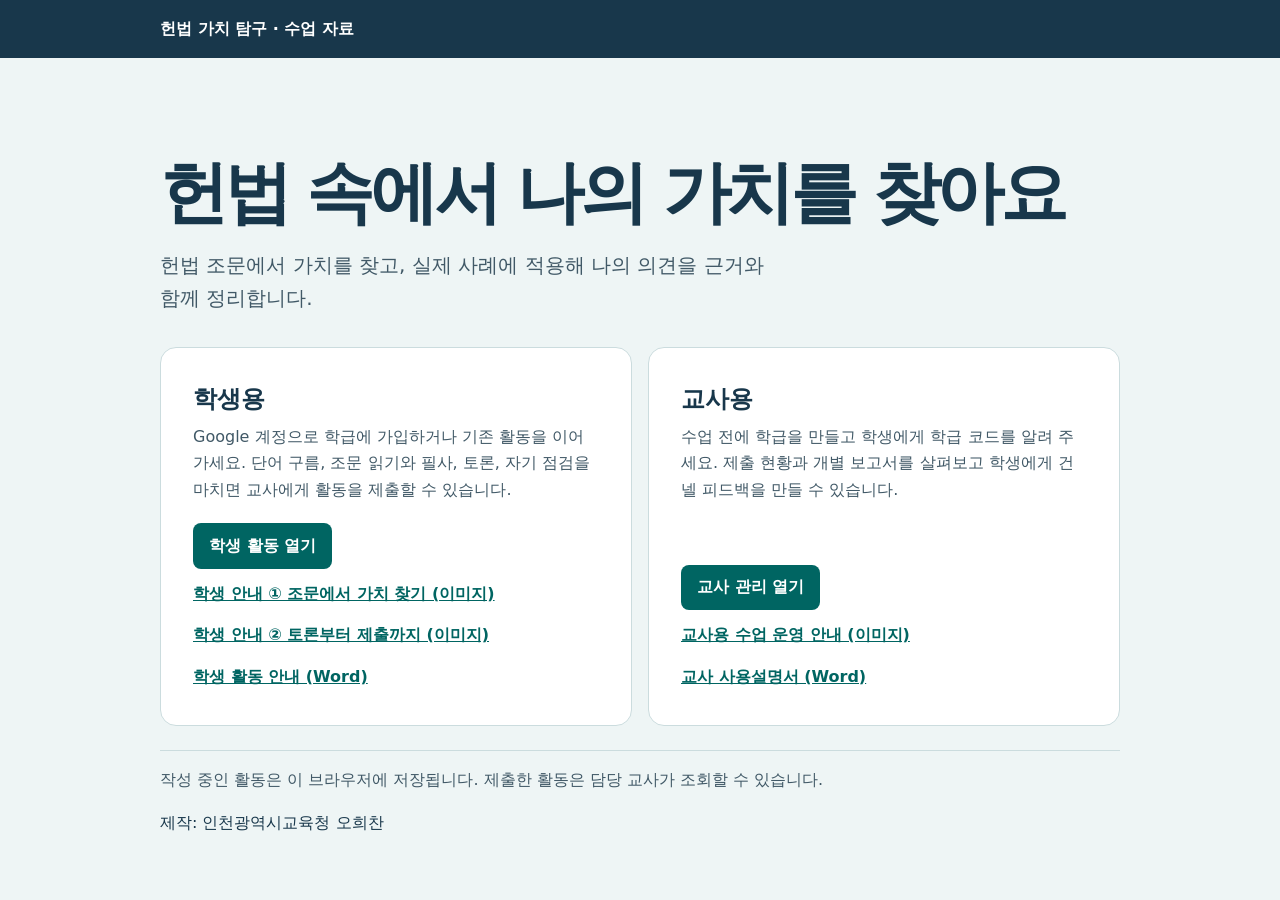
<file: index.html>
<!doctype html>
<html lang="ko">
<head>
<meta charset="utf-8">
<meta name="viewport" content="width=device-width, initial-scale=1">
<meta name="description" content="헌법 가치 탐구 수업의 학생 활동과 교사용 제출 관리를 한곳에서 이용합니다.">
<title>헌법 가치 탐구</title>
<style>
:root{color-scheme:light;--ink:#18374b;--muted:#415967;--accent:#006562;--line:#cbdcde;--background:#eef5f5}
*{box-sizing:border-box}
body{margin:0;background:var(--background);color:var(--ink);font:1rem/1.65 system-ui,"Malgun Gothic",sans-serif}
header{padding:1rem max(1.25rem,calc((100% - 960px)/2));background:var(--ink);color:white;font-weight:750}
main{width:min(960px,100% - 2.5rem);margin:clamp(2.25rem,8vw,6rem) auto 3rem}
h1{font-size:clamp(2.25rem,7vw,4.25rem);line-height:1.15;letter-spacing:-.065em;margin:0 0 1rem}
.lead{font-size:clamp(1.05rem,2.4vw,1.25rem);max-width:38rem;color:var(--muted);margin:0 0 2rem}
.roles{display:grid;grid-template-columns:repeat(2,minmax(0,1fr));gap:1rem}
article{background:#fff;border:1px solid var(--line);border-radius:16px;padding:clamp(1.1rem,4vw,2rem);display:flex;flex-direction:column;align-items:flex-start}
h2{margin:0 0 .3rem;font-size:1.5rem}
article p{margin:0 0 1.25rem;color:var(--muted)}
a{margin-top:auto;display:inline-block;background:var(--accent);padding:.6rem 1rem;border-radius:8px;color:white;font-weight:700;text-decoration:none}
a:hover{background:#004e4b}a:focus-visible{outline:3px solid var(--ink);outline-offset:3px}
aside{margin-top:1.5rem;border-top:1px solid var(--line);padding-top:1rem;color:var(--muted)}
@media(max-width:630px){.roles{grid-template-columns:1fr}}
.guide{margin-top:.55rem;padding:.2rem 0;background:transparent;color:var(--accent);text-decoration:underline}.guide:hover{background:transparent}
</style>
</head>
<body>
<header>헌법 가치 탐구 · 수업 자료</header>
<main>
<h1>헌법 속에서 나의 가치를 찾아요</h1>
<p class="lead">헌법 조문에서 가치를 찾고, 실제 사례에 적용해 나의 의견을 근거와 함께 정리합니다.</p>
<section class="roles" aria-label="사용할 화면 선택">
<article><h2>학생용</h2><p>Google 계정으로 학급에 가입하거나 기존 활동을 이어가세요. 단어 구름, 조문 읽기와 필사, 토론, 자기 점검을 마치면 교사에게 활동을 제출할 수 있습니다.</p><a href="student.html">학생 활동 열기</a><a class="guide" href="guides/student-activity-1.png">학생 안내 ① 조문에서 가치 찾기 (이미지)</a><a class="guide" href="guides/student-activity-2.png">학생 안내 ② 토론부터 제출까지 (이미지)</a><a class="guide" href="guides/student-guide.docx" download>학생 활동 안내 (Word)</a></article>
<article><h2>교사용</h2><p>수업 전에 학급을 만들고 학생에게 학급 코드를 알려 주세요. 제출 현황과 개별 보고서를 살펴보고 학생에게 건넬 피드백을 만들 수 있습니다.</p><a href="teacher.html">교사 관리 열기</a><a class="guide" href="guides/teacher-activity.png">교사용 수업 운영 안내 (이미지)</a><a class="guide" href="guides/teacher-guide.docx" download>교사 사용설명서 (Word)</a></article>
</section>
<aside>작성 중인 활동은 이 브라우저에 저장됩니다. 제출한 활동은 담당 교사가 조회할 수 있습니다.</aside>
<footer><p>제작: 인천광역시교육청 오희찬</p></footer>
</main>
</body>
</html>
</file>
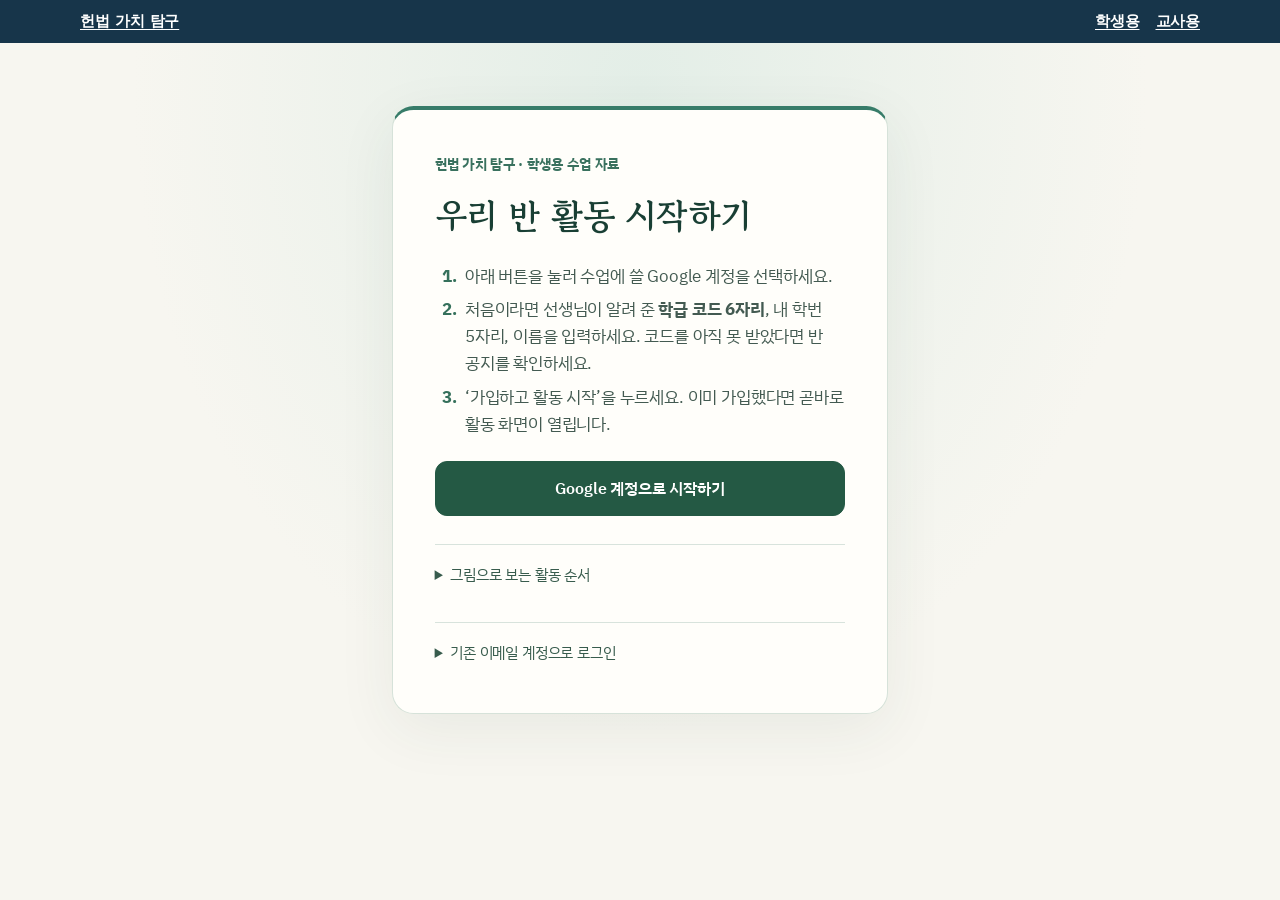
<file: student.html>
<!DOCTYPE html>
<html lang="ko">
<head>
<meta charset="utf-8">
<meta name="viewport" content="width=device-width, initial-scale=1, viewport-fit=cover">
<title>헌법 가치 탐구</title>
<link rel="preconnect" href="https://fonts.googleapis.com">
<link rel="preconnect" href="https://fonts.gstatic.com" crossorigin>
<link href="https://fonts.googleapis.com/css2?family=Gowun+Batang:wght@400;700&family=IBM+Plex+Sans+KR:wght@400;500;600&display=swap" rel="stylesheet">
<style>
:root{
  --paper:#F3F4F7; --surface:#FFFFFF; --ink:#151A2C; --ink-2:#4A5068; --muted:#868CA0; --faint:#C4C8D4;
  --line:#E0E3EA; --value:#2747B5; --value-soft:#E8EDFB; --green:#0B7A5E; --green-soft:#E2F3EC; --red:#C2362B; --red-soft:#FBE9E7;
  --sheet:#FFFDF7; --rule:#EFE6CF; --focus:#2747B5;
  --serif:"Gowun Batang","Noto Serif KR","Batang",serif;
  --sans:"IBM Plex Sans KR","Apple SD Gothic Neo","Malgun Gothic",system-ui,sans-serif;
  color-scheme:light; box-sizing:border-box;
  padding-top:env(safe-area-inset-top,0px); padding-bottom:env(safe-area-inset-bottom,0px);
}
@media (prefers-color-scheme:dark){
  :root:not([data-theme="light"]){
    --paper:#0F121B; --surface:#181C29; --ink:#E9EBF2; --ink-2:#B4B9C9; --muted:#80869A; --faint:#4A5064;
    --line:#2A3042; --value:#93A9FF; --value-soft:#1F2847; --green:#4CC9A1; --green-soft:#12302A; --red:#FF8A80; --red-soft:#3A1E1C;
    --sheet:#1D1F27; --rule:#2C2E38; --focus:#93A9FF; color-scheme:dark;
  }
}
:root[data-theme="dark"]{
  --paper:#0F121B; --surface:#181C29; --ink:#E9EBF2; --ink-2:#B4B9C9; --muted:#80869A; --faint:#4A5064;
  --line:#2A3042; --value:#93A9FF; --value-soft:#1F2847; --green:#4CC9A1; --green-soft:#12302A; --red:#FF8A80; --red-soft:#3A1E1C;
  --sheet:#1D1F27; --rule:#2C2E38; --focus:#93A9FF; color-scheme:dark;
}
*,*::before,*::after{box-sizing:inherit}
html,body{height:100%}
body{margin:0;background:var(--paper);color:var(--ink);font-family:var(--sans);font-size:17px;line-height:1.65;-webkit-font-smoothing:antialiased;word-break:keep-all;overflow-wrap:break-word;letter-spacing:-.01em}
p,h1,h2,h3,dd,li,.idea,.quote,.lead,.hint,.small{text-wrap:pretty}
button,input,textarea,select{font:inherit;color:inherit}
a{color:var(--value)}
:focus-visible{outline:2px solid var(--focus);outline-offset:2px;border-radius:6px}

.app{min-height:100%;display:flex;flex-direction:column;max-width:760px;margin:0 auto;padding:16px 18px 20px}
.top{display:flex;align-items:center;gap:12px;height:40px}
.back{border:0;background:none;cursor:pointer;color:var(--ink-2);padding:6px 8px;border-radius:8px;font-size:.95rem}
.back[hidden]{visibility:hidden;display:block!important}
.bar{flex:1;height:6px;border-radius:99px;background:var(--line);overflow:hidden}
.bar i{display:block;height:100%;width:0;background:var(--ink);transition:width .4s ease}
.stepno{font-size:.82rem;color:var(--muted);min-width:44px;text-align:right}

main{flex:1;display:flex;flex-direction:column;justify-content:flex-start;padding:14px 0 20px}
.screen{animation:in .35s ease both}
@keyframes in{from{opacity:0;transform:translateY(12px)}to{opacity:1;transform:none}}
@media (prefers-reduced-motion:reduce){.screen{animation:none}.bar i{transition:none}}
.kicker{font-size:.88rem;color:var(--muted);margin:0 0 6px}
h1{font-family:var(--serif);font-size:clamp(1.8rem,5vw,2.4rem);line-height:1.3;margin:0 0 8px}
h2{font-family:var(--serif);font-size:clamp(1.35rem,3.6vw,1.7rem);line-height:1.4;margin:0 0 6px}
.lead{color:var(--ink-2);margin:0 0 14px}
.foot{margin-top:auto;padding-top:14px;font-size:.78rem;color:var(--muted);text-align:center}

.btn{border:0;background:var(--ink);color:var(--surface);border-radius:14px;padding:15px 22px;cursor:pointer;font-weight:600;font-size:1.02rem;width:100%}
.btn.ghost{background:var(--surface);color:var(--ink);box-shadow:inset 0 0 0 1px var(--line)}
.btn:disabled{opacity:.35;cursor:not-allowed}
.row{display:flex;gap:10px;margin-top:18px}
.row .btn{flex:1}

.tiles{display:grid;grid-template-columns:repeat(2,1fr);gap:10px}
.tile{border:0;background:var(--surface);box-shadow:inset 0 0 0 1px var(--line);border-radius:16px;padding:16px 14px;text-align:left;cursor:pointer;min-height:86px;display:flex;flex-direction:column;justify-content:space-between;gap:6px}
.tile:hover{box-shadow:inset 0 0 0 2px var(--ink)}
.tile .n{font-size:.8rem;color:var(--muted)}
.tile .t{font-family:var(--serif);font-size:1.15rem;line-height:1.35;font-weight:700}

.idea{font-family:var(--serif);font-size:clamp(1.2rem,3.2vw,1.45rem);line-height:1.65;margin:6px 0 14px;padding:18px 20px;background:var(--surface);border-radius:18px;box-shadow:inset 0 0 0 1px var(--line)}
.chips{display:flex;flex-wrap:wrap;gap:8px}
.chip{border-radius:999px;padding:6px 14px;background:var(--surface);box-shadow:inset 0 0 0 1px var(--line);font-size:.95rem}
.chip.on{background:var(--value);color:var(--surface);box-shadow:none}

#cloud{width:100%;height:300px;display:block;margin:4px 0}
#cloud text{cursor:pointer;transition:fill .25s}
#cloud text:hover,#cloud text:focus{text-decoration:underline;outline:none}
.dots{display:flex;gap:6px;justify-content:center;margin:6px 0 2px}
.dots i{width:10px;height:10px;border-radius:50%;background:var(--line)}
.dots i.on{background:var(--value)}

.vcard{background:var(--surface);border-radius:22px;box-shadow:inset 0 0 0 1px var(--line);padding:28px 22px;text-align:center}
.vcard .word{font-family:var(--serif);font-size:clamp(2.2rem,8vw,3rem);font-weight:700;margin:4px 0 10px}
.pick{display:grid;grid-template-columns:1fr 1fr;gap:10px;margin-top:20px}
.pick button{border:0;border-radius:16px;padding:18px 10px;cursor:pointer;background:var(--paper);box-shadow:inset 0 0 0 1px var(--line);text-align:center}
.pick button b{display:block;font-size:1.1rem}
.pick button span{font-size:.82rem;color:var(--muted)}
.feedback{margin-top:16px;text-align:left;border-radius:14px;padding:14px 16px;font-size:.98rem}
.feedback.ok{background:var(--green-soft)}
.feedback.no{background:var(--red-soft)}
.feedback b{display:block;margin-bottom:4px}
.opts{display:grid;gap:8px;margin-top:12px;text-align:left}
.opt{border:0;border-radius:12px;padding:12px 14px;background:var(--paper);box-shadow:inset 0 0 0 1px var(--line);cursor:pointer;text-align:left;font-size:.95rem}
.opt b{margin-right:6px}
.opt[aria-pressed="true"]{box-shadow:inset 0 0 0 2px var(--value);background:var(--value-soft)}
.quote{font-family:var(--serif);font-size:1rem;line-height:1.85;margin:8px 0 0;white-space:pre-line}
mark{background:#FFE7A0;color:#151A2C;border-radius:2px;padding:0 1px}
input[type=text],textarea{width:100%;border:0;box-shadow:inset 0 0 0 1px var(--line);border-radius:12px;padding:12px 14px;background:var(--surface)}
textarea{resize:vertical;line-height:1.7}
.hint{font-size:.85rem;color:var(--muted);margin:6px 0 0}

.list{display:grid;gap:8px;max-height:52vh;overflow:auto;padding:2px}
.li{border:0;border-radius:14px;padding:12px 14px;background:var(--surface);box-shadow:inset 0 0 0 1px var(--line);cursor:pointer;text-align:left}
.li .r{font-size:.8rem;color:var(--muted)}
.li .p{font-family:var(--serif);font-size:.98rem;display:-webkit-box;-webkit-line-clamp:2;-webkit-box-orient:vertical;overflow:hidden}

/* 필사지 */
.sheet{position:relative;background:var(--sheet);border-radius:18px;padding:22px 24px 26px;box-shadow:0 1px 0 var(--line),inset 0 0 0 1px var(--rule)}
.sheet .ref{font-size:.8rem;color:var(--muted);margin-bottom:6px}
.trace{position:relative;font-family:var(--serif);font-size:clamp(1.2rem,3.6vw,1.45rem);line-height:2.3em;word-break:break-all;white-space:pre-wrap;letter-spacing:.02em;
  background-image:linear-gradient(to bottom,transparent calc(100% - 1px),var(--rule) 0);background-size:100% 2.3em}
.trace .layer{margin:0;padding:0;min-height:2.3em}
.trace .layer .g{color:var(--faint)}
.trace .layer .k{color:var(--ink)}
.trace .layer .x{color:var(--red);background:var(--red-soft);border-radius:3px}
.trace .layer .c{color:var(--ink-2)}
.trace .layer .a{color:var(--ink-2)}
.trace .layer .caret{display:inline-block;width:2px;height:1.15em;margin:0 -1px;vertical-align:-.2em;background:var(--value);animation:blink 1s step-end infinite}
@keyframes blink{50%{opacity:0}}
@media (prefers-reduced-motion:reduce){.trace .layer .caret{animation:none}}
.trace textarea::selection{background:transparent}
.trace textarea{position:absolute;inset:0;width:100%;height:100%;margin:0;padding:0;border:0;box-shadow:none;background:transparent;resize:none;overflow:hidden;
  color:transparent;caret-color:transparent;font:inherit;line-height:inherit;letter-spacing:inherit;word-break:break-all;white-space:pre-wrap;outline:none}
.meter{display:flex;align-items:center;gap:10px;margin-top:12px;font-size:.9rem;color:var(--ink-2)}
.meter .bar i{background:var(--green)}
.done{color:var(--green);font-weight:600}

.seg{display:inline-flex;background:var(--surface);border-radius:12px;padding:4px;box-shadow:inset 0 0 0 1px var(--line);margin-bottom:12px}
.seg button{border:0;background:none;border-radius:9px;padding:8px 16px;cursor:pointer;color:var(--ink-2)}
.seg button[aria-pressed="true"]{background:var(--ink);color:var(--surface)}
.card{background:var(--surface);border-radius:18px;box-shadow:inset 0 0 0 1px var(--line);padding:20px 20px}
.card + .card{margin-top:12px}
.meta{font-size:.82rem;color:var(--muted);display:flex;gap:10px;flex-wrap:wrap;align-items:center}
.res{font-weight:600;border-radius:6px;padding:1px 8px;font-size:.8rem;background:var(--value-soft);color:var(--value)}
.card h3{font-size:1.12rem;line-height:1.45;margin:6px 0 10px}
.card h3 a{color:inherit;text-underline-offset:3px;text-decoration-color:var(--line)}
.kv{display:grid;grid-template-columns:auto 1fr;gap:8px 14px;margin:0}
.kv dt{font-size:.8rem;color:var(--muted);padding-top:3px;white-space:nowrap}
.kv dd{margin:0;font-size:.98rem}
.conflict{border-radius:12px;padding:10px 14px;background:var(--green-soft);font-size:.95rem;margin:0 0 10px}
.conflict b{color:var(--green);margin-right:6px}
details{margin-top:10px}
summary{cursor:pointer;color:var(--ink-2);font-size:.92rem}
.small{font-size:.9rem;color:var(--ink-2)}

.q{border:0;border-radius:16px;padding:16px 18px;background:var(--surface);box-shadow:inset 0 0 0 1px var(--line);cursor:pointer;text-align:left;font-family:var(--serif);font-size:1.08rem;line-height:1.6;width:100%}
.q + .q{margin-top:10px}
.q[aria-pressed="true"]{box-shadow:inset 0 0 0 2px var(--value);background:var(--value-soft)}
.stance{display:grid;grid-template-columns:repeat(3,1fr);gap:8px;margin:12px 0}
.stance button{border:0;border-radius:12px;padding:12px 6px;background:var(--surface);box-shadow:inset 0 0 0 1px var(--line);cursor:pointer;font-weight:600}
.stance button[aria-pressed="true"]{background:var(--ink);color:var(--surface);box-shadow:none}
.count{font-size:.82rem;color:var(--muted);text-align:right}
label.l{display:block;font-weight:600;font-size:.95rem;margin:16px 0 6px}
.code{font-family:ui-monospace,Menlo,Consolas,monospace;font-size:.78rem;word-break:break-all;height:120px}

dialog{border:0;border-radius:20px;padding:0;max-width:620px;width:calc(100% - 28px);max-height:min(78vh,720px);background:var(--surface);color:var(--ink);box-shadow:0 10px 40px rgba(0,0,0,.25)}
dialog::backdrop{background:rgba(10,12,20,.45)}
.dh{display:flex;justify-content:space-between;align-items:center;padding:16px 18px 8px;position:sticky;top:0;background:var(--surface)}
.dh h3{margin:0;font-family:var(--serif)}
.db{padding:0 18px 18px}
.unit{padding:10px 0;border-top:1px solid var(--line)}
.unit .r{font-size:.8rem;color:var(--muted)}
.tips{background:var(--surface);border-radius:14px;box-shadow:inset 0 0 0 1px var(--line);padding:10px 14px;margin:12px 0}
.tips ol{margin:8px 0 2px;padding-left:1.2em;font-size:.93rem;color:var(--ink-2)}
.tips li{margin:6px 0}
.stepbox{display:flex;gap:12px;align-items:flex-start;background:var(--surface);border-radius:16px;box-shadow:inset 0 0 0 1px var(--line);padding:14px 14px;margin-top:10px}
.stepbox .sn{flex:none;display:grid;place-items:center;width:26px;height:26px;border-radius:50%;background:var(--ink);color:var(--surface);font-size:.85rem;font-weight:600}
.artlist{display:grid;gap:8px;max-height:46vh;overflow:auto;padding:2px}
.art{border-radius:12px;padding:10px 12px;background:var(--paper);box-shadow:inset 0 0 0 1px var(--line)}
.art.sel{box-shadow:inset 0 0 0 2px var(--value);background:var(--value-soft)}
.art.clue{box-shadow:inset 0 0 0 2px var(--green)}
.art .r{font-size:.8rem;color:var(--muted)}
.art .cl{color:var(--green);font-weight:600}
.art .quote{white-space:pre-line}
.tk{cursor:pointer;border-radius:4px;padding:1px 0}
.tk:hover{background:var(--line)}
.tk.on{background:#FFE7A0;color:#151A2C}
.methods{display:grid;grid-template-columns:1fr 1fr;gap:8px;margin-top:8px}
.methods button{border:0;border-radius:12px;padding:11px 8px;background:var(--paper);box-shadow:inset 0 0 0 1px var(--line);cursor:pointer;font-size:.93rem}
.methods button[aria-pressed="true"]{background:var(--ink);color:var(--surface);box-shadow:none}
.checks{list-style:none;margin:10px 0 0;padding:0;font-size:.88rem;color:var(--muted);display:grid;gap:2px}
.checks li.ok{color:var(--green)}
.mynote{border-radius:12px;padding:12px 14px;background:var(--value-soft);font-size:.93rem;margin:12px 0}
.mynote b{display:block;font-size:.8rem;color:var(--value);margin-bottom:2px}
.badge{font-size:.75rem;font-weight:600;color:var(--value);margin-left:6px}
.selflist{display:grid;gap:10px;margin-top:6px}
.selfrow{background:var(--surface);border-radius:14px;box-shadow:inset 0 0 0 1px var(--line);padding:12px 14px}
.selfrow p{margin:0 0 8px;font-size:.98rem}
.lv{display:grid;grid-template-columns:repeat(3,1fr);gap:6px}
.lv button{border:0;border-radius:10px;padding:9px 4px;background:var(--paper);box-shadow:inset 0 0 0 1px var(--line);cursor:pointer;font-weight:600}
.lv button[aria-pressed="true"]{background:var(--ink);color:var(--surface);box-shadow:none}
.mycon{display:flex;align-items:center;gap:8px;flex-wrap:wrap;font-family:var(--serif);font-size:1.15rem}
.mycon input{flex:1;min-width:160px;font-family:var(--serif);font-size:1.15rem}
.lk{display:grid;grid-template-columns:repeat(5,1fr);gap:5px}
.lk button{border:0;border-radius:10px;padding:8px 2px;background:var(--paper);box-shadow:inset 0 0 0 1px var(--line);cursor:pointer;display:flex;flex-direction:column;align-items:center;gap:2px}
.lk button b{font-size:1.05rem}
.lk button span{font-size:.68rem;color:var(--muted);line-height:1.2;text-align:center}
.lk button[aria-checked="true"]{background:var(--ink);color:var(--surface);box-shadow:none}
.lk button[aria-checked="true"] span{color:var(--surface)}
.ex{border-top:1px solid var(--line);padding:10px 0 4px}
.ex .tag{display:inline-block;font-size:.72rem;font-weight:600;border-radius:5px;padding:0 6px;background:var(--value-soft);color:var(--value);margin-right:4px}
.idcard{background:var(--surface);border-radius:16px;box-shadow:inset 0 0 0 1px var(--line);padding:16px 16px 12px;margin-top:6px}
.idcard .two{display:grid;grid-template-columns:1fr 1fr;gap:10px}
.code6{font-size:1.6rem;letter-spacing:.35em;text-align:center;font-weight:600;font-variant-numeric:tabular-nums}
.kv{display:grid;grid-template-columns:auto 1fr;gap:4px 14px;margin:0}
.kv dt{font-size:.85rem;color:var(--muted)}
.kv dd{margin:0}
.guide{display:flex;align-items:center;gap:8px;flex-wrap:wrap;margin:10px 0 6px;font-size:.95rem;color:var(--ink-2)}
.gstep{display:inline-grid;place-items:center;width:22px;height:22px;border-radius:50%;background:var(--ink);color:var(--surface);font-size:.78rem;font-weight:600}
.guide .left{margin-left:auto;font-size:.88rem}
.vchips{gap:8px}
.vchip{border:0;border-radius:999px;padding:8px 14px;cursor:pointer;font-size:.95rem;background:var(--surface)}
.vchip.todo{box-shadow:inset 0 0 0 1.5px var(--value);color:var(--value);animation:nudge 2.4s ease-in-out infinite}
.vchip.done{box-shadow:inset 0 0 0 1px var(--line);color:var(--ink-2)}
.vchip.on{background:var(--value);color:var(--surface);box-shadow:none;animation:none}
@keyframes nudge{0%,100%{transform:none}50%{transform:translateY(-2px)}}
@media (prefers-reduced-motion:reduce){.vchip.todo{animation:none}}
.term{border:0;background:none;padding:0;font:inherit;color:inherit;text-decoration:underline dotted var(--value);text-decoration-thickness:2px;text-underline-offset:3px;cursor:help}
.gloss{border:0;background:none;color:var(--ink-2);cursor:pointer;font-size:.85rem;padding:6px 8px;border-radius:8px;white-space:nowrap}
.gloss:hover{background:var(--line)}
.crit{border-radius:12px;padding:10px 12px;background:var(--paper);box-shadow:inset 0 0 0 1px var(--line);margin-top:8px}
.crit .cn{font-weight:600}
.crit .ca{font-size:.85rem;color:var(--muted);margin:2px 0 6px}
.judge{display:grid;grid-template-columns:repeat(3,1fr);gap:6px;margin-bottom:6px}
.judge button{border:0;border-radius:9px;padding:8px 4px;background:var(--surface);box-shadow:inset 0 0 0 1px var(--line);cursor:pointer;font-size:.88rem}
.judge button[aria-pressed="true"]{background:var(--ink);color:var(--surface);box-shadow:none}
.mode{display:inline-flex;background:var(--surface);border-radius:12px;padding:4px;box-shadow:inset 0 0 0 1px var(--line);margin-bottom:12px}
.mode button{border:0;background:none;border-radius:9px;padding:8px 16px;cursor:pointer;color:var(--ink-2)}
.mode button[aria-pressed="true"]{background:var(--ink);color:var(--surface)}
.orig{font-size:.85rem;margin-left:8px;white-space:nowrap}
[hidden]{display:none!important}
@media (min-width:640px){ .tiles{grid-template-columns:repeat(2,1fr)} }
@media (max-width:420px){ .app{padding:12px 14px 16px} .stance{grid-template-columns:1fr} .kv{grid-template-columns:1fr} }
</style>
<style>
.portal-nav{position:relative;z-index:20;display:flex;flex-wrap:wrap;align-items:center;justify-content:space-between;gap:.7rem;background:#17354a;padding:.7rem max(1rem,calc((100% - 1120px)/2));font:600 .95rem system-ui,sans-serif}
.portal-nav div{display:flex;gap:1rem}.portal-nav a{color:white;text-decoration:underline;text-underline-offset:.2em}
[hidden]{display:none!important}
.storage-alert{position:sticky;bottom:0;z-index:100;background:#ffe3a0;color:#332300;padding:.75rem;text-align:center}
@media(max-width:650px){.portal-nav{padding:.65rem 1rem}}
</style><style>
.auth-panel {box-sizing:border-box;width:min(28rem,calc(100% - 2rem));margin:2rem auto;display:grid;gap:1rem}
.auth-panel label,.auth-panel form {display:grid;gap:.5rem}
.auth-panel input {box-sizing:border-box;width:100%;padding:.75rem;font:inherit}
.auth-panel summary {cursor:pointer;padding:.75rem 0}
.auth-panel output:empty {display:none}
</style><link rel="stylesheet" href="access.css"></head>
<body><nav class="portal-nav" aria-label="웹앱 메뉴"><a href="index.html">헌법 가치 탐구</a><div><a href="student.html">학생용</a><a href="teacher.html">교사용</a></div></nav><section id="studentEntry" class="auth-panel"><p class="subject">헌법 가치 탐구 · 학생용 수업 자료</p><h1>우리 반 활동 시작하기</h1>
<ol class="steps"><li>아래 버튼을 눌러 수업에 쓸 Google 계정을 선택하세요.</li><li>처음이라면 선생님이 알려 준 <strong>학급 코드 6자리</strong>, 내 학번 5자리, 이름을 입력하세요. 코드를 아직 못 받았다면 반 공지를 확인하세요.</li><li>‘가입하고 활동 시작’을 누르세요. 이미 가입했다면 곧바로 활동 화면이 열립니다.</li></ol>
<a class="btn" href="https://itmdjlnzspehhrdevonh.supabase.co/auth/v1/authorize?provider=google&amp;redirect_to=https%3A%2F%2Fdhgmlcks15-eng.github.io%2Fconstitution-clas%2Fstudent.html&amp;prompt=select_account">Google 계정으로 시작하기</a><output id="entryStatus" role="status"></output>
<details><summary>그림으로 보는 활동 순서</summary><a href="guides/student-poster.png"><img src="guides/student-poster.png" loading="lazy" width="1055" height="1491" style="display:block;width:100%;height:auto" alt="1. Google 계정 선택 2. 학급 코드 6자리·학번 5자리·이름으로 가입 3. 영역 선택·조문 읽기·의견 쓰기 4. 담당 교사에게 제출 후 제출 완료 확인"></a></details>
<details><summary>기존 이메일 계정으로 로그인</summary><form onsubmit="event.preventDefault();this.querySelector('output').textContent='연결을 준비하고 있습니다. 잠시 뒤에도 계속되면 새로고침해 주세요.'" id="legacyLogin"><p>이메일로 가입한 학생은 아래 정보를 입력하고 로그인을 누르세요. 처음 이용하면 위의 Google 버튼으로 가입하세요.</p>
<label>가입 이메일<input name="email" type="email" autocomplete="username" required></label>
<label>비밀번호<input name="password" type="password" autocomplete="current-password" required></label>
<button class="btn">로그인</button><button class="btn ghost" formnovalidate value="reset">비밀번호 재설정 메일 받기</button><output role="status"></output></form></details></section>
<form onsubmit="event.preventDefault();this.querySelector('output').textContent='연결을 준비하고 있습니다. 잠시 뒤에도 계속되면 새로고침해 주세요.'" id="studentRegistration" class="auth-panel" hidden><h1>학급 가입</h1><p>아래 계정으로 로그인했어요. 선생님이 알려 준 학급 코드와 본인 정보를 입력하세요.</p><p id="studentAccount"></p>
<label>학급 코드<input name="room" inputmode="numeric" pattern="[0-9]{6}" maxlength="6" placeholder="숫자 6자리" required></label>
<label>학번<input name="sid" inputmode="numeric" pattern="[0-9]{5}" maxlength="5" placeholder="숫자 5자리" required></label>
<label>이름<input name="displayName" maxlength="80" autocomplete="name" required></label>
<button class="btn">가입하고 활동 시작</button><button type="button" class="btn ghost" id="studentSwitch">다른 계정 사용</button><output role="status"></output></form>
<form onsubmit="event.preventDefault();this.querySelector('output').textContent='연결을 준비하고 있습니다. 잠시 뒤에도 계속되면 새로고침해 주세요.'" id="recovery" class="auth-panel" hidden><h1>비밀번호 변경</h1><label>새 비밀번호<input type="password" name="newPassword" minlength="8" autocomplete="new-password" required></label><button class="btn">저장</button><output role="status"></output></form><div id="app" hidden><button id="logout" class="btn ghost">로그아웃</button><div class="storage-alert" role="alert" id="storageAlert" hidden></div>
<div class="app">
  <div class="top"><button class="back" id="back" aria-label="이전 단계">← 이전</button><div class="bar"><i id="prog"></i></div><span class="stepno" id="stepno"></span><button class="gloss" id="glossBtn" aria-label="용어 사전">📖 용어</button></div>
  <main id="main" aria-live="polite"></main>
  <div class="foot">제작: 인천광역시교육청 오희찬</div>
</div>
<dialog id="dlg"><div class="dh"><h3 id="dT"></h3><button class="back" id="dX">닫기</button></div><div class="db" id="dB"></div></dialog>

</div><script>
window.addEventListener("error", event => {
  const file = event.filename || event.target?.src || "";
  if (!/classroom\.js|config\.js|supabase\.min\.js/.test(file)) return;
  document.querySelector("#entryStatus").textContent = "로그인 연결을 준비하지 못했습니다. 새로고침 후에도 계속되면 다른 브라우저에서 열어 주세요.";
}, true);
</script><script src="config.js"></script><script src="vendor/supabase.min.js"></script><script src="classroom.js?v=access2"></script><script>
const DATA = {"chapters":["전문","제1장 총강","제2장 국민의 권리와 의무","제3장 국회","제4장 정부","제5장 법원","제6장 헌법재판소","제7장 선거관리","제8장 지방자치","제9장 경제","제10장 헌법개정"],"units":[{"c":0,"a":0,"p":"","t":"유구한 역사와 전통에 빛나는 우리 대한국민은 3·1운동으로 건립된 대한민국임시정부의 법통과 불의에 항거한 4·19민주이념을 계승하고, 조국의 민주개혁과 평화적 통일의 사명에 입각하여 정의·인도와 동포애로써 민족의 단결을 공고히 하고, 모든 사회적 폐습과 불의를 타파하며, 자율과 조화를 바탕으로 자유민주적 기본질서를 더욱 확고히 하여 정치·경제·사회·문화의 모든 영역에 있어서 각인의 기회를 균등히 하고, 능력을 최고도로 발휘하게 하며, 자유와 권리에 따르는 책임과 의무를 완수하게 하여, 안으로는 국민생활의 균등한 향상을 기하고 밖으로는 항구적인 세계평화와 인류공영에 이바지함으로써 우리들과 우리들의 자손의 안전과 자유와 행복을 영원히 확보할 것을 다짐하면서 1948년 7월 12일에 제정되고 8차에 걸쳐 개정된 헌법을 이제 국회의 의결을 거쳐 국민투표에 의하여 개정한다.","n":["역사","전통","대한","국민","운동","건립","대한민국","임시","정부","법통","불의","항거","민주","이념","계승","조국","민주","개혁","평화","통일","사명","입각","정의","인도","동포애","민족","단결","사회","폐습","불의","타파","자율","조화","바탕","자유","민주","기본질서","정치","경제","사회","문화","영역","기회","균등","능력","고도","발휘","자유","권리","책임","의무","완수","국민","생활","균등","향상","세계평화","인류","공영","이바지","자손","안전","자유","행복","확보","다짐","제정","개정","헌법","국회","의결","국민투표","개정"]},{"c":1,"a":1,"p":"①","t":"대한민국은 민주공화국이다.","n":["대한민국","민주공화국"]},{"c":1,"a":1,"p":"②","t":"대한민국의 주권은 국민에게 있고, 모든 권력은 국민으로부터 나온다.","n":["대한민국","주권","국민","권력","국민"]},{"c":1,"a":2,"p":"①","t":"대한민국의 국민이 되는 요건은 법률로 정한다.","n":["대한민국","국민","요건","법률"]},{"c":1,"a":2,"p":"②","t":"국가는 법률이 정하는 바에 의하여 재외국민을 보호할 의무를 진다.","n":["국가","법률","재외국민","보호","의무"]},{"c":1,"a":3,"p":"","t":"대한민국의 영토는 한반도와 그 부속도서로 한다.","n":["대한민국","영토","한반도","부속","도서"]},{"c":1,"a":4,"p":"","t":"대한민국은 통일을 지향하며, 자유민주적 기본질서에 입각한 평화적 통일정책을 수립하고 이를 추진한다.","n":["대한민국","통일","지향","자유","민주","기본질서","입각","평화","통일","정책","수립","추진"]},{"c":1,"a":5,"p":"①","t":"대한민국은 국제평화의 유지에 노력하고 침략적 전쟁을 부인한다.","n":["대한민국","국제평화","유지","노력","침략","전쟁","부인"]},{"c":1,"a":5,"p":"②","t":"국군은 국가의 안전보장과 국토방위의 신성한 의무를 수행함을 사명으로 하며, 그 정치적 중립성은 준수된다.","n":["국군","국가","안전","보장","국토","방위","신성","의무","수행","사명","정치","중립","준수"]},{"c":1,"a":6,"p":"①","t":"헌법에 의하여 체결·공포된 조약과 일반적으로 승인된 국제법규는 국내법과 같은 효력을 가진다.","n":["헌법","체결","공포","조약","일반","승인","국제법규","국내법","효력"]},{"c":1,"a":6,"p":"②","t":"외국인은 국제법과 조약이 정하는 바에 의하여 그 지위가 보장된다.","n":["외국인","국제법","조약","지위","보장"]},{"c":1,"a":7,"p":"①","t":"공무원은 국민전체에 대한 봉사자이며, 국민에 대하여 책임을 진다.","n":["공무원","국민","전체","봉사자","국민","책임"]},{"c":1,"a":7,"p":"②","t":"공무원의 신분과 정치적 중립성은 법률이 정하는 바에 의하여 보장된다.","n":["공무원","신분","정치","중립","법률","보장"]},{"c":1,"a":8,"p":"①","t":"정당의 설립은 자유이며, 복수정당제는 보장된다.","n":["정당","설립","자유","복수정당제","보장"]},{"c":1,"a":8,"p":"②","t":"정당은 그 목적·조직과 활동이 민주적이어야 하며, 국민의 정치적 의사형성에 참여하는데 필요한 조직을 가져야한다.","n":["정당","조직","활동","민주","국민","정치","의사","형성","참여","조직"]},{"c":1,"a":8,"p":"③","t":"정당은 법률이 정하는 바에 의하여 국가의 보호를 받으며, 국가는 법률이 정하는 바에 의하여 정당운영에 필요한 자금을 보조할 수 있다.","n":["정당","법률","국가","보호","국가","법률","정당","운영","자금","보조"]},{"c":1,"a":8,"p":"④","t":"정당의 목적이나 활동이 민주적 기본질서에 위배될 때에는 정부는 헌법재판소에 그 해산을 제소할 수 있고, 정당은 헌법재판소의 심판에 의하여 해산된다.","n":["정당","활동","민주","기본질서","위배","정부","헌법재판소","해산","제소","정당","헌법재판소","심판","해산"]},{"c":1,"a":9,"p":"","t":"국가는 전통문화의 계승·발전과 민족문화의 창달에 노력하여야 한다.","n":["국가","전통문화","계승","발전","민족","문화","창달","노력"]},{"c":2,"a":10,"p":"","t":"모든 국민은 인간으로서의 존엄과 가치를 가지며, 행복을 추구할 권리를 가진다. 국가는 개인이 가지는 불가침의 기본적 인권을 확인하고 이를 보장할 의무를 진다.","n":["국민","인간","존엄","가치","행복","추구","권리","국가","개인","불가침","기본","인권","확인","보장","의무"]},{"c":2,"a":11,"p":"①","t":"모든 국민은 법 앞에 평등하다. 누구든지 성별·종교 또는 사회적 신분에 의하여 정치적·경제적·사회적·문화적 생활의 모든 영역에 있어서 차별을 받지 아니한다.","n":["국민","평등","성별","종교","사회","신분","정치","경제","사회","문화","생활","영역","차별"]},{"c":2,"a":11,"p":"②","t":"사회적 특수계급의 제도는 인정되지 아니하며, 어떠한 형태로도 이를 창설할 수 없다.","n":["사회","특수","계급","제도","인정","형태","창설"]},{"c":2,"a":11,"p":"③","t":"훈장등의 영전은 이를 받은 자에게만 효력이 있고, 어떠한 특권도 이에 따르지 아니한다.","n":["훈장","영전","효력","특권"]},{"c":2,"a":12,"p":"①","t":"모든 국민은 신체의 자유를 가진다. 누구든지 법률에 의하지 아니하고는 체포·구속·압수·수색 또는 심문을 받지 아니하며, 법률과 적법한 절차에 의하지 아니하고는 처벌·보안처분 또는 강제노역을 받지 아니한다.","n":["국민","신체","자유","법률","체포","구속","압수","수색","심문","법률","적법","절차","처벌","보안처분","강제","노역"]},{"c":2,"a":12,"p":"②","t":"모든 국민은 고문을 받지 아니하며, 형사상 자기에게 불리한 진술을 강요당하지 아니한다.","n":["국민","고문","형사","불리","진술","강요"]},{"c":2,"a":12,"p":"③","t":"체포·구속·압수 또는 수색을 할 때에는 적법한 절차에 따라 검사의 신청에 의하여 법관이 발부한 영장을 제시하여야 한다. 다만, 현행범인인 경우와 장기 3년 이상의 형에 해당하는 죄를 범하고 도피 또는 증거인멸의 염려가 있을 때에는 사후에 영장을 청구할 수 있다.","n":["체포","구속","압수","수색","적법","절차","검사","신청","법관","발부","영장","제시","현행범인","장기","도피","증거","인멸","염려","사후","영장","청구"]},{"c":2,"a":12,"p":"④","t":"누구든지 체포 또는 구속을 당한 때에는 즉시 변호인의 조력을 받을 권리를 가진다. 다만, 형사피고인이 스스로 변호인을 구할 수 없을 때에는 법률이 정하는 바에 의하여 국가가 변호인을 붙인다.","n":["체포","구속","즉시","변호인","조력","권리","형사피고인","변호인","법률","국가","변호인"]},{"c":2,"a":12,"p":"⑤","t":"누구든지 체포 또는 구속의 이유와 변호인의 조력을 받을 권리가 있음을 고지받지 아니하고는 체포 또는 구속을 당하지 아니한다. 체포 또는 구속을 당한 자의 가족등 법률이 정하는 자에게는 그 이유와 일시·장소가 지체없이 통지되어야 한다.","n":["체포","구속","변호인","조력","권리","고지","체포","구속","체포","구속","가족","법률","일시","장소","지체","통지"]},{"c":2,"a":12,"p":"⑥","t":"누구든지 체포 또는 구속을 당한 때에는 적부의 심사를 법원에 청구할 권리를 가진다.","n":["체포","구속","심사","법원","청구","권리"]},{"c":2,"a":12,"p":"⑦","t":"피고인의 자백이 고문·폭행·협박·구속의 부당한 장기화 또는 기망 기타의 방법에 의하여 자의로 진술된 것이 아니라고 인정될 때 또는 정식재판에 있어서 피고인의 자백이 그에게 불리한 유일한 증거일 때에는 이를 유죄의 증거로 삼거나 이를 이유로 처벌할 수 없다.","n":["피고인","자백","고문","폭행","협박","구속","부당","장기","자의","진술","인정","정식","재판","피고인","자백","불리","유일","증거","유죄","증거","처벌"]},{"c":2,"a":13,"p":"①","t":"모든 국민은 행위시의 법률에 의하여 범죄를 구성하지 아니하는 행위로 소추되지 아니하며, 동일한 범죄에 대하여 거듭 처벌받지 아니한다.","n":["국민","행위","법률","범죄","구성","행위","소추","동일","범죄","처벌"]},{"c":2,"a":13,"p":"②","t":"모든 국민은 소급입법에 의하여 참정권의 제한을 받거나 재산권을 박탈당하지 아니한다.","n":["국민","소급","입법","참정","제한","재산권","박탈"]},{"c":2,"a":13,"p":"③","t":"모든 국민은 자기의 행위가 아닌 친족의 행위로 인하여 불이익한 처우를 받지 아니한다.","n":["국민","행위","친족","행위","이익","처우"]},{"c":2,"a":14,"p":"","t":"모든 국민은 거주·이전의 자유를 가진다.","n":["국민","거주","자유"]},{"c":2,"a":15,"p":"","t":"모든 국민은 직업선택의 자유를 가진다.","n":["국민","직업","선택","자유"]},{"c":2,"a":16,"p":"","t":"모든 국민은 주거의 자유를 침해받지 아니한다. 주거에 대한 압수나 수색을 할 때에는 검사의 신청에 의하여 법관이 발부한 영장을 제시하여야 한다.","n":["국민","주거","자유","침해","주거","압수","수색","검사","신청","법관","발부","영장","제시"]},{"c":2,"a":17,"p":"","t":"모든 국민은 사생활의 비밀과 자유를 침해받지 아니한다.","n":["국민","사생활","비밀","자유","침해"]},{"c":2,"a":18,"p":"","t":"모든 국민은 통신의 비밀을 침해받지 아니한다.","n":["국민","통신","비밀","침해"]},{"c":2,"a":19,"p":"","t":"모든 국민은 양심의 자유를 가진다.","n":["국민","양심","자유"]},{"c":2,"a":20,"p":"①","t":"모든 국민은 종교의 자유를 가진다.","n":["국민","종교","자유"]},{"c":2,"a":20,"p":"②","t":"국교는 인정되지 아니하며, 종교와 정치는 분리된다.","n":["국교","인정","종교","정치","분리"]},{"c":2,"a":21,"p":"①","t":"모든 국민은 언론·출판의 자유와 집회·결사의 자유를 가진다.","n":["국민","언론","출판","자유","집회","결사","자유"]},{"c":2,"a":21,"p":"②","t":"언론·출판에 대한 허가나 검열과 집회·결사에 대한 허가는 인정되지 아니한다.","n":["언론","출판","허가","검열","집회","결사","허가","인정"]},{"c":2,"a":21,"p":"③","t":"통신·방송의 시설기준과 신문의 기능을 보장하기 위하여 필요한 사항은 법률로 정한다.","n":["통신","방송","시설","기준","신문","기능","보장","법률"]},{"c":2,"a":21,"p":"④","t":"언론·출판은 타인의 명예나 권리 또는 공중도덕이나 사회윤리를 침해하여서는 아니된다. 언론·출판이 타인의 명예나 권리를 침해한 때에는 피해자는 이에 대한 피해의 배상을 청구할 수 있다.","n":["언론","출판","타인","명예","권리","공중도덕","사회","윤리","침해","언론","출판","타인","명예","권리","침해","피해자","피해","배상","청구"]},{"c":2,"a":22,"p":"①","t":"모든 국민은 학문과 예술의 자유를 가진다.","n":["국민","학문","예술","자유"]},{"c":2,"a":22,"p":"②","t":"저작자·발명가·과학기술자와 예술가의 권리는 법률로써 보호한다.","n":["저작","발명가","과학","기술자","예술가","권리","법률","보호"]},{"c":2,"a":23,"p":"①","t":"모든 국민의 재산권은 보장된다. 그 내용과 한계는 법률로 정한다.","n":["국민","재산권","보장","한계","법률"]},{"c":2,"a":23,"p":"②","t":"재산권의 행사는 공공복리에 적합하도록 하여야 한다.","n":["재산권","행사","공공복리","적합"]},{"c":2,"a":23,"p":"③","t":"공공필요에 의한 재산권의 수용·사용 또는 제한 및 그에 대한 보상은 법률로써 하되, 정당한 보상을 지급하여야한다.","n":["공공필요","재산권","수용","사용","제한","보상","법률","보상","지급"]},{"c":2,"a":24,"p":"","t":"모든 국민은 법률이 정하는 바에 의하여 선거권을 가진다.","n":["국민","법률","선거권"]},{"c":2,"a":25,"p":"","t":"모든 국민은 법률이 정하는 바에 의하여 공무담임권을 가진다.","n":["국민","법률","공무담임권"]},{"c":2,"a":26,"p":"①","t":"모든 국민은 법률이 정하는 바에 의하여 국가기관에 문서로 청원할 권리를 가진다.","n":["국민","법률","국가","기관","문서","청원","권리"]},{"c":2,"a":26,"p":"②","t":"국가는 청원에 대하여 심사할 의무를 진다.","n":["국가","청원","심사","의무"]},{"c":2,"a":27,"p":"①","t":"모든 국민은 헌법과 법률이 정한 법관에 의하여 법률에 의한 재판을 받을 권리를 가진다.","n":["국민","헌법","법률","법관","법률","재판","권리"]},{"c":2,"a":27,"p":"②","t":"군인 또는 군무원이 아닌 국민은 대한민국의 영역 안에서는 중대한 군사상 기밀·초병·초소·유독음식물공급 ·포로·군용물에 관한 죄중 법률이 정한 경우와 비상계엄이 선포된 경우를 제외하고는 군사법원의 재판을 받지 아니한다.","n":["군인","군무원","국민","대한민국","영역","중대","군사","기밀","초병","초소","유독","음식물","공급","포로","군용","법률","비상계엄","선포","군사법원","재판"]},{"c":2,"a":27,"p":"③","t":"모든 국민은 신속한 재판을 받을 권리를 가진다. 형사피고인은 상당한 이유가 없는 한 지체없이 공개재판을 받을 권리를 가진다.","n":["국민","신속","재판","권리","형사피고인","상당","지체","공개","재판","권리"]},{"c":2,"a":27,"p":"④","t":"형사피고인은 유죄의 판결이 확정될 때까지는 무죄로 추정된다.","n":["형사피고인","유죄","판결","확정","무죄","추정"]},{"c":2,"a":27,"p":"⑤","t":"형사피해자는 법률이 정하는 바에 의하여 당해 사건의 재판절차에서 진술할 수 있다.","n":["형사피해자","법률","당해","사건","재판","절차","진술"]},{"c":2,"a":28,"p":"","t":"형사피의자 또는 형사피고인으로서 구금되었던 자가 법률이 정하는 불기소처분을 받거나 무죄판결을 받은 때에는 법률이 정하는 바에 의하여 국가에 정당한 보상을 청구할 수 있다.","n":["형사피의자","형사피고인","구금","법률","기소","처분","무죄","판결","법률","국가","보상","청구"]},{"c":2,"a":29,"p":"①","t":"공무원의 직무상 불법행위로 손해를 받은 국민은 법률이 정하는 바에 의하여 국가 또는 공공단체에 정당한 배상을 청구할 수 있다. 이 경우 공무원 자신의 책임은 면제되지 아니한다.","n":["공무원","직무","불법","행위","손해","국민","법률","국가","공공","단체","배상","청구","공무원","자신","책임","면제"]},{"c":2,"a":29,"p":"②","t":"군인·군무원·경찰공무원 기타 법률이 정하는 자가 전투·훈련등 직무집행과 관련하여 받은 손해에 대하여는 법률이 정하는 보상 외에 국가 또는 공공단체에 공무원의 직무상 불법행위로 인한 배상은 청구할 수 없다.","n":["군인","군무원","경찰","공무원","법률","전투","훈련","직무","집행","손해","법률","보상","국가","공공","단체","공무원","직무","불법","행위","배상","청구"]},{"c":2,"a":30,"p":"","t":"타인의 범죄행위로 인하여 생명·신체에 대한 피해를 받은 국민은 법률이 정하는 바에 의하여 국가로부터 구조를 받을 수 있다.","n":["타인","범죄","행위","생명","신체","피해","국민","법률","국가","구조"]},{"c":2,"a":31,"p":"①","t":"모든 국민은 능력에 따라 균등하게 교육을 받을 권리를 가진다.","n":["국민","능력","균등","교육","권리"]},{"c":2,"a":31,"p":"②","t":"모든 국민은 그 보호하는 자녀에게 적어도 초등교육과 법률이 정하는 교육을 받게 할 의무를 진다.","n":["국민","보호","자녀","초등","교육","법률","교육","의무"]},{"c":2,"a":31,"p":"③","t":"의무교육은 무상으로 한다.","n":["의무교육","무상"]},{"c":2,"a":31,"p":"④","t":"교육의 자주성·전문성·정치적 중립성 및 대학의 자율성은 법률이 정하는 바에 의하여 보장된다.","n":["교육","자주","전문","정치","중립","대학","자율","법률","보장"]},{"c":2,"a":31,"p":"⑤","t":"국가는 평생교육을 진흥하여야 한다.","n":["국가","평생교육","진흥"]},{"c":2,"a":31,"p":"⑥","t":"학교교육 및 평생교육을 포함한 교육제도와 그 운영, 교육재정 및 교원의 지위에 관한 기본적인 사항은 법률로 정한다.","n":["학교","교육","평생교육","포함","교육","제도","운영","교육","재정","교원","지위","기본","법률"]},{"c":2,"a":32,"p":"①","t":"모든 국민은 근로의 권리를 가진다. 국가는 사회적·경제적 방법으로 근로자의 고용의 증진과 적정임금의 보장에 노력하여야 하며, 법률이 정하는 바에 의하여 최저임금제를 시행하여야 한다.","n":["국민","근로","권리","국가","사회","경제","근로자","고용","증진","적정","임금","보장","노력","법률","최저임금제","시행"]},{"c":2,"a":32,"p":"②","t":"모든 국민은 근로의 의무를 진다. 국가는 근로의 의무의 내용과 조건을 민주주의원칙에 따라 법률로 정한다.","n":["국민","근로","의무","국가","근로","의무","조건","민주주의","원칙","법률"]},{"c":2,"a":32,"p":"③","t":"근로조건의 기준은 인간의 존엄성을 보장하도록 법률로 정한다.","n":["근로","조건","기준","인간","존엄","보장","법률"]},{"c":2,"a":32,"p":"④","t":"여자의 근로는 특별한 보호를 받으며, 고용·임금 및 근로조건에 있어서 부당한 차별을 받지 아니한다.","n":["여자","근로","특별","보호","고용","임금","근로","조건","부당","차별"]},{"c":2,"a":32,"p":"⑤","t":"연소자의 근로는 특별한 보호를 받는다.","n":["연소자","근로","특별","보호"]},{"c":2,"a":32,"p":"⑥","t":"국가유공자·상이군경 및 전몰군경의 유가족은 법률이 정하는 바에 의하여 우선적으로 근로의 기회를 부여받는다.","n":["국가유공자","상이군경","전몰","군경","유가족","법률","우선","근로","기회","부여"]},{"c":2,"a":33,"p":"①","t":"근로자는 근로조건의 향상을 위하여 자주적인 단결권·단체교섭권 및 단체행동권을 가진다.","n":["근로자","근로","조건","향상","자주","단결권","단체교섭권","단체행동권"]},{"c":2,"a":33,"p":"②","t":"공무원인 근로자는 법률이 정하는 자에 한하여 단결권·단체교섭권 및 단체행동권을 가진다.","n":["공무원","근로자","법률","단결권","단체교섭권","단체행동권"]},{"c":2,"a":33,"p":"③","t":"법률이 정하는 주요방위산업체에 종사하는 근로자의 단체행동권은 법률이 정하는 바에 의하여 이를 제한하거나 인정하지 아니할 수 있다.","n":["법률","주요","방위","산업체","종사","근로자","단체행동권","법률","제한","인정"]},{"c":2,"a":34,"p":"①","t":"모든 국민은 인간다운 생활을 할 권리를 가진다.","n":["국민","인간","생활","권리"]},{"c":2,"a":34,"p":"②","t":"국가는 사회보장·사회복지의 증진에 노력할 의무를 진다.","n":["국가","사회보장","사회복지","증진","노력","의무"]},{"c":2,"a":34,"p":"③","t":"국가는 여자의 복지와 권익의 향상을 위하여 노력하여야 한다.","n":["국가","여자","복지","권익","향상","노력"]},{"c":2,"a":34,"p":"④","t":"국가는 노인과 청소년의 복지향상을 위한 정책을 실시할 의무를 진다.","n":["국가","노인","청소년","복지","향상","정책","실시","의무"]},{"c":2,"a":34,"p":"⑤","t":"신체장애자 및 질병·노령 기타의 사유로 생활능력이 없는 국민은 법률이 정하는 바에 의하여 국가의 보호를 받는다.","n":["신체","장애자","질병","노령","생활","능력","국민","법률","국가","보호"]},{"c":2,"a":34,"p":"⑥","t":"국가는 재해를 예방하고 그 위험으로부터 국민을 보호하기 위하여 노력하여야 한다.","n":["국가","재해","예방","위험","국민","보호","노력"]},{"c":2,"a":35,"p":"①","t":"모든 국민은 건강하고 쾌적한 환경에서 생활할 권리를 가지며, 국가와 국민은 환경보전을 위하여 노력하여야한다.","n":["국민","건강","환경","생활","권리","국가","국민","환경","보전","노력"]},{"c":2,"a":35,"p":"②","t":"환경권의 내용과 행사에 관하여는 법률로 정한다.","n":["환경권","행사","법률"]},{"c":2,"a":35,"p":"③","t":"국가는 주택개발정책등을 통하여 모든 국민이 쾌적한 주거생활을 할 수 있도록 노력하여야 한다.","n":["국가","주택","개발","정책","국민","주거","생활","노력"]},{"c":2,"a":36,"p":"①","t":"혼인과 가족생활은 개인의 존엄과 양성의 평등을 기초로 성립되고 유지되어야 하며, 국가는 이를 보장한다.","n":["혼인","가족","생활","개인","존엄","양성","평등","기초","성립","유지","국가","보장"]},{"c":2,"a":36,"p":"②","t":"국가는 모성의 보호를 위하여 노력하여야 한다.","n":["국가","모성","보호","노력"]},{"c":2,"a":36,"p":"③","t":"모든 국민은 보건에 관하여 국가의 보호를 받는다.","n":["국민","보건","국가","보호"]},{"c":2,"a":37,"p":"①","t":"국민의 자유와 권리는 헌법에 열거되지 아니한 이유로 경시되지 아니한다.","n":["국민","자유","권리","헌법","열거","경시"]},{"c":2,"a":37,"p":"②","t":"국민의 모든 자유와 권리는 국가안전보장·질서유지 또는 공공복리를 위하여 필요한 경우에 한하여 법률로써 제한할 수 있으며, 제한하는 경우에도 자유와 권리의 본질적인 내용을 침해할 수 없다.","n":["국민","자유","권리","국가안전보장","질서","유지","공공복리","법률","제한","제한","자유","권리","본질","침해"]},{"c":2,"a":38,"p":"","t":"모든 국민은 법률이 정하는 바에 의하여 납세의 의무를 진다.","n":["국민","법률","납세","의무"]},{"c":2,"a":39,"p":"①","t":"모든 국민은 법률이 정하는 바에 의하여 국방의 의무를 진다.","n":["국민","법률","국방","의무"]},{"c":2,"a":39,"p":"②","t":"누구든지 병역의무의 이행으로 인하여 불이익한 처우를 받지 아니한다.","n":["병역","의무","이행","이익","처우"]},{"c":3,"a":40,"p":"","t":"입법권은 국회에 속한다.","n":["입법","국회"]},{"c":3,"a":41,"p":"①","t":"국회는 국민의 보통·평등·직접·비밀선거에 의하여 선출된 국회의원으로 구성한다.","n":["국회","국민","보통","평등","직접","비밀","선거","선출","국회의원","구성"]},{"c":3,"a":41,"p":"②","t":"국회의원의 수는 법률로 정하되, 200인 이상으로 한다.","n":["국회의원","법률"]},{"c":3,"a":41,"p":"③","t":"국회의원의 선거구와 비례대표제 기타 선거에 관한 사항은 법률로 정한다.","n":["국회의원","선거구","비례대표제","선거","법률"]},{"c":3,"a":42,"p":"","t":"국회의원의 임기는 4년으로 한다.","n":["국회의원","임기"]},{"c":3,"a":43,"p":"","t":"국회의원은 법률이 정하는 직을 겸할 수 없다.","n":["국회의원","법률"]},{"c":3,"a":44,"p":"①","t":"국회의원은 현행범인인 경우를 제외하고는 회기 중 국회의 동의없이 체포 또는 구금되지 아니한다.","n":["국회의원","현행범인","회기","국회","동의","체포","구금"]},{"c":3,"a":44,"p":"②","t":"국회의원이 회기 전에 체포 또는 구금된 때에는 현행범인이 아닌 한 국회의 요구가 있으면 회기 중 석방된다.","n":["국회의원","회기","체포","구금","현행범인","국회","요구","회기","석방"]},{"c":3,"a":45,"p":"","t":"국회의원은 국회에서 직무상 행한 발언과 표결에 관하여 국회 외에서 책임을 지지 아니한다.","n":["국회의원","국회","직무","발언","표결","국회","책임"]},{"c":3,"a":46,"p":"①","t":"국회의원은 청렴의 의무가 있다.","n":["국회의원","청렴","의무"]},{"c":3,"a":46,"p":"②","t":"국회의원은 국가이익을 우선하여 양심에 따라 직무를 행한다.","n":["국회의원","국가","이익","우선","양심","직무"]},{"c":3,"a":46,"p":"③","t":"국회의원은 그 지위를 남용하여 국가·공공단체 또는 기업체와의 계약이나 그 처분에 의하여 재산상의 권리·이익 또는 직위를 취득하거나 타인을 위하여 그 취득을 알선할 수 없다.","n":["국회의원","지위","남용","국가","공공","단체","기업체","계약","처분","재산","권리","이익","직위","취득","타인","취득","알선"]},{"c":3,"a":47,"p":"①","t":"국회의 정기회는 법률이 정하는 바에 의하여 매년 1회 집회되며, 국회의 임시회는 대통령 또는 국회재적의원 4분의 1 이상의 요구에 의하여 집회된다.","n":["국회","정기","법률","집회","국회","임시회","대통령","국회","재적의원","요구","집회"]},{"c":3,"a":47,"p":"②","t":"정기회의 회기는 100일을, 임시회의 회기는 30일을 초과할 수 없다.","n":["정기","회의","회기","임시회","회기","초과"]},{"c":3,"a":47,"p":"③","t":"대통령이 임시회의 집회를 요구할 때에는 기간과 집회요구의 이유를 명시하여야 한다.","n":["대통령","임시","회의","집회","요구","집회","요구","명시"]},{"c":3,"a":48,"p":"","t":"국회는 의장 1인과 부의장 2인을 선출한다.","n":["국회","의장","부의장","선출"]},{"c":3,"a":49,"p":"","t":"국회는 헌법 또는 법률에 특별한 규정이 없는 한 재적의원 과반수의 출석과 출석의원 과반수의 찬성으로 의결한다. 가부동수인 때에는 부결된 것으로 본다.","n":["국회","헌법","법률","특별","재적의원","과반수","출석","출석의원","과반수","찬성","의결","가부","동수","부결"]},{"c":3,"a":50,"p":"①","t":"국회의 회의는 공개한다. 다만, 출석의원 과반수의 찬성이 있거나 의장이 국가의 안전보장을 위하여 필요하다고 인정할 때에는 공개하지 아니할 수 있다.","n":["국회","회의","공개","출석의원","과반수","찬성","의장","국가","안전","보장","인정","공개"]},{"c":3,"a":50,"p":"②","t":"공개하지 아니한 회의내용의 공표에 관하여는 법률이 정하는 바에 의한다.","n":["공개","회의","공표","법률"]},{"c":3,"a":51,"p":"","t":"국회에 제출된 법률안 기타의 의안은 회기 중에 의결되지 못한 이유로 폐기되지 아니한다. 다만, 국회의원의 임기가 만료된 때에는 그러하지 아니하다.","n":["국회","제출","법률안","의안","회기","의결","폐기","국회의원","임기","만료"]},{"c":3,"a":52,"p":"","t":"국회의원과 정부는 법률안을 제출할 수 있다.","n":["국회의원","정부","법률안","제출"]},{"c":3,"a":53,"p":"①","t":"국회에서 의결된 법률안은 정부에 이송되어 15일 이내에 대통령이 공포한다.","n":["국회","의결","법률안","정부","이송","이내","대통령","공포"]},{"c":3,"a":53,"p":"②","t":"법률안에 이의가 있을 때에는 대통령은 제1항의 기간내에 이의서를 붙여 국회로 환부하고, 그 재의를 요구할 수 있다. 국회의 폐회 중에도 또한 같다.","n":["법률안","이의","대통령","이의","국회","환부","재의","요구","국회","폐회"]},{"c":3,"a":53,"p":"③","t":"대통령은 법률안의 일부에 대하여 또는 법률안을 수정하여 재의를 요구할 수 없다.","n":["대통령","법률안","일부","법률안","수정","재의","요구"]},{"c":3,"a":53,"p":"④","t":"재의의 요구가 있을 때에는 국회는 재의에 붙이고, 재적의원 과반수의 출석과 출석의원 3분의 2 이상의 찬성으로 전과 같은 의결을 하면 그 법률안은 법률로서 확정된다.","n":["재의","요구","국회","재의","재적의원","과반수","출석","출석의원","찬성","의결","법률안","법률","확정"]},{"c":3,"a":53,"p":"⑤","t":"대통령이 제1항의 기간 내에 공포나 재의의 요구를 하지 아니한 때에도 그 법률안은 법률로서 확정된다.","n":["대통령","공포","재의","요구","법률안","법률","확정"]},{"c":3,"a":53,"p":"⑥","t":"대통령은 제4항과 제5항의 규정에 의하여 확정된 법률을 지체없이 공포하여야 한다. 제5항에 의하여 법률이 확정된 후 또는 제4항에 의한 확정법률이 정부에 이송된 후 5일 이내에 대통령이 공포하지 아니할 때에는 국회의장이 이를 공포한다.","n":["대통령","확정","법률","지체","공포","법률","확정","확정","법률","정부","이송","이내","대통령","공포","국회의장","공포"]},{"c":3,"a":53,"p":"⑦","t":"법률은 특별한 규정이 없는 한 공포한 날로부터 20일을 경과함으로써 효력을 발생한다.","n":["법률","특별","공포","경과","효력","발생"]},{"c":3,"a":54,"p":"①","t":"국회는 국가의 예산안을 심의·확정한다.","n":["국회","국가","예산안","심의","확정"]},{"c":3,"a":54,"p":"②","t":"정부는 회계연도마다 예산안을 편성하여 회계연도 개시 90일 전까지 국회에 제출하고, 국회는 회계연도 개시 30일 전까지 이를 의결하여야 한다.","n":["정부","회계","연도","예산안","편성","회계","연도","개시","국회","제출","국회","회계","연도","개시","의결"]},{"c":3,"a":54,"p":"③","t":"새로운 회계연도가 개시될 때까지 예산안이 의결되지 못한 때에는 정부는 국회에서 예산안이 의결될 때까지 다음의 목적을 위한 경비는 전년도 예산에 준하여 집행할 수 있다.\n1. 헌법이나 법률에 의하여 설치된 기관 또는 시설의 유지·운영\n2. 법률상 지출의무의 이행\n3. 이미 예산으로 승인된 사업의 계속","n":["회계","연도","개시","예산안","의결","정부","국회","예산안","의결","경비","전년도","예산","집행","헌법","법률","설치","기관","시설","유지","운영","법률","지출","의무","이행","예산","승인","사업"]},{"c":3,"a":55,"p":"①","t":"한 회계연도를 넘어 계속하여 지출할 필요가 있을 때에는 정부는 연한을 정하여 계속비로서 국회의 의결을 얻어야 한다.","n":["회계","연도","계속","지출","정부","연한","계속비","국회","의결"]},{"c":3,"a":55,"p":"②","t":"예비비는 총액으로 국회의 의결을 얻어야 한다. 예비비의 지출은 차기국회의 승인을 얻어야 한다.","n":["예비비","총액","국회","의결","예비비","지출","차기","국회","승인"]},{"c":3,"a":56,"p":"","t":"정부는 예산에 변경을 가할 필요가 있을 때에는 추가경정예산안을 편성하여 국회에 제출할 수 있다.","n":["정부","예산","변경","추가경정예산안","편성","국회","제출"]},{"c":3,"a":57,"p":"","t":"국회는 정부의 동의 없이 정부가 제출한 지출예산 각항의 금액을 증가하거나 새 비목을 설치할 수 없다.","n":["국회","정부","동의","정부","제출","지출","예산","금액","증가","비목","설치"]},{"c":3,"a":58,"p":"","t":"국채를 모집하거나 예산 외에 국가의 부담이 될 계약을 체결하려 할 때에는 정부는 미리 국회의 의결을 얻어야한다.","n":["국채","모집","예산","국가","부담","계약","체결","정부","국회","의결"]},{"c":3,"a":59,"p":"","t":"조세의 종목과 세율은 법률로 정한다.","n":["조세","종목","세율","법률"]},{"c":3,"a":60,"p":"①","t":"국회는 상호원조 또는 안전보장에 관한 조약, 중요한 국제조직에 관한 조약, 우호통상항해조약, 주권의 제약에 관한 조약, 강화조약, 국가나 국민에게 중대한 재정적 부담을 지우는 조약 또는 입법사항에 관한 조약의 체결·비준에 대한 동의권을 가진다.","n":["국회","원조","안전","보장","조약","중요","국제","조직","조약","우호","통상","항해","조약","주권","제약","조약","강화","조약","국가","국민","중대","재정","부담","조약","입법","조약","체결","비준","동의"]},{"c":3,"a":60,"p":"②","t":"국회는 선전포고, 국군의 외국에의 파견 또는 외국군대의 대한민국 영역 안에서의 주류에 대한 동의권을 가진다.","n":["국회","선전","포고","국군","외국","파견","외국","군대","대한민국","영역","주류","동의"]},{"c":3,"a":61,"p":"①","t":"국회는 국정을 감사하거나 특정한 국정사안에 대하여 조사할 수 있으며, 이에 필요한 서류의 제출 또는 증인의 출석과 증언이나 의견의 진술을 요구할 수 있다.","n":["국회","국정","감사","특정","국정","사안","조사","서류","제출","증인","출석","증언","의견","진술","요구"]},{"c":3,"a":61,"p":"②","t":"국정감사 및 조사에 관한 절차 기타 필요한 사항은 법률로 정한다.","n":["국정감사","조사","절차","법률"]},{"c":3,"a":62,"p":"①","t":"국무총리·국무위원 또는 정부위원은 국회나 그 위원회에 출석하여 국정처리상황을 보고하거나 의견을 진술하고 질문에 응답할 수 있다.","n":["국무총리","국무위원","정부위원","국회","위원회","출석","국정","처리","상황","보고","의견","진술","질문","응답"]},{"c":3,"a":62,"p":"②","t":"국회나 그 위원회의 요구가 있을 때에는 국무총리·국무위원 또는 정부위원은 출석·답변하여야 하며, 국무총리 또는 국무위원이 출석요구를 받은 때에는 국무위원 또는 정부위원으로 하여금 출석·답변하게 할 수 있다.","n":["국회","위원회","요구","국무총리","국무위원","정부위원","출석","답변","국무총리","국무위원","출석","요구","국무위원","정부위원","출석","답변"]},{"c":3,"a":63,"p":"①","t":"국회는 국무총리 또는 국무위원의 해임을 대통령에게 건의할 수 있다.","n":["국회","국무총리","국무위원","해임","대통령","건의"]},{"c":3,"a":63,"p":"②","t":"제1항의 해임건의는 국회재적의원 3분의 1 이상의 발의에 의하여 국회재적의원 과반수의 찬성이 있어야 한다.","n":["해임","건의","국회","재적의원","발의","국회","재적의원","과반수","찬성"]},{"c":3,"a":64,"p":"①","t":"국회는 법률에 저촉되지 아니하는 범위 안에서 의사와 내부규율에 관한 규칙을 제정할 수 있다.","n":["국회","법률","저촉","의사","내부","규율","규칙","제정"]},{"c":3,"a":64,"p":"②","t":"국회는 의원의 자격을 심사하며, 의원을 징계할 수 있다.","n":["국회","의원","자격","심사","의원","징계"]},{"c":3,"a":64,"p":"③","t":"의원을 제명하려면 국회재적의원 3분의 2 이상의 찬성이 있어야 한다.","n":["의원","제명","국회","재적의원","찬성"]},{"c":3,"a":64,"p":"④","t":"제2항과 제3항의 처분에 대하여는 법원에 제소할 수 없다.","n":["처분","법원","제소"]},{"c":3,"a":65,"p":"①","t":"대통령·국무총리·국무위원·행정각부의 장·헌법재판소 재판관·법관·중앙선거관리위원회 위원·감사원장·감사위원 기타 법률이 정한 공무원이 그 직무집행에 있어서 헌법이나 법률을 위배한 때에는 국회는 탄핵의 소추를 의결할 수 있다.","n":["대통령","국무총리","국무위원","행정각부","헌법재판소","재판관","법관","중앙선거관리위원회","위원","감사원장","감사위원","법률","공무원","직무","집행","헌법","법률","위배","국회","탄핵","소추","의결"]},{"c":3,"a":65,"p":"②","t":"제1항의 탄핵소추는 국회재적의원 3분의 1 이상의 발의가 있어야 하며, 그 의결은 국회재적의원 과반수의 찬성이 있어야 한다. 다만, 대통령에 대한 탄핵소추는 국회재적의원 과반수의 발의와 국회재적의원 3분의 2 이상의 찬성이 있어야 한다.","n":["탄핵소추","국회","재적의원","발의","의결","국회","재적의원","과반수","찬성","대통령","탄핵소추","국회","재적의원","과반수","발의","국회","재적의원","찬성"]},{"c":3,"a":65,"p":"③","t":"탄핵소추의 의결을 받은 자는 탄핵심판이 있을 때까지 그 권한행사가 정지된다.","n":["탄핵소추","의결","탄핵심판","권한","행사","정지"]},{"c":3,"a":65,"p":"④","t":"탄핵결정은 공직으로부터 파면함에 그친다. 그러나, 이에 의하여 민사상이나 형사상의 책임이 면제되지는 아니한다.","n":["탄핵","결정","공직","파면","민사","형사","책임","면제"]},{"c":4,"a":66,"p":"①","t":"대통령은 국가의 원수이며, 외국에 대하여 국가를 대표한다.","n":["대통령","국가","원수","외국","국가","대표"]},{"c":4,"a":66,"p":"②","t":"대통령은 국가의 독립·영토의 보전·국가의 계속성과 헌법을 수호할 책무를 진다.","n":["대통령","국가","독립","영토","보전","국가","계속","헌법","수호","책무"]},{"c":4,"a":66,"p":"③","t":"대통령은 조국의 평화적 통일을 위한 성실한 의무를 진다.","n":["대통령","조국","평화","통일","성실","의무"]},{"c":4,"a":66,"p":"④","t":"행정권은 대통령을 수반으로 하는 정부에 속한다.","n":["행정","대통령","수반","정부"]},{"c":4,"a":67,"p":"①","t":"대통령은 국민의 보통·평등·직접·비밀선거에 의하여 선출한다.","n":["대통령","국민","보통","평등","직접","비밀","선거","선출"]},{"c":4,"a":67,"p":"②","t":"제1항의 선거에 있어서 최고득표자가 2인 이상인 때에는 국회의 재적의원 과반수가 출석한 공개회의에서 다수표를 얻은 자를 당선자로 한다.","n":["선거","최고","득표자","국회","재적의원","과반수","출석","공개","회의","다수","당선자"]},{"c":4,"a":67,"p":"③","t":"대통령후보자가 1인일 때에는 그 득표수가 선거권자 총수의 3분의 1 이상이 아니면 대통령으로 당선될 수 없다.","n":["대통령","후보자","득표","선거권","총수","대통령","당선"]},{"c":4,"a":67,"p":"④","t":"대통령으로 선거될 수 있는 자는 국회의원의 피선거권이 있고 선거일 현재 40세에 달하여야 한다.","n":["대통령","선거","국회의원","피선거권","선거"]},{"c":4,"a":67,"p":"⑤","t":"대통령의 선거에 관한 사항은 법률로 정한다.","n":["대통령","선거","법률"]},{"c":4,"a":68,"p":"①","t":"대통령의 임기가 만료되는 때에는 임기만료 70일 내지 40일 전에 후임자를 선거한다.","n":["대통령","임기","만료","임기","만료","후임자","선거"]},{"c":4,"a":68,"p":"②","t":"대통령이 궐위된 때 또는 대통령 당선자가 사망하거나 판결 기타의 사유로 그 자격을 상실한 때에는 60일 이내에 후임자를 선거한다.","n":["대통령","궐위","대통령","당선자","사망","판결","자격","상실","이내","후임자","선거"]},{"c":4,"a":69,"p":"","t":"대통령은 취임에 즈음하여 다음의 선서를 한다.“나는 헌법을 준수하고 국가를 보위하며 조국의 평화적 통일과 국민의 자유와 복리의 증진 및 민족문화의 창달에 노력하여 대통령으로서의 직책을 성실히 수행할 것을 국민 앞에 엄숙히 선서합니다.”","n":["대통령","취임","선서","헌법","준수","국가","보위","조국","평화","통일","국민","자유","복리","증진","민족","문화","창달","노력","대통령","직책","수행","국민","선서"]},{"c":4,"a":70,"p":"","t":"대통령의 임기는 5년으로 하며, 중임할 수 없다.","n":["대통령","임기","중임"]},{"c":4,"a":71,"p":"","t":"대통령이 궐위되거나 사고로 인하여 직무를 수행할 수 없을 때에는 국무총리, 법률이 정한 국무위원의 순서로 그 권한을 대행한다.","n":["대통령","궐위","사고","직무","수행","국무총리","법률","국무위원","순서","권한","대행"]},{"c":4,"a":72,"p":"","t":"대통령은 필요하다고 인정할 때에는 외교·국방·통일 기타 국가안위에 관한 중요정책을 국민투표에 붙일 수 있다.","n":["대통령","인정","외교","국방","통일","국가","안위","중요","정책","국민투표"]},{"c":4,"a":73,"p":"","t":"대통령은 조약을 체결·비준하고, 외교사절을 신임·접수 또는 파견하며, 선전포고와 강화를 한다.","n":["대통령","조약","체결","비준","외교","사절","신임","접수","파견","선전","포고","강화"]},{"c":4,"a":74,"p":"①","t":"대통령은 헌법과 법률이 정하는 바에 의하여 국군을 통수한다.","n":["대통령","헌법","법률","통수"]},{"c":4,"a":74,"p":"②","t":"국군의 조직과 편성은 법률로 정한다.","n":["국군","조직","편성","법률"]},{"c":4,"a":75,"p":"","t":"대통령은 법률에서 구체적으로 범위를 정하여 위임받은 사항과 법률을 집행하기 위하여 필요한 사항에 관하여 대통령령을 발할 수 있다.","n":["대통령","법률","구체","위임","법률","집행","대통령령"]},{"c":4,"a":76,"p":"①","t":"대통령은 내우·외환·천재·지변 또는 중대한 재정·경제상의 위기에 있어서 국가의 안전보장 또는 공공의 안녕질서를 유지하기 위하여 긴급한 조치가 필요하고 국회의 집회를 기다릴 여유가 없을 때에 한하여 최소한으로 필요한 재정·경제상의 처분을 하거나 이에 관하여 법률의 효력을 가지는 명령을 발할 수 있다.","n":["대통령","내우","외환","천재","지변","중대","재정","경제","위기","국가","안전","보장","공공","안녕","질서","유지","긴급","조치","국회","집회","여유","최소한","재정","경제","처분","법률","효력","명령"]},{"c":4,"a":76,"p":"②","t":"대통령은 국가의 안위에 관계되는 중대한 교전상태에 있어서 국가를 보위하기 위하여 긴급한 조치가 필요하고 국회의 집회가 불가능한 때에 한하여 법률의 효력을 가지는 명령을 발할 수 있다.","n":["대통령","국가","안위","관계","중대","교전","상태","국가","보위","긴급","조치","국회","집회","가능","법률","효력","명령"]},{"c":4,"a":76,"p":"③","t":"대통령은 제1항과 제2항의 처분 또는 명령을 한 때에는 지체없이 국회에 보고하여 그 승인을 얻어야 한다.","n":["대통령","처분","명령","지체","국회","보고","승인"]},{"c":4,"a":76,"p":"④","t":"제3항의 승인을 얻지 못한 때에는 그 처분 또는 명령은 그때부터 효력을 상실한다. 이 경우 그 명령에 의하여 개정 또는 폐지되었던 법률은 그 명령이 승인을 얻지 못한 때부터 당연히 효력을 회복한다.","n":["승인","처분","명령","그때","효력","상실","명령","개정","폐지","법률","명령","승인","효력","회복"]},{"c":4,"a":76,"p":"⑤","t":"대통령은 제3항과 제4항의 사유를 지체없이 공포하여야 한다.","n":["대통령","지체","공포"]},{"c":4,"a":77,"p":"①","t":"대통령은 전시·사변 또는 이에 준하는 국가비상사태에 있어서 병력으로써 군사상의 필요에 응하거나 공공의 안녕질서를 유지할 필요가 있을 때에는 법률이 정하는 바에 의하여 계엄을 선포할 수 있다.","n":["대통령","전시","사변","국가","비상사태","병력","군사","공공","안녕","질서","유지","법률","계엄","선포"]},{"c":4,"a":77,"p":"②","t":"계엄은 비상계엄과 경비계엄으로 한다.","n":["계엄","비상계엄","경비계엄"]},{"c":4,"a":77,"p":"③","t":"비상계엄이 선포된 때에는 법률이 정하는 바에 의하여 영장제도, 언론·출판·집회·결사의 자유, 정부나 법원의 권한에 관하여 특별한 조치를 할 수 있다.","n":["비상계엄","선포","법률","영장","제도","언론","출판","집회","결사","자유","정부","법원","권한","특별","조치"]},{"c":4,"a":77,"p":"④","t":"계엄을 선포한 때에는 대통령은 지체없이 국회에 통고하여야 한다.","n":["계엄","선포","대통령","지체","국회","통고"]},{"c":4,"a":77,"p":"⑤","t":"국회가 재적의원 과반수의 찬성으로 계엄의 해제를 요구한 때에는 대통령은 이를 해제하여야 한다.","n":["국회","재적의원","과반수","찬성","계엄","해제","요구","대통령","해제"]},{"c":4,"a":78,"p":"","t":"대통령은 헌법과 법률이 정하는 바에 의하여 공무원을 임면한다.","n":["대통령","헌법","법률","공무원","임면"]},{"c":4,"a":79,"p":"①","t":"대통령은 법률이 정하는 바에 의하여 사면·감형 또는 복권을 명할 수 있다.","n":["대통령","법률","사면","감형","복권"]},{"c":4,"a":79,"p":"②","t":"일반사면을 명하려면 국회의 동의를 얻어야 한다.","n":["일반사면","국회","동의"]},{"c":4,"a":79,"p":"③","t":"사면·감형 및 복권에 관한 사항은 법률로 정한다.","n":["사면","감형","복권","법률"]},{"c":4,"a":80,"p":"","t":"대통령은 법률이 정하는 바에 의하여 훈장 기타의 영전을 수여한다.","n":["대통령","법률","훈장","영전","수여"]},{"c":4,"a":81,"p":"","t":"대통령은 국회에 출석하여 발언하거나 서한으로 의견을 표시할 수 있다.","n":["대통령","국회","출석","발언","서한","의견","표시"]},{"c":4,"a":82,"p":"","t":"대통령의 국법상 행위는 문서로써 하며, 이 문서에는 국무총리와 관계 국무위원이 부서한다. 군사에 관한 것도 또한 같다.","n":["대통령","행위","문서","문서","국무총리","관계","국무위원","부서","군사"]},{"c":4,"a":83,"p":"","t":"대통령은 국무총리·국무위원·행정각부의 장 기타 법률이 정하는 공사의 직을 겸할 수 없다.","n":["대통령","국무총리","국무위원","행정각부","법률","공사"]},{"c":4,"a":84,"p":"","t":"대통령은 내란 또는 외환의 죄를 범한 경우를 제외하고는 재직 중 형사상의 소추를 받지 아니한다.","n":["대통령","내란","외환","재직","형사","소추"]},{"c":4,"a":85,"p":"","t":"전직대통령의 신분과 예우에 관하여는 법률로 정한다.","n":["전직","대통령","신분","예우","법률"]},{"c":4,"a":86,"p":"①","t":"국무총리는 국회의 동의를 얻어 대통령이 임명한다.","n":["국무총리","국회","동의","대통령","임명"]},{"c":4,"a":86,"p":"②","t":"국무총리는 대통령을 보좌하며, 행정에 관하여 대통령의 명을 받아 행정각부를 통할한다.","n":["국무총리","대통령","보좌","행정","대통령","행정각부","통할"]},{"c":4,"a":86,"p":"③","t":"군인은 현역을 면한 후가 아니면 국무총리로 임명될 수 없다.","n":["군인","현역","국무총리","임명"]},{"c":4,"a":87,"p":"①","t":"국무위원은 국무총리의 제청으로 대통령이 임명한다.","n":["국무위원","국무총리","제청","대통령","임명"]},{"c":4,"a":87,"p":"②","t":"국무위원은 국정에 관하여 대통령을 보좌하며, 국무회의의 구성원으로서 국정을 심의한다.","n":["국무위원","국정","대통령","보좌","국무회의","구성원","국정","심의"]},{"c":4,"a":87,"p":"③","t":"국무총리는 국무위원의 해임을 대통령에게 건의할 수 있다.","n":["국무총리","국무위원","해임","대통령","건의"]},{"c":4,"a":87,"p":"④","t":"군인은 현역을 면한 후가 아니면 국무위원으로 임명될 수 없다.","n":["군인","현역","국무위원","임명"]},{"c":4,"a":88,"p":"①","t":"국무회의는 정부의 권한에 속하는 중요한 정책을 심의한다.","n":["국무회의","정부","권한","정책","심의"]},{"c":4,"a":88,"p":"②","t":"국무회의는 대통령·국무총리와 15인 이상 30인 이하의 국무위원으로 구성한다.","n":["국무회의","대통령","국무총리","국무위원","구성"]},{"c":4,"a":88,"p":"③","t":"대통령은 국무회의의 의장이 되고, 국무총리는 부의장이 된다.","n":["대통령","국무회의","의장","국무총리","부의장"]},{"c":4,"a":89,"p":"","t":"다음 사항은 국무회의의 심의를 거쳐야 한다.\n1. 국정의 기본계획과 정부의 일반정책\n2. 선전·강화 기타 중요한 대외정책\n3. 헌법개정안·국민투표안·조약안·법률안 및 대통령령안\n4. 예산안·결산·국유재산처분의 기본계획·국가의 부담이 될 계약 기타 재정에 관한 중요사항\n5. 대통령의 긴급명령·긴급재정경제처분 및 명령 또는 계엄과 그 해제\n6. 군사에 관한 중요사항\n7. 국회의 임시회 집회의 요구\n8. 영전수여\n9. 사면·감형과 복권\n10. 행정각부간의 권한의 획정\n11. 정부 안의 권한의 위임 또는 배정에 관한 기본계획\n12. 국정처리상황의 평가·분석\n13. 행정각부의 중요한 정책의 수립과 조정\n14. 정당해산의 제소\n15. 정부에 제출 또는 회부된 정부의 정책에 관계되는 청원의 심사\n16. 검찰총장·합동참모의장·각군참모총장·국립대학교총장·대사 기타 법률이 정한 공무원과 국영기업체관리자의 임명\n17. 기타 대통령·국무총리 또는 국무위원이 제출한 사항","n":["국무회의","심의","국정","기본","계획","정부","일반","정책","선전","강화","중요","대외","정책","헌법개정안","국민투표","조약안","법률안","대통령령","예산안","결산","국유","재산","처분","기본","계획","국가","부담","계약","재정","중요","대통령","긴급명령","긴급","재정","경제","처분","명령","계엄","해제","군사","중요","국회","임시회","집회","요구","영전","수여","사면","감형","복권","행정각부","권한","획정","정부","권한","위임","배정","기본","계획","국정","처리","상황","평가","분석","행정각부","중요","정책","수립","조정","정당","해산","제소","정부","제출","회부","정부","정책","관계","청원","심사","검찰","총장","합동","참모","의장","참모","총장","국립","대학교","총장","대사","법률","공무원","국영","기업체","관리자","임명","대통령","국무총리","국무위원","제출"]},{"c":4,"a":90,"p":"①","t":"국정의 중요한 사항에 관한 대통령의 자문에 응하기 위하여 국가원로로 구성되는 국가원로자문회의를 둘 수 있다.","n":["국정","중요","대통령","자문","국가","원로","구성","국가원로자문회의"]},{"c":4,"a":90,"p":"②","t":"국가원로자문회의의 의장은 직전대통령이 된다. 다만, 직전대통령이 없을 때에는 대통령이 지명한다.","n":["국가원로자문회의","의장","직전","대통령","직전","대통령","대통령","지명"]},{"c":4,"a":90,"p":"③","t":"국가원로자문회의의 조직·직무범위 기타 필요한 사항은 법률로 정한다.","n":["국가원로자문회의","조직","직무","법률"]},{"c":4,"a":91,"p":"①","t":"국가안전보장에 관련되는 대외정책·군사정책과 국내정책의 수립에 관하여 국무회의의 심의에 앞서 대통령의 자문에 응하기 위하여 국가안전보장회의를 둔다.","n":["국가안전보장","대외","정책","군사","정책","국내","정책","수립","국무회의","심의","대통령","자문","국가안전보장회의"]},{"c":4,"a":91,"p":"②","t":"국가안전보장회의는 대통령이 주재한다.","n":["국가안전보장회의","대통령","주재"]},{"c":4,"a":91,"p":"③","t":"국가안전보장회의의 조직·직무범위 기타 필요한 사항은 법률로 정한다.","n":["국가안전보장회의","조직","직무","법률"]},{"c":4,"a":92,"p":"①","t":"평화통일정책의 수립에 관한 대통령의 자문에 응하기 위하여 민주평화통일자문회의를 둘 수 있다.","n":["평화","통일","정책","수립","대통령","자문","민주평화통일자문회의"]},{"c":4,"a":92,"p":"②","t":"민주평화통일자문회의의 조직·직무범위 기타 필요한 사항은 법률로 정한다.","n":["민주평화통일자문회의","조직","직무","법률"]},{"c":4,"a":93,"p":"①","t":"국민경제의 발전을 위한 중요정책의 수립에 관하여 대통령의 자문에 응하기 위하여 국민경제자문회의를 둘 수 있다.","n":["국민경제","발전","중요","정책","수립","대통령","자문","국민경제자문회의"]},{"c":4,"a":93,"p":"②","t":"국민경제자문회의의 조직·직무범위 기타 필요한 사항은 법률로 정한다.","n":["국민경제자문회의","조직","직무","법률"]},{"c":4,"a":94,"p":"","t":"행정각부의 장은 국무위원 중에서 국무총리의 제청으로 대통령이 임명한다.","n":["행정각부","국무위원","국무총리","제청","대통령","임명"]},{"c":4,"a":95,"p":"","t":"국무총리 또는 행정각부의 장은 소관사무에 관하여 법률이나 대통령령의 위임 또는 직권으로 총리령 또는 부령을 발할 수 있다.","n":["국무총리","행정각부","소관","사무","법률","대통령령","위임","직권","총리령"]},{"c":4,"a":96,"p":"","t":"행정각부의 설치·조직과 직무범위는 법률로 정한다.","n":["행정각부","설치","조직","직무","법률"]},{"c":4,"a":97,"p":"","t":"국가의 세입·세출의 결산, 국가 및 법률이 정한 단체의 회계검사와 행정기관 및 공무원의 직무에 관한 감찰을 하기 위하여 대통령 소속하에 감사원을 둔다.","n":["국가","세입","세출","결산","국가","법률","단체","회계","검사","행정","기관","공무원","직무","감찰","대통령","소속","감사원"]},{"c":4,"a":98,"p":"①","t":"감사원은 원장을 포함한 5인 이상 11인 이하의 감사위원으로 구성한다.","n":["감사원","원장","포함","감사위원","구성"]},{"c":4,"a":98,"p":"②","t":"원장은 국회의 동의를 얻어 대통령이 임명하고, 그 임기는 4년으로 하며, 1차에 한하여 중임할 수 있다.","n":["원장","국회","동의","대통령","임명","임기","중임"]},{"c":4,"a":98,"p":"③","t":"감사위원은 원장의 제청으로 대통령이 임명하고, 그 임기는 4년으로 하며, 1차에 한하여 중임할 수 있다.","n":["감사위원","원장","제청","대통령","임명","임기","중임"]},{"c":4,"a":99,"p":"","t":"감사원은 세입·세출의 결산을 매년 검사하여 대통령과 차년도국회에 그 결과를 보고하여야 한다.","n":["감사원","세입","세출","결산","검사","대통령","국회","결과","보고"]},{"c":4,"a":100,"p":"","t":"감사원의 조직·직무범위·감사위원의 자격·감사대상공무원의 범위 기타 필요한 사항은 법률로 정한다.","n":["감사원","조직","직무","감사위원","자격","감사","대상","공무원","법률"]},{"c":5,"a":101,"p":"①","t":"사법권은 법관으로 구성된 법원에 속한다.","n":["사법","법관","구성","법원"]},{"c":5,"a":101,"p":"②","t":"법원은 최고법원인 대법원과 각급법원으로 조직된다.","n":["법원","최고","법원","대법원","법원","조직"]},{"c":5,"a":101,"p":"③","t":"법관의 자격은 법률로 정한다.","n":["법관","자격","법률"]},{"c":5,"a":102,"p":"①","t":"대법원에 부를 둘 수 있다.","n":["대법원"]},{"c":5,"a":102,"p":"②","t":"대법원에 대법관을 둔다. 다만, 법률이 정하는 바에 의하여 대법관이 아닌 법관을 둘 수 있다.","n":["대법원","대법관","법률","대법관","법관"]},{"c":5,"a":102,"p":"③","t":"대법원과 각급법원의 조직은 법률로 정한다.","n":["대법원","법원","조직","법률"]},{"c":5,"a":103,"p":"","t":"법관은 헌법과 법률에 의하여 그 양심에 따라 독립하여 심판한다.","n":["법관","헌법","법률","양심","독립","심판"]},{"c":5,"a":104,"p":"①","t":"대법원장은 국회의 동의를 얻어 대통령이 임명한다.","n":["대법원장","국회","동의","대통령","임명"]},{"c":5,"a":104,"p":"②","t":"대법관은 대법원장의 제청으로 국회의 동의를 얻어 대통령이 임명한다.","n":["대법관","대법원장","제청","국회","동의","대통령","임명"]},{"c":5,"a":104,"p":"③","t":"대법원장과 대법관이 아닌 법관은 대법관회의의 동의를 얻어 대법원장이 임명한다.","n":["대법원장","대법관","법관","대법관회의","동의","대법원장","임명"]},{"c":5,"a":105,"p":"①","t":"대법원장의 임기는 6년으로 하며, 중임할 수 없다.","n":["대법원장","임기","중임"]},{"c":5,"a":105,"p":"②","t":"대법관의 임기는 6년으로 하며, 법률이 정하는 바에 의하여 연임할 수 있다.","n":["대법관","임기","법률","연임"]},{"c":5,"a":105,"p":"③","t":"대법원장과 대법관이 아닌 법관의 임기는 10년으로 하며, 법률이 정하는 바에 의하여 연임할 수 있다.","n":["대법원장","대법관","법관","임기","법률","연임"]},{"c":5,"a":105,"p":"④","t":"법관의 정년은 법률로 정한다.","n":["법관","정년","법률"]},{"c":5,"a":106,"p":"①","t":"법관은 탄핵 또는 금고 이상의 형의 선고에 의하지 아니하고는 파면되지 아니하며, 징계처분에 의하지 아니하고는 정직·감봉 기타 불리한 처분을 받지 아니한다.","n":["법관","탄핵","금고","선고","파면","징계","처분","정직","감봉","처분"]},{"c":5,"a":106,"p":"②","t":"법관이 중대한 심신상의 장해로 직무를 수행할 수 없을 때에는 법률이 정하는 바에 의하여 퇴직하게 할 수 있다.","n":["법관","중대","심신","장해","직무","수행","법률","퇴직"]},{"c":5,"a":107,"p":"①","t":"법률이 헌법에 위반되는 여부가 재판의 전제가 된 경우에는 법원은 헌법재판소에 제청하여 그 심판에 의하여 재판한다.","n":["법률","헌법","위반","재판","전제","법원","헌법재판소","제청","심판","재판"]},{"c":5,"a":107,"p":"②","t":"명령·규칙 또는 처분이 헌법이나 법률에 위반되는 여부가 재판의 전제가 된 경우에는 대법원은 이를 최종적으로 심사할 권한을 가진다.","n":["명령","규칙","처분","헌법","법률","위반","재판","전제","대법원","최종","심사","권한"]},{"c":5,"a":107,"p":"③","t":"재판의 전심절차로서 행정심판을 할 수 있다. 행정심판의 절차는 법률로 정하되, 사법절차가 준용되어야 한다.","n":["재판","전심","절차","행정","심판","행정심판","절차","법률","사법","절차","준용"]},{"c":5,"a":108,"p":"","t":"대법원은 법률에 저촉되지 아니하는 범위 안에서 소송에 관한 절차, 법원의 내부규율과 사무처리에 관한 규칙을 제정할 수 있다.","n":["대법원","법률","저촉","소송","절차","법원","내부","규율","사무","처리","규칙","제정"]},{"c":5,"a":109,"p":"","t":"재판의 심리와 판결은 공개한다. 다만, 심리는 국가의 안전보장 또는 안녕질서를 방해하거나 선량한 풍속을 해할 염려가 있을 때에는 법원의 결정으로 공개하지 아니할 수 있다.","n":["재판","심리","판결","공개","심리","국가","안전","보장","안녕","질서","방해","선량","풍속","염려","법원","결정","공개"]},{"c":5,"a":110,"p":"①","t":"군사재판을 관할하기 위하여 특별법원으로서 군사법원을 둘 수 있다.","n":["군사","재판","관할","특별","법원","군사법원"]},{"c":5,"a":110,"p":"②","t":"군사법원의 상고심은 대법원에서 관할한다.","n":["군사법원","상고심","대법원","관할"]},{"c":5,"a":110,"p":"③","t":"군사법원의 조직·권한 및 재판관의 자격은 법률로 정한다.","n":["군사법원","조직","권한","재판관","자격","법률"]},{"c":5,"a":110,"p":"④","t":"비상계엄하의 군사재판은 군인·군무원의 범죄나 군사에 관한 간첩죄의 경우와 초병·초소·유독음식물공급·포로에 관한 죄 중 법률이 정한 경우에 한하여 단심으로 할 수 있다. 다만, 사형을 선고한 경우에는 그러하지 아니하다.","n":["비상계엄","군사","재판","군인","군무원","범죄","군사","간첩","음식물","공급","포로","법률","사형","선고"]},{"c":6,"a":111,"p":"①","t":"헌법재판소는 다음 사항을 관장한다.\n1. 법원의 제청에 의한 법률의 위헌여부 심판\n2. 탄핵의 심판\n3. 정당의 해산 심판\n4. 국가기관 상호간, 국가기관과 지방자치단체간 및 지방자치단체 상호간의 권한쟁의에 관한 심판\n5. 법률이 정하는 헌법소원에 관한 심판","n":["헌법재판소","관장","법원","제청","법률","위헌","심판","탄핵","심판","정당","해산","심판","국가","기관","국가","기관","지방자치단체","지방자치단체","권한쟁의","심판","법률","헌법소원","심판"]},{"c":6,"a":111,"p":"②","t":"헌법재판소는 법관의 자격을 가진 9인의 재판관으로 구성하며, 재판관은 대통령이 임명한다.","n":["헌법재판소","법관","자격","재판관","구성","재판관","대통령","임명"]},{"c":6,"a":111,"p":"③","t":"제2항의 재판관중 3인은 국회에서 선출하는 자를, 3인은 대법원장이 지명하는 자를 임명한다.","n":["재판관","국회","선출","대법원장","지명","임명"]},{"c":6,"a":111,"p":"④","t":"헌법재판소의 장은 국회의 동의를 얻어 재판관 중에서 대통령이 임명한다.","n":["헌법재판소","국회","동의","재판관","대통령","임명"]},{"c":6,"a":112,"p":"①","t":"헌법재판소 재판관의 임기는 6년으로 하며, 법률이 정하는 바에 의하여 연임할 수 있다.","n":["헌법재판소","재판관","임기","법률","연임"]},{"c":6,"a":112,"p":"②","t":"헌법재판소 재판관은 정당에 가입하거나 정치에 관여할 수 없다.","n":["헌법재판소","재판관","정당","가입","정치","관여"]},{"c":6,"a":112,"p":"③","t":"헌법재판소 재판관은 탄핵 또는 금고 이상의 형의 선고에 의하지 아니하고는 파면되지 아니한다.","n":["헌법재판소","재판관","탄핵","금고","선고","파면"]},{"c":6,"a":113,"p":"①","t":"헌법재판소에서 법률의 위헌결정, 탄핵의 결정, 정당해산의 결정 또는 헌법소원에 관한 인용결정을 할 때에는 재판관 6인 이상의 찬성이 있어야 한다.","n":["헌법재판소","법률","위헌결정","탄핵","결정","정당","해산","결정","헌법소원","인용","결정","재판관","찬성"]},{"c":6,"a":113,"p":"②","t":"헌법재판소는 법률에 저촉되지 아니하는 범위 안에서 심판에 관한 절차, 내부규율과 사무처리에 관한 규칙을 제정할 수 있다.","n":["헌법재판소","법률","저촉","심판","절차","내부","규율","사무","처리","규칙","제정"]},{"c":6,"a":113,"p":"③","t":"헌법재판소의 조직과 운영 기타 필요한 사항은 법률로 정한다.","n":["헌법재판소","조직","운영","법률"]},{"c":7,"a":114,"p":"①","t":"선거와 국민투표의 공정한 관리 및 정당에 관한 사무를 처리하기 위하여 선거관리위원회를 둔다.","n":["선거","국민투표","공정","관리","정당","사무","처리","선거관리위원회"]},{"c":7,"a":114,"p":"②","t":"중앙선거관리위원회는 대통령이 임명하는 3인, 국회에서 선출하는 3인과 대법원장이 지명하는 3인의 위원으로 구성한다. 위원장은 위원 중에서 호선한다.","n":["중앙선거관리위원회","대통령","임명","국회","선출","대법원장","지명","위원","구성","위원장","위원","호선"]},{"c":7,"a":114,"p":"③","t":"위원의 임기는 6년으로 한다.","n":["위원","임기"]},{"c":7,"a":114,"p":"④","t":"위원은 정당에 가입하거나 정치에 관여할 수 없다.","n":["위원","정당","가입","정치","관여"]},{"c":7,"a":114,"p":"⑤","t":"위원은 탄핵 또는 금고 이상의 형의 선고에 의하지 아니하고는 파면되지 아니한다.","n":["위원","탄핵","금고","선고","파면"]},{"c":7,"a":114,"p":"⑥","t":"중앙선거관리위원회는 법령의 범위 안에서 선거관리·국민투표관리 또는 정당사무에 관한 규칙을 제정할 수 있으며, 법률에 저촉되지 아니하는 범위 안에서 내부규율에 관한 규칙을 제정할 수 있다.","n":["중앙선거관리위원회","법령","선거","관리","국민투표","관리","정당","사무","규칙","제정","법률","저촉","내부","규율","규칙","제정"]},{"c":7,"a":114,"p":"⑦","t":"각급 선거관리위원회의 조직·직무범위 기타 필요한 사항은 법률로 정한다.","n":["선거관리위원회","조직","직무","법률"]},{"c":7,"a":115,"p":"①","t":"각급 선거관리위원회는 선거인명부의 작성 등 선거사무와 국민투표사무에 관하여 관계 행정기관에 필요한 지시를 할 수 있다.","n":["선거관리위원회","선거","인명부","작성","선거","사무","국민투표","사무","관계","행정","기관","지시"]},{"c":7,"a":115,"p":"②","t":"제1항의 지시를 받은 당해 행정기관은 이에 응하여야 한다.","n":["지시","당해","행정","기관"]},{"c":7,"a":116,"p":"①","t":"선거운동은 각급 선거관리위원회의 관리하에 법률이 정하는 범위 안에서 하되, 균등한 기회가 보장되어야한다.","n":["선거운동","선거관리위원회","관리","법률","균등","기회","보장"]},{"c":7,"a":116,"p":"②","t":"선거에 관한 경비는 법률이 정하는 경우를 제외하고는 정당 또는 후보자에게 부담시킬 수 없다.","n":["선거","경비","법률","정당","후보자","부담"]},{"c":8,"a":117,"p":"①","t":"지방자치단체는 주민의 복리에 관한 사무를 처리하고 재산을 관리하며, 법령의 범위 안에서 자치에 관한 규정을 제정할 수 있다.","n":["지방자치단체","주민","복리","사무","처리","재산","관리","법령","자치","제정"]},{"c":8,"a":117,"p":"②","t":"지방자치단체의 종류는 법률로 정한다.","n":["지방자치단체","종류","법률"]},{"c":8,"a":118,"p":"①","t":"지방자치단체에 의회를 둔다.","n":["지방자치단체","의회"]},{"c":8,"a":118,"p":"②","t":"지방의회의 조직·권한·의원선거와 지방자치단체의 장의 선임방법 기타 지방자치단체의 조직과 운영에 관한 사항은 법률로 정한다.","n":["지방의회","조직","권한","의원","선거","지방자치단체","선임","지방자치단체","조직","운영","법률"]},{"c":9,"a":119,"p":"①","t":"대한민국의 경제질서는 개인과 기업의 경제상의 자유와 창의를 존중함을 기본으로 한다.","n":["대한민국","경제","질서","개인","기업","경제상","자유","창의","존중","기본"]},{"c":9,"a":119,"p":"②","t":"국가는 균형있는 국민경제의 성장 및 안정과 적정한 소득의 분배를 유지하고, 시장의 지배와 경제력의 남용을 방지하며, 경제주체간의 조화를 통한 경제의 민주화를 위하여 경제에 관한 규제와 조정을 할 수 있다.","n":["국가","균형","국민경제","성장","안정","적정","소득","분배","유지","시장","지배","경제력","남용","방지","경제","주체","조화","경제","민주","경제","규제","조정"]},{"c":9,"a":120,"p":"①","t":"광물 기타 중요한 지하자원·수산자원·수력과 경제상 이용할 수 있는 자연력은 법률이 정하는 바에 의하여 일정한 기간 그 채취·개발 또는 이용을 특허할 수 있다.","n":["광물","중요","지하","자원","수산","자원","수력","경제","이용","자연","법률","채취","개발","이용","특허"]},{"c":9,"a":120,"p":"②","t":"국토와 자원은 국가의 보호를 받으며, 국가는 그 균형있는 개발과 이용을 위하여 필요한 계획을 수립한다.","n":["국토","자원","국가","보호","국가","균형","개발","이용","계획","수립"]},{"c":9,"a":121,"p":"①","t":"국가는 농지에 관하여 경자유전의 원칙이 달성될 수 있도록 노력하여야 하며, 농지의 소작제도는 금지된다.","n":["국가","농지","경자유전","원칙","달성","노력","농지","소작","제도","금지"]},{"c":9,"a":121,"p":"②","t":"농업생산성의 제고와 농지의 합리적인 이용을 위하거나 불가피한 사정으로 발생하는 농지의 임대차와 위탁경영은 법률이 정하는 바에 의하여 인정된다.","n":["농업","생산","제고","농지","합리","이용","사정","발생","농지","임대차","위탁","경영","법률","인정"]},{"c":9,"a":122,"p":"","t":"국가는 국민 모두의 생산 및 생활의 기반이 되는 국토의 효율적이고 균형있는 이용·개발과 보전을 위하여 법률이 정하는 바에 의하여 그에 관한 필요한 제한과 의무를 과할 수 있다.","n":["국가","국민","모두","생산","생활","기반","국토","효율","균형","이용","개발","보전","법률","제한","의무"]},{"c":9,"a":123,"p":"①","t":"국가는 농업 및 어업을 보호·육성하기 위하여 농·어촌종합개발과 그 지원등 필요한 계획을 수립·시행하여야 한다.","n":["국가","농업","어업","보호","육성","어촌","종합","개발","지원","계획","수립","시행"]},{"c":9,"a":123,"p":"②","t":"국가는 지역간의 균형있는 발전을 위하여 지역경제를 육성할 의무를 진다.","n":["국가","지역","균형","발전","지역","경제","육성","의무"]},{"c":9,"a":123,"p":"③","t":"국가는 중소기업을 보호·육성하여야 한다.","n":["국가","중소기업","보호","육성"]},{"c":9,"a":123,"p":"④","t":"국가는 농수산물의 수급균형과 유통구조의 개선에 노력하여 가격안정을 도모함으로써 농·어민의 이익을 보호한다.","n":["국가","농수산물","수급","균형","유통","구조","개선","노력","가격","안정","도모","어민","이익","보호"]},{"c":9,"a":123,"p":"⑤","t":"국가는 농·어민과 중소기업의 자조조직을 육성하여야 하며, 그 자율적 활동과 발전을 보장한다.","n":["국가","어민","중소기업","자조","조직","육성","자율","활동","발전","보장"]},{"c":9,"a":124,"p":"","t":"국가는 건전한 소비행위를 계도하고 생산품의 품질향상을 촉구하기 위한 소비자보호운동을 법률이 정하는 바에 의하여 보장한다.","n":["국가","건전","소비","행위","계도","생산품","품질","향상","촉구","소비자보호운동","법률","보장"]},{"c":9,"a":125,"p":"","t":"국가는 대외무역을 육성하며, 이를 규제·조정할 수 있다.","n":["국가","대외","무역","육성","규제","조정"]},{"c":9,"a":126,"p":"","t":"국방상 또는 국민경제상 긴절한 필요로 인하여 법률이 정하는 경우를 제외하고는, 사영기업을 국유 또는 공유로 이전하거나 그 경영을 통제 또는 관리할 수 없다.","n":["국방","국민경제","법률","사영","기업","국유","공유","경영","통제","관리"]},{"c":9,"a":127,"p":"①","t":"국가는 과학기술의 혁신과 정보 및 인력의 개발을 통하여 국민경제의 발전에 노력하여야 한다.","n":["국가","과학","기술","혁신","정보","인력","개발","국민경제","발전","노력"]},{"c":9,"a":127,"p":"②","t":"국가는 국가표준제도를 확립한다.","n":["국가","국가표준제도","확립"]},{"c":9,"a":127,"p":"③","t":"대통령은 제1항의 목적을 달성하기 위하여 필요한 자문기구를 둘 수 있다.","n":["대통령","달성","자문","기구"]},{"c":10,"a":128,"p":"①","t":"헌법개정은 국회재적의원 과반수 또는 대통령의 발의로 제안된다.","n":["헌법개정","국회","재적의원","과반수","대통령","발의","제안"]},{"c":10,"a":128,"p":"②","t":"대통령의 임기연장 또는 중임변경을 위한 헌법개정은 그 헌법개정 제안 당시의 대통령에 대하여는 효력이 없다.","n":["대통령","임기","연장","중임","변경","헌법개정","헌법개정","제안","대통령","효력"]},{"c":10,"a":129,"p":"","t":"제안된 헌법개정안은 대통령이 20일 이상의 기간 이를 공고하여야 한다.","n":["제안","헌법개정안","대통령","공고"]},{"c":10,"a":130,"p":"①","t":"국회는 헌법개정안이 공고된 날로부터 60일 이내에 의결하여야 하며, 국회의 의결은 재적의원 3분의 2 이상의 찬성을 얻어야 한다.","n":["국회","헌법개정안","공고","이내","의결","국회","의결","재적의원","찬성"]},{"c":10,"a":130,"p":"②","t":"헌법개정안은 국회가 의결한 후 30일 이내에 국민투표에 붙여 국회의원선거권자 과반수의 투표와 투표자 과반수의 찬성을 얻어야 한다.","n":["헌법개정안","국회","의결","이내","국민투표","국회의원","선거권","과반수","투표","투표자","과반수","찬성"]},{"c":10,"a":130,"p":"③","t":"헌법개정안이 제2항의 찬성을 얻은 때에는 헌법개정은 확정되며, 대통령은 즉시 이를 공포하여야 한다.","n":["헌법개정안","찬성","헌법개정","확정","대통령","공포"]}]};
const CONTENT = {
 "updated": "2026-10-24",
 "cases": [
  {
   "areas": [
    1
   ],
   "no": "2004헌마554·566(병합)",
   "name": "신행정수도의건설을위한특별조치법 위헌확인",
   "date": "2004-10-21",
   "result": "위헌",
   "rights": [
    "국민투표권"
   ],
   "issue": "‘서울이 수도’라는 것이 헌법에 쓰여 있지 않아도 관습헌법으로 인정되는지, 그리고 법률만으로 수도를 옮기는 것이 헌법 개정 절차(국민투표)를 거치지 않은 것인지가 쟁점이었다.",
   "decision": "헌법재판소는 서울이 수도라는 것이 관습헌법에 해당하므로 이를 바꾸려면 헌법 개정 절차가 필요하다고 보았다. 그 절차 없이 법률로 수도 이전을 정한 것은 국민투표권을 침해한다며 위헌으로 결정했다.",
   "articles": [
    130,
    72
   ],
   "overview": "국회가 신행정수도를 충청권에 건설하는 특별법을 제정하자, 국민들이 수도를 옮기는 절차에 이의를 제기했다.",
   "ref": "c:2004헌마554 등",
   "url": "https://www.law.go.kr/detcInfoP.do?detcSeq=137692",
   "values": {
    "1": "민주주의"
   }
  },
  {
   "areas": [
    2
   ],
   "no": "2004헌마644·2005헌마360(병합)",
   "name": "공직선거및선거부정방지법 제15조 제2항 등 위헌확인",
   "date": "2007-06-28",
   "result": "헌법불합치",
   "rights": [
    "선거권",
    "평등권"
   ],
   "issue": "국내에 주민등록이 없다는 이유로 외국에 사는 우리 국민의 선거권을 모두 막은 것이 정당한지가 쟁점이었다.",
   "decision": "헌법재판소는 주민등록 여부만으로 국민의 선거권을 전면 제한하는 것은 선거권과 평등권을 침해한다며 헌법불합치로 결정했다. 이후 법이 바뀌어 재외국민도 선거에 참여할 수 있게 되었다.",
   "articles": [
    2,
    24
   ],
   "overview": "외국에 살면서 국내 주민등록을 할 수 없거나 해외에서 투표할 방법이 없던 국민들이 선거와 국민투표에 참여할 수 있게 해 달라고 청구했다.",
   "ref": "c:2004헌마644 등",
   "url": "https://www.law.go.kr/detcInfoP.do?detcSeq=132403",
   "values": {
    "2": "국민·민주주의"
   }
  },
  {
   "areas": [
    3
   ],
   "no": "98헌마363",
   "name": "제대군인지원에관한법률 제8조 제1항 등 위헌확인",
   "date": "1999-12-23",
   "result": "위헌",
   "rights": [
    "평등권",
    "공무담임권"
   ],
   "issue": "군 복무를 마친 사람에게 공무원 채용시험에서 가산점을 주는 제도가 여성과 장애인 등 군 복무를 할 수 없는 사람을 차별하는지가 쟁점이었다.",
   "decision": "헌법재판소는 가산점 제도가 지나치게 큰 불이익을 주어 평등권과 공무담임권을 침해한다며 위헌으로 결정했다.",
   "articles": [
    11,
    25,
    39
   ],
   "overview": "공무원 채용시험을 준비하던 청구인들이 군 복무를 마친 응시자에게 시험 점수를 더해 주는 제도를 다퉜다.",
   "ref": "c:98헌마363",
   "url": "https://www.law.go.kr/헌재결정례/(98헌마363)",
   "values": {
    "3": "평등·공정"
   }
  },
  {
   "areas": [
    4
   ],
   "no": "2011헌바379·383, 2012헌바15·32·86·129·181·182·193·227·228·250·271·281·282·283·287·324, 2013헌바273, 2015헌바73, 2016헌바360, 2017헌바225(병합); 2012헌가17, 2013헌가5·23·27, 2014헌가8, 2015헌가5(병합)",
   "name": "병역법 제88조 제1항 등 위헌소원 등",
   "date": "2018-06-28",
   "result": "병역종류조항 헌법불합치 · 처벌조항 합헌",
   "rights": [
    "양심의 자유"
   ],
   "issue": "종교나 양심을 이유로 군 복무를 거부하는 사람에게 대체복무의 길을 마련하지 않은 병역법이 양심의 자유를 침해하는지가 쟁점이었다.",
   "decision": "헌법재판소는 처벌 조항은 합헌으로 보았지만, 대체복무를 정하지 않은 병역 종류 조항은 양심의 자유를 침해한다며 헌법불합치로 결정했다. 이후 대체역 제도가 만들어졌다.",
   "articles": [
    19,
    39
   ],
   "overview": "종교적 신념이나 양심에 따라 입영 등을 거부한 사람들이 형사재판을 받으면서, 대체복무가 없는 병역제도와 처벌 조항이 함께 심판에 올랐다.",
   "ref": "c:2011헌바379 등",
   "url": "https://www.law.go.kr/detcInfoP.do?detcSeq=147541",
   "values": {
    "4": "기본권 보장"
   }
  },
  {
   "areas": [
    5,
    9
   ],
   "no": "2020헌마389, 2021헌마1264, 2022헌마854, 2023헌마846(병합)",
   "name": "저탄소 녹색성장 기본법 제42조 제1항 제1호 위헌확인",
   "date": "2024-08-29",
   "result": "헌법불합치",
   "rights": [
    "환경권"
   ],
   "issue": "2030년까지의 온실가스 감축목표만 정하고 2031년부터 2049년까지의 목표를 법률에 전혀 정하지 않은 것이 미래세대의 환경권을 지키지 못한 것인지가 쟁점이었다.",
   "decision": "헌법재판소는 국가가 기본권 보호 의무를 다하지 못해 환경권을 침해했다며 헌법불합치로 결정하고, 2026년 2월 28일까지 법을 고치도록 했다.",
   "articles": [
    35,
    10
   ],
   "overview": "청소년을 비롯한 시민들이 국가의 온실가스 감축목표가 기후위기로부터 자신들을 충분히 보호하지 못한다며 헌법소원을 냈다.",
   "ref": "c:2020헌마389 등",
   "url": "https://www.law.go.kr/detcInfoP.do?detcSeq=193039",
   "values": {
    "5": "책임과 의무",
    "9": "정의"
   }
  },
  {
   "areas": [
    6
   ],
   "no": "2013헌다1",
   "name": "통합진보당 해산",
   "date": "2014-12-19",
   "result": "인용(해산)",
   "rights": [
    "정당 활동의 자유"
   ],
   "issue": "정부가 청구한 대로, 이 정당의 목적과 활동이 민주적 기본질서에 위배되어 해산해야 하는지가 쟁점이었다.",
   "decision": "헌법재판소는 정당의 목적과 활동이 민주적 기본질서에 위배된다고 보고 해산을 결정했다. 헌법재판소가 정당 해산을 결정한 첫 사례다.",
   "articles": [
    8,
    111
   ],
   "overview": "정부가 통합진보당의 목적과 활동을 이유로 헌법재판소에 정당 해산을 청구했다.",
   "ref": "c:2013헌다1",
   "url": "https://www.law.go.kr/detcInfoP.do?detcSeq=41693",
   "values": {
    "6": "정당·민주주의"
   }
  },
  {
   "areas": [
    7
   ],
   "no": "2024헌나8",
   "name": "대통령(윤석열) 탄핵",
   "date": "2025-04-04",
   "result": "인용(파면)",
   "rights": [
    "국민주권",
    "권력분립"
   ],
   "issue": "2024년 12월 3일 비상계엄 선포와 국회에 군경을 투입한 행위 등이 헌법과 법률을 중대하게 위반해 파면할 사유가 되는지가 쟁점이었다.",
   "decision": "헌법재판소는 재판관 전원일치로 탄핵 청구를 받아들여 대통령을 파면했다.",
   "articles": [
    65,
    77,
    66
   ],
   "overview": "2024년 12월 3일 비상계엄 선포 후 국회가 대통령에 대한 탄핵소추안을 의결해 헌법재판소가 심판을 맡았다.",
   "ref": "c:2024헌나8",
   "url": "https://www.law.go.kr/detcInfoP.do?detcSeq=197519",
   "values": {
    "7": "법치주의·권력통제"
   }
  },
  {
   "areas": [
    8
   ],
   "no": "2006헌라6",
   "name": "서울특별시와 정부간의 권한쟁의",
   "date": "2009-05-28",
   "result": "인용(권한 침해)",
   "rights": [
    "지방자치권"
   ],
   "issue": "정부가 구체적인 법령 위반을 밝히지 않은 채 서울특별시의 자치사무 거의 전부를 대상으로 합동감사를 한 것이 지방자치권을 침해하는지가 쟁점이었다.",
   "decision": "헌법재판소는 자치사무에 대한 감사는 법령 위반이 있을 때로 한정되어야 한다고 보고, 이 합동감사가 서울특별시의 지방자치권을 침해했다고 결정했다.",
   "articles": [
    117,
    111
   ],
   "overview": "중앙정부가 서울시의 자치사무에 대해 합동감사에 나서자 서울시가 자치권 침해를 주장하며 권한쟁의심판을 청구했다.",
   "ref": "c:2006헌라6",
   "url": "https://www.law.go.kr/헌재결정례/(2006헌라6)",
   "values": {
    "8": "참여·협동"
   }
  },
  {
   "areas": [
    9
   ],
   "no": "2017헌바127",
   "name": "형법 제269조 제1항 등 위헌소원",
   "date": "2019-04-11",
   "result": "헌법불합치",
   "rights": [
    "자기결정권",
    "생명권"
   ],
   "issue": "임신한 여성의 낙태를 전면 처벌하는 형법 조항이 여성의 자기결정권을 침해하는지, 태아의 생명 보호와 어떻게 조화시켜야 하는지가 쟁점이었다.",
   "decision": "헌법재판소는 처벌 조항이 임신한 여성의 자기결정권을 침해한다며 헌법불합치로 결정하고 2020년 12월 31일까지 법을 고치도록 했다. 국회가 기한 안에 개정하지 않아 해당 조항은 효력을 잃었다.",
   "articles": [
    10,
    111
   ],
   "overview": "여성의 요청으로 임신중지를 한 의사가 형사재판을 받던 중 임신중지를 처벌하는 형법 조항에 대해 헌법소원을 냈다.",
   "ref": "c:2017헌바127",
   "url": "https://www.law.go.kr/헌재결정례/(2017헌바127)",
   "values": {
    "9": "정의"
   }
  },
  {
   "areas": [
    10
   ],
   "no": "2010헌마47·252(병합)",
   "name": "정보통신망 이용촉진 및 정보보호 등에 관한 법률 제44조의5 제1항 제2호 등 위헌확인",
   "date": "2012-08-23",
   "result": "위헌",
   "rights": [
    "표현의 자유",
    "개인정보자기결정권"
   ],
   "issue": "인터넷 게시판에 글을 쓸 때 본인 확인을 거치게 한 제도가 익명으로 표현할 자유와 개인정보 보호를 침해하는지가 쟁점이었다.",
   "decision": "헌법재판소는 본인확인제가 표현의 자유와 개인정보자기결정권 등을 침해한다며 재판관 전원일치로 위헌 결정했다.",
   "articles": [
    21,
    17
   ],
   "overview": "인터넷 게시판에 익명으로 글을 쓰려던 이용자들과 게시판 운영자가 본인확인 의무를 부과한 법령에 이의를 제기했다.",
   "ref": "c:2010헌마47 등",
   "url": "https://www.law.go.kr/헌재결정례/(2010헌마47)",
   "values": {
    "10": "참여·다양성"
   }
  }
 ],
 "questions": {
  "1": [
   "수도처럼 헌법에 쓰여 있지 않은 내용도 ‘관습헌법’으로 인정해야 할까?",
   "헌법 개정에 국회 3분의 2 찬성과 국민투표를 모두 요구하는 것은 꼭 필요한 안전장치일까, 지나친 문턱일까?",
   "헌법을 고친다면 전문에 새로 담고 싶은 가치는 무엇이고, 그 이유는 무엇일까?"
  ],
  "2": [
   "외국에 사는 국민에게도 국내에 사는 국민과 같은 선거권을 보장해야 할까?",
   "‘사실상의 두 국가’라는 현실 인식은 헌법 제3조·제4조와 조화될 수 있을까?",
   "국가가 시장에 개입할 수 있는 범위(제119조 제2항)는 어디까지가 적절할까?"
  ],
  "3": [
   "특정 집단에게 주는 혜택(가산점 등)은 언제 공정하고, 언제 차별이 될까?",
   "차별을 금지하는 법이 다른 사람의 표현이나 종교의 자유와 부딪칠 때 어떻게 조정해야 할까?",
   "헌법 제10조의 행복추구권은 국가에 무엇을 요구할 수 있는 권리일까?"
  ],
  "4": [
   "양심의 자유와 국방의 의무가 부딪칠 때 대체복무는 공정한 해법일까?",
   "허위정보를 막기 위한 규제는 표현의 자유를 어디까지 제한할 수 있을까?",
   "버스처럼 공공성이 큰 사업에서 노동자의 파업권은 제한될 수 있을까?"
  ],
  "5": [
   "미래세대의 환경권을 지키기 위해 지금 세대는 어느 정도의 부담을 져야 할까?",
   "공공복리를 이유로 개인의 재산권을 제한할 때 반드시 지켜야 할 기준은 무엇일까?",
   "기후 위기처럼 공동체 전체의 문제는 국가와 개인 중 누가 더 큰 책임을 져야 할까?"
  ],
  "6": [
   "민주적 기본질서를 지키기 위해 정당을 해산하는 것은 민주주의를 지키는 일일까, 해치는 일일까?",
   "교사에게도 학교 밖에서의 정치 참여를 허용해야 할까?",
   "학생 자치에서 다수결로 정하면 안 되는 일이 있다면 무엇일까?"
  ],
  "7": [
   "비상계엄 선포처럼 고도로 정치적인 결정도 헌법재판의 대상이 되어야 할까?",
   "수사와 기소를 서로 다른 기관에 맡기는 것은 권력 남용을 막는 데 효과적일까?",
   "국가기관이 서로 견제하면 일이 느려질 수 있는데도 권력분립이 필요한 이유는 무엇일까?"
  ],
  "8": [
   "중앙정부는 지방자치단체의 일을 어디까지 감독할 수 있어야 할까?",
   "지방자치단체를 크게 통합하는 것은 주민 참여에 도움이 될까, 방해가 될까?",
   "우리 지역의 문제를 해결하는 데 학생이 참여할 수 있는 방법은 무엇일까?"
  ],
  "9": [
   "생명권과 자기결정권처럼 두 기본권이 부딪칠 때 헌법재판소는 어떤 기준으로 판단해야 할까?",
   "헌법재판소가 법 개정을 요구했는데 국회가 기한 안에 고치지 않는다면 어떻게 해야 할까?",
   "사회적 갈등이 큰 문제는 헌법재판으로 결정하는 것과 국회에서 정하는 것 중 어느 쪽이 바람직할까?"
  ],
  "10": [
   "인터넷에서 익명으로 말할 자유는 보장되어야 할까, 책임 있는 표현을 위해 제한되어야 할까?",
   "AI가 만든 글이나 영상이 허위정보를 퍼뜨린다면 누구에게 책임을 물어야 할까?",
   "지속가능한 사회를 위해 헌법에 새로 담아야 할 권리가 있다면 무엇일까?"
  ]
 },
 "items": [
  {
  "title": "계엄 전후, 총리의 행동을 왜 따로 판단했을까?",
  "outlet": "연합뉴스",
  "url": "https://www.yna.co.kr/view/AKR20261119168800004?input=1215m",
  "summary": [
    "11월 19일 대법원은 한덕수 전 국무총리의 비상계엄 관련 사건을 다시 심리하도록 돌려보냈다.",
    "다수의견은 계엄 선포 전에 국무회의를 열자고 건의한 행위만으로는 헌법 질서를 무너뜨릴 목적이 증명되지 않았다고 봤다.",
    "선포 뒤 국무위원들에게 서명을 요구한 행위 등에 대해서는 당시 상황과 행동을 근거로 유죄 판단을 유지했다."
  ],
  "article": 89,
  "also": [
    77
  ],
  "articleReason": "제89조 제5호는 계엄과 그 해제를 국무회의에서 심의할 사항으로 정한다. 위기 상황에서 심의 절차가 왜 필요한지 살펴보자.",
  "areas": [
    2,
    7
  ],
  "conflict": "국가권력에 대한 헌법적 통제와 개인의 형사책임을 엄격히 가리는 원칙",
  "perspectives": [
    {
      "who": "다수의견",
      "position": "선포 전과 후에 알 수 있었던 사정이 달라, 각 행동의 목적도 따로 판단해야 한다."
    },
    {
      "who": "반대의견",
      "position": "총리의 헌법상 책임과 전후 행동을 함께 보면, 선포 전에도 헌법 질서 침해를 용인했다고 볼 수 있다."
    }
  ],
  "more": [
    {
      "outlet": "대법원 판례속보",
      "url": "https://www.scourt.go.kr/portal/news/NewsViewAction.work?gubun=4&seqnum=11412"
    }
  ],
  "date": "2026-11-19",
  "status": "approved",
  "onlyOneSide": false
},
  {
  "title": "돈을 내지 않고 받은 여론조사 결과도 정치자금일까?",
  "outlet": "경향신문",
  "url": "https://www.khan.co.kr/article/202611191614001",
  "summary": [
    "11월 19일 대법원은 김건희 여사가 여론조사 결과를 무상으로 받은 일과 관련해 정치자금법 위반 혐의의 무죄 판단을 유지했다.",
    "다수의견은 조사자가 스스로 조사를 진행했고, 정치인 측이 내야 할 비용을 대신 냈다는 증거가 부족하다고 봤다.",
    "반대의견은 정치활동에 쓰인 조사의 경제적 이익을 알고 누렸다면 명시적으로 의뢰하지 않았어도 정치자금이 될 수 있다고 봤다."
  ],
  "article": 1,
  "also": [
    24
  ],
  "articleReason": "제1조 제2항은 국가권력의 근원을 국민에게 두고 제24조는 선거권을 보장한다. 유권자의 선택이 공정하게 이뤄지도록 정치활동에 쓰이는 비용을 어디까지 규율할지 토론해 보자.",
  "areas": [
    6
  ],
  "conflict": "선거 자금의 투명성과 자유로운 정치활동",
  "perspectives": [
    {
      "who": "다수의견",
      "position": "조사 결과를 전달받은 사실만으로 정치인이 부담할 비용을 대신 낸 셈이라고 단정하기 어렵다."
    },
    {
      "who": "반대의견",
      "position": "누가 어떤 목적에서 조사했고 정치활동에 어떻게 활용됐는지를 종합해 경제적 이익을 판단해야 한다."
    }
  ],
  "more": [
    {
      "outlet": "대법원 판례속보",
      "url": "https://www.scourt.go.kr/portal/news/NewsViewAction.work?gubun=4&seqnum=11411"
    }
  ],
  "date": "2026-11-19",
  "status": "approved",
  "onlyOneSide": false
},
  {
   "title": "경기도 버스 노사 교섭 최종 결렬…지노위 조정신청 접수",
   "outlet": "SBS Biz",
   "date": "2026-10-14",
   "url": "https://biz.sbs.co.kr/amp/article/20000339956",
   "more": [
    {
     "outlet": "위키트리",
     "url": "https://www.wikitree.co.kr/articles/1166241"
    }
   ],
   "summary": [
    "경기지역자동차노동조합이 10월 14일 사측과의 다섯 번째 교섭이 결렬됐다고 밝히고, 29개 버스업체를 상대로 경기지방노동위원회에 노동쟁의 조정을 신청했다.",
    "노조는 2026년 1월부터 서울 버스 기사와 임금을 맞추기로 한 노사정 합의를 지키라고 요구하지만, 사측은 경기도의 재정 상황을 들어 민영제 노선 임금 동결을 주장한다.",
    "29일 최종 조정회의에서도 합의하지 못하면 노조는 30일 첫차부터 총파업에 들어갈 계획이다."
   ],
   "note": "조정 결과와 실제 파업 여부는 수업 전에 확인하세요.",
   "article": 33,
   "also": [
    32
   ],
   "articleReason": "근로자가 근로조건 향상을 위해 단결권·단체교섭권·단체행동권을 가진다고 정한 조문으로, 노동쟁의 조정과 파업의 헌법적 근거다.",
   "perspectives": [
    {
     "who": "노조",
     "position": "노사정이 약속한 서울 수준 임금 합의를 이행하라는 것이며, 특혜가 아니라 최소한의 권리라고 주장한다."
    },
    {
     "who": "사측",
     "position": "경기도의 비상 재정 상황을 이유로 민영제 노선 임금은 동결해야 한다는 입장이다."
    }
   ],
   "status": "approved",
   "conflict": "근로자의 단체행동권 ↔ 시민의 이동 편의와 사업자의 재정 부담",
   "areas": [
    4,
    5
   ],
   "values": {
    "4": "기본권 보장",
    "5": "공공복리"
   }
  },
  {
   "title": "“학교 안 중립, 학교 밖 정치기본권 보장”",
   "outlet": "한국교육신문",
   "date": "2026-10-01",
   "url": "https://hangyo.com/news/article.html?no=109483",
   "more": [
    {
     "outlet": "세계일보(반대 측 입장 보도, 2025. 10.)",
     "url": "https://www.segye.com/newsView/20251004505711"
    }
   ],
   "summary": [
    "한국교총 등 8개 교원단체가 10월 1일 국회에서 기자회견을 열고 교사의 정당 가입을 포함한 정치기본권을 보장하는 입법을 촉구했다.",
    "단체들은 교실 안에서는 정치적 중립을 지키되, 학교 밖에서는 교사도 한 사람의 시민으로서 정치에 참여할 권리가 있다고 주장했다.",
    "반대 측은 교사의 정치 성향이 학생에게 영향을 줄 수 있다고 우려하고 있어, 관련 법안을 둘러싼 논쟁은 아직 결론이 나지 않았다."
   ],
   "article": 31,
   "articleReason": "제4항이 교육의 정치적 중립성을 법률로 보장하도록 정하고 있어, 교사의 정치 활동을 어디까지 허용할지의 근거로 쓰인다. 공무원의 정치적 중립을 정한 제7조 제2항도 함께 볼 만하다.",
   "perspectives": [
    {
     "who": "교원단체(교사정치기본권찾기연대)",
     "position": "교사의 직무상 중립 의무를 없애자는 것이 아니라, 직무와 시민으로서의 삶을 구분해 학교 밖 정치 참여를 허용하자고 한다."
    },
    {
     "who": "국민의힘(2025년 10월 보도)",
     "position": "교사가 중립성을 잃으면 교육이 무너질 수 있고, 학생들에게 정치적 편향이 심어질 수 있다고 우려한다."
    }
   ],
   "also": [
    7
   ],
   "status": "approved",
   "conflict": "교사의 정치적 표현의 자유 ↔ 교육의 정치적 중립성",
   "areas": [
    6
   ],
   "values": {
    "6": "정당·민주주의"
   }
  },
  {
   "title": "與, '내년 상반기 국민투표' 개헌 추진…김민석 \"걸림돌 사라졌다\"",
   "outlet": "더팩트",
   "date": "2026-09-20",
   "url": "https://news.tf.co.kr/read/ptoday/2368105.htm",
   "more": [
    {
     "outlet": "경북매일",
     "url": "https://www.kbmaeil.com/article/20260920500344"
    }
   ],
   "summary": [
    "더불어민주당이 9월 20일 개헌추진단을 출범시키고 2027년 상반기 국민투표를 목표로 헌법 개정을 추진하겠다고 밝혔다.",
    "헌법 전문에 5·18과 부마항쟁 정신을 넣는 것, 대통령 4년 연임제 같은 권력구조 개편, 사회권 강화가 핵심 방향이지만 국민의힘은 이번 정부에서 개헌은 없다는 입장이다.",
    "개헌안이 국회를 통과하려면 재적의원 3분의 2 이상이 찬성해야 해서 국민의힘의 참여 여부가 가장 큰 변수로 꼽힌다."
   ],
   "article": 130,
   "articleReason": "개헌안은 국회 재적의원 3분의 2 이상 찬성과 국민투표를 모두 거쳐야 한다고 정한 조문이다. 대통령 임기 연장·중임 변경 개헌은 제안 당시 대통령에게 효력이 없다는 제128조 제2항도 함께 읽어 볼 만하다.",
   "perspectives": [
    {
     "who": "더불어민주당",
     "position": "총선과 시기를 떼어 늦어도 내년 상반기 안에 여야 합의안을 국민투표에 부쳐야 실현 가능성이 높다고 본다."
    },
    {
     "who": "국민의힘",
     "position": "대통령의 연임 관련 발언의 진정성을 문제 삼으며 이번 정부에서 개헌은 없다는 입장을 밝혀 왔다."
    }
   ],
   "also": [
    128
   ],
   "status": "approved",
   "conflict": "헌법을 바꾸자는 정치적 요구 ↔ 넓은 합의를 요구하는 엄격한 개헌 절차",
   "areas": [
    1,
    6
   ],
   "values": {
    "1": "민주주의",
    "6": "국민주권"
   }
  },
  {
   "title": "유연성 조항 두고 \"사기적인 안\"…'탄소중립법' 회의록 보니",
   "outlet": "노컷뉴스",
   "date": "2026-07-29",
   "url": "https://nocutnews.co.kr/news/6554761",
   "more": [
    {
     "outlet": "다음(국회 기후특위 의결 보도)",
     "url": "https://v.daum.net/v/20260722145914305"
    }
   ],
   "summary": [
    "국회 기후위기특별위원회 소위원회가 2040년과 2045년 온실가스 감축목표를 2018년 대비 각각 69~80%, 84~90%로 법률에 적은 탄소중립기본법 개정안을 의결했다.",
    "이는 2024년 8월 헌법재판소가 2031~2049년 감축목표가 법에 없어 미래세대의 환경권을 침해한다며 헌법불합치 결정을 내린 데 따른 후속 입법이다.",
    "여야는 정부가 목표를 낮출 수 있게 한 단서조항을 빼는 대신 산업계 지원을 법에 넣기로 했고, 환경단체는 헌재 결정의 취지에 못 미친다고 비판했다."
   ],
   "note": "기사 시점에는 8월 국회 본회의 처리가 예정되어 있었습니다. 이후 처리 결과는 수업 전에 확인하세요.",
   "article": 35,
   "articleReason": "모든 국민이 건강하고 쾌적한 환경에서 생활할 권리와 국가의 환경보전 노력 의무를 정한 조문으로, 헌재가 침해되었다고 본 환경권의 근거다.",
   "perspectives": [
    {
     "who": "더불어민주당·조국혁신당",
     "position": "정부가 재량으로 목표를 낮출 수 있다면 국회가 목표를 법률로 정하는 의미가 없어진다고 주장했다."
    },
    {
     "who": "국민의힘",
     "position": "AI·반도체 산업의 전력 수요 증가 같은 예측하기 어려운 변수가 있어 정부에 유연성을 남겨 둬야 한다고 맞섰다."
    },
    {
     "who": "환경단체",
     "position": "특정 연도의 목표만으로는 중간 연도의 감축 속도를 보장하지 못해 미래세대에 부담을 넘길 수 있다고 비판했다."
    }
   ],
   "status": "approved",
   "conflict": "미래세대의 환경권 ↔ 산업계의 부담과 정부의 정책 유연성",
   "areas": [
    5,
    9,
    10
   ],
   "values": {
    "5": "책임과 의무",
    "9": "정의",
    "10": "지속가능"
   }
  },
  {
   "title": "D-4 '허위조작정보 근절법'…표현의 자유 '국가 검열'에 짓밟힐라",
   "outlet": "데일리안",
   "date": "2026-07-03",
   "url": "https://www.dailian.co.kr/news/view/1663131/",
   "more": [
    {
     "outlet": "뉴데일리(시행 당일 반대 측 보도)",
     "url": "https://www.newdaily.co.kr/site/data/html/2026/07/07/2026070700217.html"
    }
   ],
   "summary": [
    "허위조작정보를 퍼뜨려 광고 수익을 올린 사람에게 최대 10억원의 과징금을 물릴 수 있게 한 개정 정보통신망법이 7월 7일부터 시행됐다.",
    "법원에서 허위조작정보로 확정된 내용을 반복해 유통한 구독자 10만명 이상 채널 등이 대상이며, 정부는 피해 구제를 위한 제도라고 설명한다.",
    "비판 측은 허위와 조작의 기준이 모호해 비판적 의견까지 위축될 수 있다며 시행 유예와 재개정을 요구했다."
   ],
   "article": 21,
   "articleReason": "언론·출판의 자유와 검열 금지(제2항)를 보장하면서, 동시에 타인의 명예와 권리를 침해해서는 안 된다(제4항)고 정해 두 가치가 한 조문 안에 함께 있다.",
   "perspectives": [
    {
     "who": "방송미디어통신위원회",
     "position": "허위조작정보로 인한 피해를 구제하기 위한 제도라고 설명한다."
    },
    {
     "who": "국민의힘 일부 의원·청년단체",
     "position": "기준이 모호해 악용될 수 있다며 법 시행 유예와 전면 재개정을 촉구했다."
    }
   ],
   "status": "approved",
   "conflict": "표현의 자유 ↔ 허위정보로 인한 피해의 구제",
   "areas": [
    4,
    10
   ],
   "values": {
    "4": "기본권 보장",
    "10": "다양성"
   }
  },
  {
   "title": "李정부 첫 통일교재…\"사실상의 두 국가로 존재하는 현실\"",
   "outlet": "더팩트",
   "date": "2026-03-30",
   "url": "https://news.tf.co.kr/read/ptoday/2307707.htm",
   "more": [],
   "summary": [
    "통일부 산하 국립평화통일민주교육원이 3월 30일 이재명 정부의 첫 통일교육 기본교재인 ‘2026 통일문제 이해’를 펴냈다.",
    "교재는 남북이 사실상 두 국가로 존재하는 현실을 고려해, 통일을 지향하면서 평화롭게 공존하는 관계를 만들어야 한다고 설명한다.",
    "이 교재는 학교와 시도 교육청, 통일교육 단체 등에 배포된다."
   ],
   "article": 4,
   "also": [
    3
   ],
   "articleReason": "대한민국이 통일을 지향하고 평화적 통일정책을 추진한다고 정한 조문이다. 영토를 한반도와 부속도서로 정한 제3조와 함께 ‘두 국가’ 표현을 비교해 읽어 볼 수 있다.",
   "perspectives": [
    {
     "who": "정부(교재)",
     "position": "평화공존 제도화, 공동성장 기반 구축, 전쟁과 핵 없는 한반도를 목표로 제시한다."
    }
   ],
   "onlyOneSide": true,
   "status": "approved",
   "conflict": "통일 지향(제4조)과 영토 조항(제3조) ↔ 평화공존을 위한 현실 인정",
   "areas": [
    2
   ],
   "values": {
    "2": "국가"
   }
  },
  {
   "title": "차별금지법안",
   "outlet": "국민참여입법센터(법안 정보)",
   "date": "2026-02-05",
   "url": "https://opinion.lawmaking.go.kr/gcom/nsmLmSts/out/2216610/detailRP",
   "more": [
    {
     "outlet": "한국교육신문(반대 측 보도, 2021)",
     "url": "https://hangyo.com/news/article.html?no=94100"
    },
    {
     "outlet": "프레시안(찬성 측 보도, 2021)",
     "url": "https://pressian.com/pages/articles/2021081117233010784"
    }
   ],
   "summary": [
    "정춘생 의원 등 13명이 2월 5일 정치·경제·사회·문화의 모든 영역에서 차별을 금지하는 차별금지법안을 발의했고, 다음 날 국회 법제사법위원회에 회부됐다.",
    "법안은 헌법 제11조의 평등 원칙을 근거로 성별·장애·나이·인종 등을 이유로 한 불리한 대우와 괴롭힘을 차별로 정하고, 국가인권위원회가 시정명령을 내릴 수 있게 했다.",
    "차별금지법은 17대 국회부터 여러 차례 발의됐지만 표현과 종교의 자유를 침해한다는 반대에 부딪혀 아직 제정되지 못했다."
   ],
   "article": 11,
   "articleReason": "모든 국민은 법 앞에 평등하며 성별·종교·사회적 신분에 따라 차별받지 않는다고 정한 조문으로, 법안이 제안 이유로 직접 인용했다.",
   "perspectives": [
    {
     "who": "발의 의원",
     "position": "현행법은 특정 분야만 차별을 금지해 한계가 있으므로, 모든 영역에서 실질적 평등을 위한 기본법이 필요하다고 본다."
    },
    {
     "who": "반대 측(2021년 평등법 반대 청원)",
     "position": "모든 영역의 차별 금지가 사생활·종교·온라인에서의 자유로운 의견 표현을 억압할 수 있다고 우려한다."
    }
   ],
   "status": "approved",
   "conflict": "차별받지 않을 권리 ↔ 표현과 종교의 자유",
   "areas": [
    3
   ],
   "values": {
    "3": "평등"
   },
   "sourceDetail": "입법자료 · 의안번호 제2216610호"
  },
  {
   "areas": [
    7
   ],
   "title": "공소청·중수청 시대 개막...수장 없이 '개문발차'",
   "outlet": "YTN",
   "date": "2026-10-02",
   "url": "https://www.ytn.co.kr/_ln/0103_202610022138487567",
   "more": [
    {
     "outlet": "파이낸셜뉴스(준비 부족 지적)",
     "url": "https://www.fnnews.com/news/202610011828255599"
    },
    {
     "outlet": "참여연대(조직 설계 과제)",
     "url": "https://peoplepower21.org/judiciary/2028250"
    }
   ],
   "conflict": "권력의 분산과 견제 ↔ 수사의 효율과 피해자 보호",
   "summary": [
    "10월 2일 검찰청이 폐지되고, 기소를 맡는 공소청(법무부 소속)과 중대범죄 수사를 맡는 중대범죄수사청(행정안전부 소속)이 출범했다.",
    "수사와 기소를 서로 다른 기관에 나눠 한 기관에 권한이 몰리지 않게 하려는 개편이지만, 수사 공백과 준비 부족을 걱정하는 목소리도 나온다.",
    "두 기관 모두 기관장 없이 출범했고, 세부 조직과 인력 배치는 계속 정비되고 있다."
   ],
   "article": 12,
   "also": [
    89
   ],
   "articleReason": "제12조 제3항은 영장을 ‘검사의 신청’에 따라 발부하도록 정해 검사의 역할을 헌법에 직접 두고 있다. 제89조 제16호에도 검찰총장이 나온다. 검찰청이 사라진 뒤 이 조문들을 어떻게 읽어야 할지도 생각해 볼 거리다.",
   "perspectives": [
    {
     "who": "개편 추진 측",
     "position": "수사권과 기소권을 조직적으로 분리해 한 기관에 권한이 집중되는 것을 막아야 한다고 본다."
    },
    {
     "who": "우려하는 측",
     "position": "기관장 공백과 준비 부족으로 수사가 늦어지거나 피해자 보호에 공백이 생길 수 있다고 지적한다."
    }
   ],
   "status": "approved",
   "values": {
    "7": "권력통제"
   }
  },
  {
   "areas": [
    8
   ],
   "title": "광주·전남 40년 만에 재결합···인구 320만 ‘1호 통합특별시’ 7월 공식 출범",
   "outlet": "경향신문",
   "date": "2026-03-02",
   "url": "https://www.khan.co.kr/article/202603021108001",
   "more": [
    {
     "outlet": "광주일보(출범 준비, 2026. 6.)",
     "url": "https://v.daum.net/v/20260621183222834?f=p"
    }
   ],
   "conflict": "행정 효율과 지역 경쟁력 ↔ 지역 간 균형과 주민 가까이에서의 자치",
   "summary": [
    "광주시와 전라남도를 하나로 합치는 특별법에 따라 ‘전남광주통합특별시’를 만들고 7월 1일 공식 출범하기로 했다.",
    "1986년 광주가 직할시로 분리된 지 40년 만의 통합으로, 6월 3일 지방선거에서 초대 통합 특별시장과 통합 교육감을 한 명씩 뽑는다.",
    "행정 효율과 지역 갈등 완화를 위해 본청사는 광주, 무안, 순천 세 곳에 나눠 운영한다."
   ],
   "article": 117,
   "also": [
    118
   ],
   "articleReason": "지방자치단체의 종류는 법률로 정한다(제117조 제2항)는 조문이 특별법으로 새 지방자치단체를 만드는 근거가 된다. 지방의회와 단체장 선임 방법을 정한 제118조도 함께 볼 만하다.",
   "perspectives": [
    {
     "who": "통합 추진 측",
     "position": "생활권은 하나인데 행정구역이 나뉘어 비효율적이므로, 통합으로 지역 경쟁력을 키우고 인구 감소에 대응해야 한다고 본다."
    },
    {
     "who": "우려하는 측",
     "position": "지역 간 예산 배분 갈등이나 통합 초기의 행정 서비스 공백이 생길 수 있다고 걱정한다."
    }
   ],
   "status": "approved",
   "values": {
    "8": "협동"
   }
  }
 ],
 "qrefs": {
  "1": [
   [
    "c:2004헌마554 등"
   ],
   [
    "n:https://news.tf.co.kr/read/ptoday/2368105.htm"
   ],
   [
    "n:https://news.tf.co.kr/read/ptoday/2368105.htm"
   ]
  ],
  "2": [
   [
    "c:2004헌마644 등"
   ],
   [
    "n:https://news.tf.co.kr/read/ptoday/2307707.htm"
   ],
   []
  ],
  "3": [
   [
    "c:98헌마363"
   ],
   [
    "n:https://opinion.lawmaking.go.kr/gcom/nsmLmSts/out/2216610/detailRP"
   ],
   []
  ],
  "4": [
   [
    "c:2011헌바379 등"
   ],
   [
    "n:https://www.dailian.co.kr/news/view/1663131/"
   ],
   [
    "n:https://biz.sbs.co.kr/amp/article/20000339956"
   ]
  ],
  "5": [
   [
    "c:2020헌마389 등",
    "n:https://nocutnews.co.kr/news/6554761"
   ],
   [],
   [
    "c:2020헌마389 등",
    "n:https://nocutnews.co.kr/news/6554761"
   ]
  ],
  "6": [
   [
    "c:2013헌다1"
   ],
   [
    "n:https://hangyo.com/news/article.html?no=109483"
   ],
   []
  ],
  "7": [
   [
    "c:2024헌나8"
   ],
   [
    "n:https://www.ytn.co.kr/_ln/0103_202610022138487567"
   ],
   [
    "c:2024헌나8",
    "n:https://www.ytn.co.kr/_ln/0103_202610022138487567"
   ]
  ],
  "8": [
   [
    "c:2006헌라6"
   ],
   [
    "n:https://www.khan.co.kr/article/202603021108001"
   ],
   [
    "c:2006헌라6",
    "n:https://www.khan.co.kr/article/202603021108001"
   ]
  ],
  "9": [
   [
    "c:2017헌바127"
   ],
   [
    "c:2017헌바127",
    "c:2020헌마389 등",
    "n:https://nocutnews.co.kr/news/6554761"
   ],
   [
    "c:2017헌바127",
    "c:2020헌마389 등"
   ]
  ],
  "10": [
   [
    "c:2010헌마47 등"
   ],
   [
    "n:https://www.dailian.co.kr/news/view/1663131/"
   ],
   [
    "n:https://nocutnews.co.kr/news/6554761"
   ]
  ]
 }
};

// ---------- 기획표: 10개 영역 ----------
// t: 헌법적 가치, w: 원문에서 찾을 낱말(쓰여 있는지 판정), r: 담겨 있는 가치의 참고 근거 조문
const AREAS = [
 {n:1, name:"헌법의 이해", idea:"헌법은 우리 사회의 기본 질서를 세우고 인권과 민주주의의 가치를 담고 있는 국가의 최고 규범이다.", arts:["0","1","10"],
  vals:[{t:"인권",w:["인권"]},{t:"민주주의",w:["민주주의","민주"]},{t:"자유",w:["자유"]},{t:"정의",w:["정의"],r:["0"]}]},
 {n:2, name:"헌법과 국가", idea:"헌법은 국민주권과 민주적 기본질서를 바탕으로 국민과 국가의 관계를 규정한다.", arts:["1","2","3","119","120","121","122","123","124","125","126","127"],
  vals:[{t:"국민",w:["국민"]},{t:"국가",w:["국가"]},{t:"애국심",w:[],r:["39","69"]},{t:"책임",w:["책임"],r:["0","7①"]},{t:"다양성",w:[],r:["8①","11①","20①"]},{t:"민주주의",w:["민주주의","민주"],r:["1①"]},{t:"시장경제",w:[],r:["119①"]}]},
 {n:3, name:"헌법과 행복", idea:"헌법은 모든 인간이 존엄하고 평등한 존재로서 행복을 추구할 수 있도록 보장한다.", arts:["10","11"],
  vals:[{t:"인간존엄",w:["존엄"]},{t:"행복",w:["행복"]},{t:"평등",w:["평등"]},{t:"공정",w:["공정"],r:["11①","119②"]}]},
 {n:4, name:"헌법과 인권", idea:"헌법은 국민의 다양한 기본권을 보장하며, 자신과 타인의 권리를 존중하고 보호하는 기준이 된다.", arts:Array.from({length:25},(_, i) => String(12 + i)),
  vals:[{t:"기본권 보장",w:["기본권"],r:["10","37①"]}]},
 {n:5, name:"헌법과 공동체", idea:"헌법은 개인의 권리와 공동체의 이익을 조화롭게 하여 공공복리를 증진하는 데 기여한다.", arts:["37","38","39","23","35"],
  vals:[{t:"공공복리",w:["공공복리"]},{t:"협동",w:[],r:["0","123⑤"]},{t:"관용",w:[],r:["19","20①","21①"]},{t:"책임과 의무",w:["의무","책임"]}]},
 {n:6, name:"국민주권과 민주주의", idea:"헌법은 국가의 주권이 국민에게 있음을 밝히고, 학생 자치 활동과 민주적 의사결정 참여의 기반이 된다.", arts:["1","7","8","21","24","41","67","72","118"],
  vals:[{t:"국민주권",w:["주권"]},{t:"선거",w:["선거"]},{t:"정당",w:["정당"]},{t:"대화와 토론",w:[],r:["21①","50①","8②"]},{t:"민주주의",w:["민주주의","민주"]},{t:"권력의 제한",w:[],r:["65①","77⑤"]}]},
 {n:7, name:"권력분립과 공익", idea:"헌법은 국가기관의 권한과 책임을 정하고, 국가기관이 서로 견제하도록 하여 권한의 남용을 방지하고 국민의 자유와 권리를 보장한다.", arts:["7","40","66","101","111","114","117"],
  vals:[{t:"민주주의",w:["민주주의","민주"],r:["1①"]},{t:"법치주의",w:[],r:["37②","12①","103"]},{t:"권력통제",w:[],r:["40","66④","101①","53②","65①"]},{t:"적법절차",w:["적법"],r:["12①","12③"]}]},
 {n:8, name:"지방자치와 사회참여", idea:"헌법의 가치와 원리는 시민이 지역사회의 문제를 이해하고 그 해결 과정에 주체적으로 참여하는 데 바탕이 된다.", arts:["117","118"],
  vals:[{t:"참여",w:["참여"],r:["24","118②"]},{t:"타협",w:[],r:["49","119②"]},{t:"협동",w:[],r:["117①","123⑤"]}]},
 {n:9, name:"사회문제와 헌법재판", idea:"헌법은 복잡한 사회문제를 판단하는 기준을 제시하며, 헌법재판은 사회적 갈등의 조정과 입법적 해결에 기여한다.", arts:["107","111","112","113"],
  vals:[{t:"정의",w:["정의"],r:["0"]},{t:"관용",w:[],r:["19","20①"]},{t:"사회통합",w:[],r:["0","111①"]}]},
 {n:10, name:"미래사회와 헌법", idea:"헌법은 AI 등 디지털 기술의 발전으로 나타나는 새로운 쟁점을 판단하는 기준이 되며, 지속 가능한 사회를 만들어 가기 위한 방향을 제시한다.", arts:["10","17","18","21","22","35","127"],
  vals:[{t:"정의",w:["정의"],r:["0"]},{t:"관용",w:[],r:["19","20①","21①"]},{t:"다양성",w:[],r:["8①","11①","20①"]},{t:"참여",w:["참여"],r:["24","21①"]},{t:"지속가능",w:[],r:["35①","120②","122"]}]}
];

const NOTES = {"1:인권": "제10조는 국가가 개인의 ‘불가침의 기본적 인권’을 확인하고 보장할 의무를 진다고 밝혀, 인권을 국가가 만들어 주는 것이 아니라 국가보다 앞서 있는 것으로 봅니다.", "1:민주주의": "전문의 ‘4·19민주이념’, ‘자유민주적 기본질서’와 제1조의 ‘민주공화국’은 이 나라를 움직이는 원리가 민주주의임을 밝힙니다.", "1:자유": "전문은 ‘자유와 행복을 영원히 확보’하겠다고 다짐하고, 제10조의 행복추구권은 스스로 삶의 방향을 정할 자유를 전제합니다.", "1:정의": "전문의 ‘정의·인도와 동포애로써’, ‘모든 사회적 폐습과 불의를 타파’는 정의를 국가 공동체의 출발점으로 삼는다는 뜻입니다.", "2:국민": "제1조 제2항은 주권이 국민에게 있다고 하고, 제2조는 국민이 되는 요건과 재외국민 보호를 정해 국민이 국가의 바탕임을 보여 줍니다.", "2:국가": "제1조~제3조는 국가의 형태(민주공화국), 구성원(국민), 영역(한반도와 부속도서)을 차례로 정합니다.", "2:애국심": "낱말은 없지만, 제39조 국방의 의무와 제69조 대통령 취임 선서의 ‘국가를 보위하며’는 공동체를 지키려는 마음을 의무와 책임으로 담고 있습니다.", "2:책임": "전문은 ‘자유와 권리에 따르는 책임과 의무를 완수’하자고 하고, 제7조 제1항은 공무원이 국민에 대하여 책임을 진다고 정합니다.", "2:다양성": "제8조 제1항의 복수정당제, 제11조의 차별 금지, 제20조의 종교의 자유는 서로 다른 생각과 삶의 방식이 함께 있는 사회를 전제합니다.", "2:민주주의": "제1조의 ‘민주공화국’에 더해, 제119조 제2항은 ‘경제의 민주화’를 위해 국가가 경제를 조정할 수 있다고 정해 민주주의를 경제 영역까지 넓힙니다.", "2:시장경제": "제119조 제1항은 ‘개인과 기업의 경제상의 자유와 창의를 존중함을 기본’으로 한다고 밝히고, 제2항은 균형을 위해 국가가 규제·조정할 수 있다고 정합니다.", "3:인간존엄": "제10조 첫 문장 ‘모든 국민은 인간으로서의 존엄과 가치를 가지며’는 모든 기본권의 출발점이 됩니다.", "3:행복": "제10조의 행복추구권은 무엇이 행복인지를 각자가 정하고 추구할 수 있도록 보장합니다.", "3:평등": "제11조 제1항 ‘법 앞에 평등’과 차별 금지, 제2항의 사회적 특수계급 부정이 평등을 직접 밝힙니다.", "3:공정": "낱말은 없지만, 제11조 제1항이 성별·종교·사회적 신분에 따른 차별을 금지하고 제119조 제2항이 ‘적정한 소득의 분배’를 말하는 데서 공정한 기회와 분배를 읽을 수 있습니다.", "4:기본권 보장": "제12조~제36조는 신체의 자유부터 보건까지 개별 권리를 하나하나 보장합니다. 제10조는 ‘기본적 인권’ 보장 의무를, 제37조 제1항은 헌법에 열거되지 않은 자유와 권리도 경시되지 않는다고 밝힙니다.", "5:공공복리": "제23조 제2항 ‘재산권의 행사는 공공복리에 적합하도록’과 제37조 제2항은 개인의 권리가 공동체의 이익과 조화를 이루어야 함을 보여 줍니다.", "5:협동": "전문의 ‘동포애로써 민족의 단결을 공고히’와 제123조 제5항의 자조조직 육성은 서로 힘을 모으는 공동체를 그립니다.", "5:관용": "제19조 양심의 자유, 제20조 종교의 자유, 제21조 표현의 자유는 나와 다른 생각을 가진 사람의 자유도 인정해야 한다는 관용을 전제합니다.", "5:책임과 의무": "제38조 납세의 의무, 제39조 국방의 의무, 제35조 제1항의 ‘국가와 국민은 환경보전을 위하여 노력하여야 한다’가 공동체 구성원의 책임을 정합니다.", "6:국민주권": "제1조 제2항 ‘대한민국의 주권은 국민에게 있고, 모든 권력은 국민으로부터 나온다’가 국민주권을 직접 밝힙니다.", "6:선거": "제24조 선거권과 제41조·제67조의 보통·평등·직접·비밀선거는 국민이 주권을 행사하는 대표적인 방법입니다.", "6:정당": "제8조는 정당 설립의 자유와 복수정당제를 보장하면서, 정당의 목적·조직·활동이 민주적이어야 한다고 정합니다.", "6:대화와 토론": "제21조 표현·집회의 자유, 제50조 국회 회의 공개, 제8조 제2항의 ‘국민의 정치적 의사형성에 참여’는 공개된 대화와 토론으로 결정하는 민주주의를 담고 있습니다.", "6:민주주의": "제8조 제2항의 ‘민주적’, 제4항의 ‘민주적 기본질서’는 정당과 정치 과정이 민주주의 원리를 따라야 함을 밝힙니다.", "6:권력의 제한": "제65조 탄핵소추와 제77조 제5항의 국회의 계엄 해제 요구는 대통령 같은 최고 권력도 헌법의 통제를 받는다는 것을 제도로 보여 줍니다.", "7:민주주의": "제1조 제1항 ‘대한민국은 민주공화국이다’를 지키기 위한 장치가 권력분립입니다. 권력을 나누어야 국민의 뜻이 한 사람에게 독점되지 않습니다.", "7:법치주의": "제37조 제2항의 ‘법률로써’, 제12조 제1항의 ‘법률과 적법한 절차’, 제103조의 ‘헌법과 법률에 의하여’는 국가 권력이 법에 따라서만 행사되어야 한다는 법치주의를 담고 있습니다.", "7:권력통제": "입법권은 국회(제40조), 행정권은 정부(제66조 제4항), 사법권은 법원(제101조 제1항)에 나눈 짜임과, 대통령의 재의 요구(제53조), 국회의 탄핵소추(제65조)가 서로를 견제하게 합니다.", "7:적법절차": "제12조 제1항은 ‘법률과 적법한 절차’ 없이 처벌받지 않는다고 하고, 제3항은 체포·구속에 법관이 발부한 영장을 요구합니다.", "8:참여": "제24조 선거권과 제118조 제2항의 지방의회 의원선거는 주민이 대표를 뽑아 지역의 일에 참여하는 길을 엽니다.", "8:타협": "제49조의 다수결 규칙과 가부동수일 때 부결로 보는 원칙은 서로 다른 의견을 모으는 절차이고, 제119조 제2항은 ‘경제주체간의 조화’를 말합니다.", "8:협동": "제117조 제1항은 지방자치단체가 ‘주민의 복리에 관한 사무’를 스스로 처리하도록 하고, 제123조 제5항은 자조조직 육성을 정해 함께 해결하는 공동체를 담습니다.", "9:정의": "전문의 ‘정의·인도’와 ‘불의를 타파’라는 다짐을 실제로 지키는 장치가 헌법재판입니다. 헌법에 어긋난 법률을 바로잡습니다(제111조).", "9:관용": "제19조 양심의 자유, 제20조 종교의 자유는 서로 다른 신념을 가진 사람이 함께 살아가기 위한 관용을 전제합니다. 헌법재판은 이런 자유가 부딪칠 때 기준을 제시합니다.", "9:사회통합": "전문의 ‘민족의 단결’과 제111조 제1항의 권한쟁의 심판은 국가기관 사이의 다툼까지 헌법에 따라 평화롭게 해결해 사회를 하나로 묶습니다.", "10:정의": "전문의 ‘정의·인도’와 ‘각인의 기회를 균등히’는 기술 발전의 이익과 부담이 공정하게 나뉘어야 한다는 기준이 됩니다.", "10:관용": "제19조~제21조의 양심·종교·표현의 자유는 온라인 공간에서도 다른 의견을 존중해야 한다는 관용의 근거가 됩니다.", "10:다양성": "제8조 제1항 복수정당제, 제11조 차별 금지, 제20조 종교의 자유는 알고리즘과 AI가 한쪽 생각만 키우지 않도록 해야 한다는 기준으로 읽을 수 있습니다.", "10:참여": "제24조 선거권과 제21조 표현·집회의 자유는 디지털 기술에 관한 결정에도 시민이 참여할 수 있어야 한다는 근거가 됩니다.", "10:지속가능": "제35조 제1항 환경권, 제120조 제2항 ‘국토와 자원’의 균형 있는 개발, 제122조 국토의 ‘이용·개발과 보전’은 미래세대까지 생각하는 지속가능성을 담고 있습니다."};
AREAS.forEach(a => a.vals.forEach(v => v.x = NOTES[a.n + ":" + v.t] || ""));

// ---------- 도우미 ----------
const U = DATA.units;
U.forEach(u => u.t = u.t.replace(/\u318d/g, "·"));
const sets = U.map(u => new Set(u.n));
const esc = s => String(s).replace(/[&<>"]/g, c => ({"&":"&amp;","<":"&lt;",">":"&gt;",'"':"&quot;"}[c]));
const jong = s => { const c = s.charCodeAt(s.length - 1); return c >= 0xAC00 && c <= 0xD7A3 && (c - 0xAC00) % 28 !== 0; };
const P = (s, a, b) => s + (jong(s) ? a : b);
const code = u => u.a === 0 ? "0" : `${u.a}${u.p}`;
const label = u => u.a === 0 ? "전문" : `제${u.a}조${u.p ? " " + u.p : ""}`;
const cut = (t, n = 110) => t.length > n ? t.slice(0, n) + "…" : t;
const fmtDate = s => { const [y, m, d] = s.split("-"); return `${y}. ${+m}. ${+d}.`; };
function unitsOf(c) { const m = String(c).match(/^(\d+)([①-⑩]?)$/); return U.filter(u => u.a === +m[1] && (!m[2] || u.p === m[2])); }
function areaUnits(a) { return a.arts.flatMap(unitsOf); }
function highlight(text, words) {
  if (!words.length) return esc(text);
  const re = new RegExp(words.map(w => w.replace(/[.*+?^${}()|[\]\\]/g, "\\$&")).join("|"), "g");
  return esc(text).replace(re, m => `<mark>${m}</mark>`);
}
// 그 가치가 이 영역 조문에 '쓰여 있는지' (형태소 분석 결과 기준)
function writtenIn(a, v) {
  const us = areaUnits(a);
  const hits = us.filter(u => v.w.some(w => sets[U.indexOf(u)].has(w)));
  return {written: hits.length > 0, units: hits};
}

// ---------- 용어 사전 ----------
const GLOSSARY = [
  ["위헌", "법률이 헌법에 어긋난다고 보는 결정이에요. 위헌 결정이 난 법률은 효력을 잃어요."],
  ["합헌", "법률이 헌법에 어긋나지 않는다고 보는 결정이에요."],
  ["헌법불합치", "법률이 헌법에 어긋나지만, 곧바로 효력을 없애면 법의 공백이나 혼란이 생길 수 있어서 국회가 고칠 때까지 일정 기간 효력을 남겨 두는 결정이에요. 정해진 기한까지 고치지 않으면 그 법률은 효력을 잃어요."],
  ["한정위헌", "법률을 특정한 뜻으로 해석하거나 적용하는 한 헌법에 어긋난다는 결정이에요."],
  ["인용", "청구한 사람의 주장을 받아들이는 결정이에요. 탄핵심판에서 인용되면 공직에서 파면되고, 정당해산심판에서 인용되면 정당이 해산돼요."],
  ["기각", "청구한 내용을 살펴보았지만 이유가 없다고 보고 받아들이지 않는 결정이에요."],
  ["각하", "청구가 갖춰야 할 조건을 갖추지 못해, 내용은 판단하지 않고 돌려보내는 결정이에요."],
  ["파면", "공직에서 물러나게 하는 것이에요. 탄핵 결정은 공직에서 파면하는 데 그치고, 민사·형사 책임은 따로 남아요(제65조 제4항)."],
  ["헌법재판소", "법률이 헌법에 맞는지 등 헌법 문제를 판단하는 기관이에요. 재판관 9명으로 구성돼요(제111조)."],
  ["위헌법률심판", "재판 중에 그 재판에 적용될 법률이 헌법에 맞는지 문제가 되면, 법원이 헌법재판소에 판단을 요청하는 심판이에요(제107조 제1항, 제111조)."],
  ["헌법소원", "국가의 공권력 때문에 기본권을 침해당한 국민이 헌법재판소에 구제를 청구하는 제도예요."],
  ["탄핵", "대통령·국무위원·법관 등 고위공직자가 직무를 하면서 헌법이나 법률을 어겼을 때, 국회가 소추하고 헌법재판소가 파면 여부를 결정하는 제도예요(제65조)."],
  ["권한쟁의", "국가기관이나 지방자치단체 사이에 누가 어떤 권한을 갖는지 다툼이 생겼을 때 헌법재판소가 판단하는 심판이에요."],
  ["정당해산", "정당의 목적이나 활동이 민주적 기본질서에 어긋날 때, 정부의 청구로 헌법재판소가 그 정당을 해산하는 심판이에요(제8조 제4항)."],
  ["사건번호", "‘연도 + 사건 부호 + 번호’예요. 헌가는 위헌법률심판, 헌나는 탄핵심판, 헌다는 정당해산심판, 헌라는 권한쟁의심판, 헌마와 헌바는 헌법소원 사건이에요. 예: 2020헌마389는 2020년에 접수된 헌법소원 사건이에요."],
  ["재판관 6인 이상", "법률의 위헌 결정, 탄핵 결정, 정당해산 결정, 헌법소원 인용 결정은 재판관 9명 중 6명 이상이 찬성해야 해요(제113조 제1항)."],
  ["관습헌법", "헌법 조문에 쓰여 있지는 않지만, 오랫동안 이어진 관행이 국민의 합의를 얻어 헌법과 같은 효력을 갖는다고 인정되는 규범이에요."],
  ["기본권", "헌법이 보장하는 국민의 기본적인 권리예요. 인간의 존엄과 가치를 바탕으로 자유권, 평등권, 참정권, 사회권, 청구권 등이 있어요."],
  ["과잉금지원칙", "기본권을 제한할 때 지켜야 하는 네 가지 기준이에요. 목적이 정당한지, 수단이 적합한지, 침해를 최소로 하는지, 얻는 공익과 잃는 사익이 균형을 이루는지를 따져요. 헌법 제37조 제2항에서 나온 원칙이에요."],
  ["본질적인 내용", "기본권을 제한하더라도 그 권리의 핵심까지 없앨 수는 없다는 뜻이에요(제37조 제2항)."],
  ["법률유보", "국민의 기본권을 제한하려면 국회가 만든 법률에 근거해야 한다는 원칙이에요(제37조 제2항의 ‘법률로써’)."],
  ["기본권 보호의무", "국가가 국민의 기본권을 다른 사람이나 재난 같은 위험으로부터 적극적으로 지켜야 할 의무예요(제10조 후문). 국가가 최소한의 보호도 하지 않으면 헌법 위반이 될 수 있어요."],
  ["공공복리", "공동체 구성원 모두의 이익이에요. 기본권을 제한할 수 있는 사유 가운데 하나예요(제37조 제2항)."],
  ["적법절차", "국가가 국민의 자유를 제한할 때는 정당한 법률과 공정한 절차를 따라야 한다는 원칙이에요(제12조)."],
  ["권력분립", "국가 권력을 입법(국회)·행정(정부)·사법(법원)으로 나누어 서로 견제하게 함으로써 권력의 남용을 막는 원리예요."],
  ["법치주의", "국가 권력이 사람의 뜻대로가 아니라 헌법과 법률에 따라 행사되어야 한다는 원리예요."],
  ["지방자치권", "지방자치단체가 주민의 복리에 관한 일을 스스로 결정하고 처리할 수 있는 권한이에요(제117조)."],
  ["평등권", "법 앞에 평등하며 합리적 이유 없이 차별받지 않을 권리예요(제11조)."],
  ["공무담임권", "공무원이 되거나 공직을 맡을 수 있는 권리예요(제25조)."],
  ["양심의 자유", "옳고 그름에 대한 자신의 신념을 갖고, 그 신념에 반하는 행동을 강요받지 않을 자유예요(제19조)."],
  ["자기결정권", "자신의 삶에 관한 중요한 일을 스스로 결정할 권리예요. 제10조의 행복추구권 등에서 나온다고 봐요."],
  ["개인정보자기결정권", "자신에 관한 정보를 언제, 누구에게, 어디까지 알릴지 스스로 결정할 권리예요."],
  ["국민투표", "국민이 직접 투표로 결정하는 것이에요. 헌법 개정(제130조)과 대통령이 붙인 중요 정책(제72조)이 대상이에요."]
];
const G = new Map(GLOSSARY);
const GKEYS = [...G.keys()].sort((a, b) => b.length - a.length);
// 글 속의 용어를 눌러 볼 수 있는 단추로 바꾼다 (같은 용어는 한 글에서 한 번만)
function termify(text) {
  let html = esc(text); const used = new Set();
  for (const k of GKEYS) {
    if (used.has(k) || [...used].some(u => u.includes(k))) continue;
    const i = html.indexOf(esc(k)); if (i < 0) continue;
    if (html.lastIndexOf("<", i) > html.lastIndexOf(">", i)) continue;
    html = html.slice(0, i) + `<button class="term" data-term="${esc(k)}">${esc(k)}</button>` + html.slice(i + esc(k).length);
    used.add(k);
  }
  return html;
}
function showTerm(k) { openDlg(`용어: ${k}`, `<p class="quote" style="font-family:var(--sans)">${esc(G.get(k) || "")}</p><div class="row"><button class="btn ghost" id="gAll">용어 사전 전체 보기</button></div>`); document.getElementById("gAll").onclick = () => openGlossary(); }
function openGlossary(q = "") {
  openDlg("용어 사전", `<input type="text" id="gq" placeholder="찾을 용어 (예: 헌법불합치)" value="${esc(q)}"><div id="gl" style="margin-top:8px"></div>`);
  const drawG = () => { const v = document.getElementById("gq").value.trim();
    const hits = GLOSSARY.filter(([k, d]) => !v || k.includes(v) || d.includes(v));
    document.getElementById("gl").innerHTML = hits.length ? hits.map(([k, d]) => `<div class="unit"><div style="font-weight:600">${esc(k)}</div><div class="small" style="margin-top:2px">${esc(d)}</div></div>`).join("") : `<p class="hint">‘${esc(v)}’에 해당하는 용어가 없어요.</p>`; };
  document.getElementById("gq").oninput = drawG; drawG(); setTimeout(() => document.getElementById("gq").focus(), 50);
}
document.addEventListener("click", e => { const b = e.target.closest(".term"); if (b) { e.preventDefault(); showTerm(b.dataset.term); } });
const learningLinks = item => item.areas.map(id => {
  const area = AREAS.find(a => a.n === id);
  const values = item.values?.[id];
  return esc(area.name + (values ? " — " + values : ""));
}).join("<br>");

// ---------- 심화 탐구: 구체적인 기준으로 실제 사례 판단하기 ----------
const PROP = [["목적의 정당성", "그 제도나 법이 이루려는 목적이 헌법상 정당한가?"], ["수단의 적합성", "그 방법이 목적을 이루는 데 실제로 도움이 되는가?"], ["침해의 최소성", "기본권을 덜 제한하는 다른 방법은 없는가?"], ["법익의 균형성", "그 방법으로 얻는 공익이 잃는 개인의 권리보다 큰가?"]];
const DEEPQ = {
  1: {ref: "c:2004헌마554 등", title: "관습헌법의 요건", q: "‘수도는 서울’이라는 관습헌법을 인정한 헌법재판소의 판단은 타당했을까? 헌재가 제시한 관습헌법의 요건으로 따져 보자.",
      crit: [["관행의 존재", "그런 관행이 실제로 있었는가?"], ["반복·계속성", "오랜 기간 되풀이되었는가?"], ["항상성", "그동안 바뀌거나 반대되는 관행이 없었는가?"], ["명료성", "누구나 알 수 있을 만큼 분명한가?"], ["국민적 합의", "국민이 그 관행을 헌법처럼 받아들였는가?"]]},
  2: {ref: "c:2004헌마644 등", title: "과잉금지원칙", q: "국내에 주민등록이 없는 재외국민의 선거권을 모두 막은 제도는 정당했을까? 기본권 제한의 네 가지 기준으로 따져 보자.", crit: PROP},
  3: {ref: "c:98헌마363", title: "평등 심사", q: "군 가산점 제도는 평등권을 침해했을까? 차별이 정당한지 따지는 기준으로 판단해 보자.",
      crit: [["비교 대상", "누구와 누구를 다르게 대우하는가?"], ["차별 목적의 정당성", "다르게 대우하는 목적이 헌법상 정당한가?"], ["차별 수단의 적합성", "그 방법이 목적을 이루는 데 알맞은가?"], ["차별 정도의 비례성", "불이익을 받는 사람의 손해가 지나치게 크지 않은가?"]]},
  4: {ref: "c:2011헌바379 등", title: "과잉금지원칙", q: "대체복무를 두지 않은 병역 제도는 양심의 자유를 지나치게 제한했을까? 기본권 제한의 네 가지 기준으로 따져 보자.", crit: PROP},
  5: {ref: "c:2020헌마389 등", title: "과소보호금지원칙", q: "2031년 이후 감축목표를 정하지 않은 것은 국가가 국민을 충분히 보호하지 않은 것일까? 국가의 기본권 보호의무 기준으로 따져 보자.",
      crit: [["지켜야 할 기본권", "어떤 기본권이 어떤 위험에 놓여 있는가?"], ["국가의 보호 조치", "국가는 어떤 보호 조치를 했는가?"], ["최소한의 보호", "그 조치가 위험에 비해 최소한의 보호 수준에 이르는가?"], ["미래세대에 대한 부담", "부담을 미래세대에 넘기고 있지는 않은가?"]]},
  6: {ref: "c:2013헌다1", title: "정당해산의 요건", q: "통합진보당 해산 결정은 민주주의를 지킨 것일까? 정당해산이 정당화되는 기준으로 따져 보자.",
      crit: [["민주적 기본질서 위배", "정당의 목적이나 활동이 민주적 기본질서에 어긋나는가?"], ["구체적 위험성", "실제로 해악을 끼칠 구체적인 위험이 있는가?"], ["다른 수단의 가능성", "해산이 아닌 다른 방법으로는 막을 수 없는가?"], ["잃는 것과 얻는 것", "해산으로 잃는 정당 활동의 자유와 지키는 질서가 균형을 이루는가?"]]},
  7: {ref: "c:2024헌나8", title: "탄핵의 요건", q: "대통령 파면 결정은 헌법에 비추어 정당했을까? 탄핵이 인용되기 위한 기준으로 따져 보자.",
      crit: [["직무 관련성", "문제가 된 행위가 직무를 하면서 한 것인가?"], ["헌법·법률 위반", "그 행위가 헌법이나 법률을 어겼는가?"], ["위반의 중대성", "파면을 정당화할 만큼 중대한 위반인가?"], ["헌법 수호", "파면하지 않으면 헌법 질서를 지킬 수 없는가?"]]},
  8: {ref: "c:2006헌라6", title: "지방자치권 침해 판단", q: "정부가 서울시의 자치사무 전반을 감사한 것은 지방자치권 침해였을까? 감독의 한계를 따지는 기준으로 판단해 보자.",
      crit: [["사무의 종류", "감사한 일이 지방자치단체 스스로의 일(자치사무)인가, 국가가 맡긴 일인가?"], ["감사의 근거", "감사할 수 있는 법적 근거가 있었는가?"], ["감사 범위의 한정", "법령 위반이 확인된 범위로 좁혀 감사했는가?"], ["자치의 본질", "지방자치의 핵심을 해칠 정도의 간섭인가?"]]},
  9: {ref: "c:2017헌바127", title: "기본권 충돌의 조정", q: "낙태를 전면 처벌하던 형법 조항은 두 기본권을 조화롭게 조정했을까? 기준을 세워 따져 보자.",
      crit: [["부딪치는 기본권", "어떤 기본권과 어떤 기본권이 부딪치는가?"], ["처벌의 목적과 수단", "처벌이 목적을 이루는 데 알맞은 수단인가?"], ["덜 제한적인 방법", "기간이나 사유를 나누는 등 덜 제한하는 방법이 있는가?"], ["국회의 입법 책임", "헌재 결정 이후 국회는 어떤 역할을 해야 하는가?"]]},
  10: {ref: "c:2010헌마47 등", title: "과잉금지원칙", q: "인터넷 게시판 본인확인제는 표현의 자유를 지나치게 제한했을까? 기본권 제한의 네 가지 기준으로 따져 보자.", crit: PROP}
};

// ---------- 상태 (이 기기에만 저장) ----------
let KEY;
const blank = () => ({step: 0, area: null, found: [], cls: {}, deep: [], copy: null, copyText: "", copyWhy: "", copyPct: 0, qmode: "basic", dq: null, opScore: 0, q: null, stance: null, opinion: "", evid: "", reflect: "", name: "", sid: ""});
let S = blank();
let progressTimer;
let pendingStage;
let syncing = false;
async function syncStage() {
  if (syncing || pendingStage == null || !accountId) return;
  syncing = true;
  const stage = pendingStage;
  pendingStage = null;
  try { await rpc("progress",{current_stage:stage}); }
  catch { pendingStage ??= stage; }
  finally { syncing = false; if (pendingStage != null) progressTimer = setTimeout(() => { progressTimer=null; syncStage(); },5000); }
}
function queueStage() {
  pendingStage = S.step;
  if (!progressTimer) progressTimer = setTimeout(() => { progressTimer = null; syncStage(); },1000);
}
const save = () => { queueStage(); try { localStorage.setItem(KEY, JSON.stringify(S)); } catch (e) { const alert = document.getElementById("storageAlert"); alert.textContent = "브라우저에 기록을 저장하지 못했습니다. 제출 단계에서 활동을 전송한 뒤 화면을 닫으세요."; alert.hidden = false; } };
const A = () => AREAS.find(a => a.n === S.area);

const STEPS = ["start", "area", "goal", "cloud", "sort", "deep", "copy", "issues", "question", "self", "submit"];
const main = document.getElementById("main");
function go(i) { S.step = Math.max(0, Math.min(STEPS.length - 1, i)); save(); render(); window.scrollTo({top: 0}); }
document.getElementById("back").addEventListener("click", () => {
  if (STEPS[S.step] === "copy" && S.copy) { S.copy = null; save(); return render(); }
  go(S.step - 1);
});
function chrome() {
  const k = S.step;
  document.getElementById("back").hidden = k === 0;
  document.getElementById("prog").style.width = (k / (STEPS.length - 1) * 100) + "%";
  document.getElementById("stepno").textContent = k ? `${k} / ${STEPS.length - 1}` : "";
}
function render() { chrome(); main.innerHTML = ""; const s = document.createElement("section"); s.className = "screen"; main.appendChild(s); VIEWS[STEPS[S.step]](s); }

// ---------- 화면들 ----------
const VIEWS = {};

VIEWS.start = el => {
    el.innerHTML = '<h1>헌법 가치 탐구</h1><p></p><button class="btn">활동 시작</button>';
    el.querySelector("p").textContent = profile.sid + " " + profile.name;
    el.querySelector("button").onclick = () => go(1);
  };
VIEWS.area = el => {
  el.innerHTML = `<h2>어떤 영역을 탐구할까요?</h2><p class="lead">가장 궁금한 영역 하나를 고르세요.</p>
    <div class="tiles">${AREAS.map(a => `<button class="tile" data-n="${a.n}"><span class="n">${a.n}</span><span class="t">${esc(a.name)}</span></button>`).join("")}</div>`;
  el.querySelectorAll(".tile").forEach(b => b.onclick = () => {
    const n = +b.dataset.n;
    if (S.area !== n) Object.assign(S, {area: n, found: [], cls: {}, deep: [], _dv: undefined, op: null, useCases: [], moreArts: [], self: {}, myConst: "", myConstWhy: "", copy: null, copyText: "", copyWhy: "", copyPct: 0, qmode: "basic", dq: null, opScore: 0, q: null, stance: null, opinion: "", evid: "", reflect: ""});
    go(2);
  });
};

VIEWS.goal = el => {
  const a = A();
  el.innerHTML = `<p class="kicker">${a.n}. ${esc(a.name)}</p><h2>이번 탐구의 목표</h2>
    <div class="idea">${esc(a.idea)}</div>
    <p class="small" style="margin:0 0 8px">이 영역에서 찾아볼 헌법적 가치</p>
    <div class="chips">${a.vals.map(v => `<span class="chip">${esc(v.t)}</span>`).join("")}</div>
    <div class="row"><button class="btn" id="n">탐구 시작</button></div>`;
  el.querySelector("#n").onclick = () => go(3);
};

// 단어 구름: 이 영역의 관련 조문만으로 만든다
const mctx = document.createElement("canvas").getContext("2d");
VIEWS.cloud = el => {
  const a = A(), us = areaUnits(a);
  const tf = new Map(); us.forEach(u => u.n.forEach(w => tf.set(w, (tf.get(w) || 0) + 1)));
  const targets = a.vals.filter(v => writtenIn(a, v).written);
  const targetWords = new Set(targets.flatMap(v => v.w.filter(w => tf.has(w))));
  const foundVals = () => targets.filter(v => v.w.some(w => S.found.includes(w)));
  el.innerHTML = `<h2>조문 속 단어 구름</h2>
    <p class="lead" id="cl">${targets.length
      ? `이 영역 조문에 실제로 <b>쓰여 있는</b> 가치어가 ${targets.length}개 숨어 있어요. 찾아서 눌러 보세요.`
      : `이 영역 조문에는 목표 가치가 <b>낱말로는 하나도 쓰여 있지 않아요.</b> 어떤 단어들로 이루어져 있는지 눌러 보고, 다음 단계에서 가치가 어디에 <b>담겨 있는지</b> 찾아봐요.`}</p>
    <svg id="cloud" role="img" aria-label="이 영역 조문의 단어 구름"></svg>
    <div class="dots" id="dots"></div>
    <div class="row"><button class="btn" id="n">다음</button></div>`;
  const svg = el.querySelector("#cloud");
  const draw = () => {
    const W = svg.clientWidth || 600, H = Math.round(Math.min(420, Math.max(260, W * 0.6)));
    svg.setAttribute("viewBox", `0 0 ${W} ${H}`);
    const words = [...tf].sort((x, y) => y[1] - x[1]).slice(0, 55);
    targetWords.forEach(w => { if (!words.some(x => x[0] === w)) words.push([w, tf.get(w)]); });
    words.sort((x, y) => y[1] - x[1]);
    const mx = words[0][1], mn = words[words.length - 1][1];
    const big = W < 480 ? 38 : 56, small = 14, placed = [], out = [];
    const hit = r => placed.some(p => r.x < p.x + p.w && r.x + r.w > p.x && r.y < p.y + p.h && r.y + r.h > p.y);
    const fam = getComputedStyle(document.body).fontFamily;
    for (const [w, c] of words) {
      const t = Math.sqrt((c - mn) / (mx - mn || 1)), size = Math.round(small + t * (big - small)), wt = t > .45 ? 600 : 500;
      mctx.font = `${wt} ${size}px ${fam}`;
      const tw = mctx.measureText(w).width, th = size * 1.05, pad = 4;
      for (let s = 0; s < 3000; s++) {
        const ang = s * .31, r = 1.5 * ang, cx = W / 2 + r * Math.cos(ang) * (W / H) * .85, cy = H / 2 + r * Math.sin(ang);
        const rect = {x: cx - tw / 2 - pad, y: cy - th / 2 - pad, w: tw + pad * 2, h: th + pad * 2};
        if (rect.x < 0 || rect.y < 0 || rect.x + rect.w > W || rect.y + rect.h > H || hit(rect)) continue;
        placed.push(rect); out.push({w, size, wt, x: cx, y: cy + size * .34}); break;
      }
    }
    fitCloud(svg, placed);
    svg.innerHTML = out.map(o => `<text x="${o.x.toFixed(1)}" y="${o.y.toFixed(1)}" text-anchor="middle" font-size="${o.size}" font-weight="${o.wt}" fill="var(${S.found.includes(o.w) ? "--value" : "--faint"})" tabindex="0" role="button" data-w="${esc(o.w)}">${esc(o.w)}</text>`).join("");
    el.querySelector("#dots").innerHTML = targets.map(v => `<i class="${foundVals().includes(v) ? "on" : ""}" title="${foundVals().includes(v) ? esc(v.t) : ""}"></i>`).join("");
  };
  const tap = w => {
    const isTarget = targetWords.has(w);
    if (isTarget && !S.found.includes(w)) { S.found.push(w); save(); }
    draw();
    const hits = us.filter(u => sets[U.indexOf(u)].has(w));
    const v = targets.find(v => v.w.includes(w));
    openDlg(isTarget ? `찾았어요! ‘${v.t}’` : `‘${w}’`, hits.map(u => `<div class="unit"><div class="r">${label(u)}</div><div class="quote">${highlight(u.t, [w])}</div></div>`).join(""));
    if (foundVals().length === targets.length) el.querySelector("#cl").innerHTML = `<b>${targets.length}개를 모두 찾았어요.</b> 나머지 가치는 단어로는 없지만 조문에 담겨 있을지도 몰라요.`;
  };
  svg.addEventListener("click", e => { const t = e.target.closest("text"); if (t) tap(t.dataset.w); });
  svg.addEventListener("keydown", e => { if ((e.key === "Enter" || e.key === " ") && e.target.dataset && e.target.dataset.w) { e.preventDefault(); tap(e.target.dataset.w); } });
  requestAnimationFrame(draw);
  window.onresize = () => { if (STEPS[S.step] === "cloud") draw(); };
  el.querySelector("#n").onclick = () => go(4);
};

function fitCloud(svg, placed) {
  if (!placed.length) return;
  const pad = 6, x0 = Math.min(...placed.map(p => p.x)) - pad, y0 = Math.min(...placed.map(p => p.y)) - pad;
  const w = Math.max(...placed.map(p => p.x + p.w)) + pad - x0, h = Math.max(...placed.map(p => p.y + p.h)) + pad - y0;
  const cw = svg.clientWidth || w, scale = Math.min(1.5, cw / w);
  svg.setAttribute("viewBox", `${x0.toFixed(1)} ${y0.toFixed(1)} ${w.toFixed(1)} ${h.toFixed(1)}`);
  svg.style.height = Math.round(h * scale) + "px";
}
// ---------- 공용: 단어 구름 그리기 ----------
// tf: Map(단어→횟수), opts.color(w): CSS 변수 이름, opts.max: 단어 수, opts.extra: 꼭 넣을 단어
function drawCloudInto(svg, tf, opts) {
  const W = svg.clientWidth || 600, H = opts.h || Math.round(Math.min(300, Math.max(200, W * 0.45)));
  svg.setAttribute("viewBox", `0 0 ${W} ${H}`);
  const words = [...tf].sort((x, y) => y[1] - x[1]).slice(0, opts.max || 45);
  (opts.extra || []).forEach(w => { if (tf.has(w) && !words.some(x => x[0] === w)) words.push([w, tf.get(w)]); });
  words.sort((x, y) => y[1] - x[1]);
  if (!words.length) { svg.innerHTML = ""; return; }
  const mx = words[0][1], mn = words[words.length - 1][1];
  const big = Math.min(W < 480 ? 34 : 48, H / 5), small = 13, placed = [], out = [];
  const hit = r => placed.some(p => r.x < p.x + p.w && r.x + r.w > p.x && r.y < p.y + p.h && r.y + r.h > p.y);
  const fam = getComputedStyle(document.body).fontFamily;
  for (const [w, c] of words) {
    const t = Math.sqrt((c - mn) / (mx - mn || 1)), size = Math.round(small + t * (big - small)), wt = t > .45 ? 600 : 500;
    mctx.font = `${wt} ${size}px ${fam}`;
    const tw = mctx.measureText(w).width, th = size * 1.05, pad = 4;
    for (let s = 0; s < 3000; s++) {
      const ang = s * .31, r = 1.4 * ang, cx = W / 2 + r * Math.cos(ang) * (W / H) * .85, cy = H / 2 + r * Math.sin(ang);
      const rect = {x: cx - tw / 2 - pad, y: cy - th / 2 - pad, w: tw + pad * 2, h: th + pad * 2};
      if (rect.x < 0 || rect.y < 0 || rect.x + rect.w > W || rect.y + rect.h > H || hit(rect)) continue;
      placed.push(rect); out.push({w, size, wt, x: cx, y: cy + size * .34}); break;
    }
  }
  fitCloud(svg, placed);
  svg.innerHTML = out.map(o => `<text x="${o.x.toFixed(1)}" y="${o.y.toFixed(1)}" text-anchor="middle" font-size="${o.size}" font-weight="${o.wt}" fill="var(${opts.color(o.w)})" tabindex="0" role="button" data-w="${esc(o.w)}">${esc(o.w)}</text>`).join("");
}
const tfOf = us => { const m = new Map(); us.forEach(u => u.n.forEach(w => m.set(w, (m.get(w) || 0) + 1))); return m; };
const fullUnitHTML = u => `<div class="unit"><div class="r">${label(u)}</div><div class="quote">${esc(u.t)}</div></div>`;
function showAllArticles() { const a = A(); openDlg(`${a.n}. ${a.name} 관련 조문 전체`, areaUnits(a).map(fullUnitHTML).join("")); }

// ---------- 4단계: 단어 구름으로 확인하기 ----------
VIEWS.sort = el => {
  const a = A(), us = areaUnits(a), tf = tfOf(us);
  const done = v => !!(S.cls[v.t] || {}).answer;
  let curV = a.vals.find(v => !done(v)) || a.vals[0];
  el.innerHTML = `<h2>구름 속에 있을까?</h2>
    <p class="lead">이 영역의 가치 <b>${a.vals.length}개</b>를 모두 하나씩 확인해요. 가치를 고르고, 구름에서 그 낱말을 찾아본 뒤, <b>쓰여 있다</b> 또는 <b>담겨 있다</b>를 고르세요.</p>
    <div class="guide"><span class="gstep">1</span> 아래 가치 중 하나를 누르세요 <span class="left" id="left"></span></div>
    <div class="chips vchips" id="vchips" role="tablist" aria-label="확인할 가치"></div>
    <div class="guide"><span class="gstep">2</span> 구름에서 <b id="vw2"></b> 낱말을 찾아보세요 <span class="hint">(낱말을 누르면 그 조문이 보여요)</span></div>
    <svg id="cloud" role="img" aria-label="이 영역 조문의 단어 구름"></svg>
    <div class="vcard" style="padding:16px"><div class="guide" style="justify-content:center;margin:0 0 6px"><span class="gstep">3</span> ‘<b id="vw"></b>’는 이 영역 조문에</div>
      <div class="pick" style="margin-top:6px"><button data-a="written"><b>쓰여 있다</b><span>낱말이 그대로 있다</span></button><button data-a="contained"><b>담겨 있다</b><span>낱말은 없고 뜻이 녹아 있다</span></button></div>
      <div id="fb"></div></div>
    <div class="row"><button class="btn ghost" id="all">관련 조문 전체 보기</button><button class="btn" id="n">깊이 읽기로</button></div>`;
  const svg = el.querySelector("#cloud");
  const draw = () => {
    const st = S.cls[curV.t] || {};
    const hl = new Set(st.answer ? curV.w.filter(w => tf.has(w)) : []);
    drawCloudInto(svg, tf, {max: 50, extra: a.vals.flatMap(v => v.w), color: w => hl.has(w) ? "--value" : "--faint"});
    el.querySelector("#vchips").innerHTML = a.vals.map(v => { const s = S.cls[v.t] || {};
      return `<button role="tab" class="vchip ${v === curV ? "on" : ""} ${s.answer ? "done" : "todo"}" data-t="${esc(v.t)}" aria-selected="${v === curV}">${s.answer ? (s.correct ? "✓ " : "✗ ") : ""}${esc(v.t)}</button>`; }).join("");
    const left = a.vals.filter(v => !done(v)).length;
    el.querySelector("#left").innerHTML = left ? `남은 가치 <b>${left}</b>개` : `<b>모두 확인했어요</b>`;
    el.querySelector("#vw").textContent = curV.t; el.querySelector("#vw2").textContent = `‘${curV.t}’`;
    el.querySelectorAll(".pick button").forEach(b => b.setAttribute("aria-pressed", st.answer === b.dataset.a));
    const fb = el.querySelector("#fb"), truth = writtenIn(a, curV);
    const next = a.vals.find(v => !done(v));
    const nextBtn = next ? `<div class="row" style="margin-top:10px"><button class="btn" id="nextV">다음 가치 ‘${esc(next.t)}’ 확인하기 →</button></div>` : "";
    if (!st.answer) { fb.innerHTML = ""; }
    else if (truth.written) {
      const u = truth.units[0], w = curV.w.filter(x => sets[U.indexOf(u)].has(x));
      fb.innerHTML = `<div class="feedback ${st.correct ? "ok" : "no"}"><b>${st.correct ? "맞아요." : "다시 보세요."} 구름에 파랗게 표시된 ‘${esc(w[0])}’가 조문에 쓰여 있어요.</b>
        ${truth.units.map(label).join(", ")}<div class="quote">${highlight(u.t, w)}</div></div>` + nextBtn;
    } else {
      fb.innerHTML = `<div class="feedback ${st.correct ? "ok" : "no"}"><b>${st.correct ? "맞아요." : "다시 보세요."} 이 영역 조문에는 ‘${esc(curV.t)}’라는 낱말이 없어요.</b>그렇다면 어디에, 어떤 방식으로 담겨 있을까요? 다음 단계에서 깊이 읽어 봐요.</div>` + nextBtn;
    }
    const nb = fb.querySelector("#nextV"); if (nb) nb.onclick = () => { curV = next; draw(); el.querySelector("#vchips").scrollIntoView({behavior: "smooth", block: "center"}); };
  };
  el.querySelector("#vchips").addEventListener("click", e => { const b = e.target.closest("[data-t]"); if (!b) return; curV = a.vals.find(v => v.t === b.dataset.t); draw(); });
  el.querySelectorAll(".pick button").forEach(b => b.onclick = () => {
    const truth = writtenIn(a, curV);
    S.cls[curV.t] = {answer: b.dataset.a, correct: (b.dataset.a === "written") === truth.written}; save(); draw();
  });
  svg.addEventListener("click", e => {
    const t = e.target.closest("text"); if (!t) return; const w = t.dataset.w;
    openDlg(`‘${w}’`, us.filter(u => sets[U.indexOf(u)].has(w)).map(u => `<div class="unit"><div class="r">${label(u)}</div><div class="quote">${highlight(u.t, [w])}</div></div>`).join(""));
  });
  el.querySelector("#all").onclick = showAllArticles;
  // 확인하지 않은 가치가 남아 있으면 알려 준다
  el.querySelector("#n").onclick = () => {
    const rest = a.vals.filter(v => !done(v));
    if (!rest.length) return go(5);
    openDlg("아직 확인하지 않은 가치가 있어요", `<p class="quote" style="font-family:var(--sans)">${rest.map(v => `<b>${esc(v.t)}</b>`).join(", ")} — ${rest.length}개가 남았어요. 하나씩 눌러 구름에서 확인해 보면 다음 단계가 훨씬 쉬워져요.</p>
      <div class="row"><button class="btn" id="goBack">남은 가치 확인하기</button><button class="btn ghost" id="goOn">그래도 넘어가기</button></div>`);
    document.getElementById("goBack").onclick = () => { dlg.close(); curV = rest[0]; draw(); el.querySelector("#vchips").scrollIntoView({behavior: "smooth", block: "center"}); };
    document.getElementById("goOn").onclick = () => { dlg.close(); go(5); };
  };
  requestAnimationFrame(draw);
  window.onresize = () => { if (STEPS[S.step] === "sort") draw(); };
};

// ---------- 5단계: 깊이 읽기 (근거 구절 → 담긴 방식 → 설명 → 해석 예시와 비교) ----------
const METHODS = ["낱말로 직접 밝힌다", "권리를 보장한다", "국가의 의무나 금지로 정한다", "제도와 절차로 만든다"];
const TIPS = [
  ["가치가 지켜진 모습을 떠올려요", "‘관용’이 지켜지려면 나와 다른 생각도 말할 수 있어야 해요. 그래서 양심·종교·표현의 자유(제19~21조)에 관용이 담겨 있다고 읽을 수 있어요."],
  ["금지와 의무 표현을 뒤집어 봐요", "‘차별을 받지 아니한다’(제11조)처럼 금지하는 문장은 지키려는 가치(평등, 공정)를 거꾸로 보여 줘요."],
  ["제도의 짜임을 봐요", "입법권은 국회(제40조), 행정권은 정부(제66조), 사법권은 법원(제101조)에 나눈 짜임 자체가 ‘권력통제’를 담고 있어요."],
  ["앞뒤 문장과 함께 읽어요", "같은 낱말도 맥락에 따라 뜻이 달라요. ‘통제’(제126조)는 기업 이야기, ‘참여’(제8조)는 정당 이야기예요."]
];
VIEWS.deep = el => {
  const a = A();
  S.deep = S.deep || [];
  const contained = a.vals.filter(v => !writtenIn(a, v).written);
  if (S._dv === undefined || !a.vals[S._dv]) S._dv = a.vals.indexOf(contained[0] || a.vals[0]);
  const v = a.vals[S._dv];
  let d = S.deep.find(x => x.value === v.t);
  if (!d) { d = {value: v.t, art: null, phrase: [], method: null, expl: "", compared: false}; S.deep.push(d); }
  const written = writtenIn(a, v).written;
  const refCodes = written ? writtenIn(a, v).units.map(code) : (v.r || []).flatMap(c => unitsOf(c).map(code));
  const candCodes = [...new Set([...refCodes, ...areaUnits(a).map(code)])];
  const cands = candCodes.map(c => unitsOf(c)[0]).filter(Boolean);
  // 참고 조문이 맨 앞에 몰리지 않게 조 번호 순으로
  cands.sort((x, y) => x.a - y.a || x.p.localeCompare(y.p));
  el.innerHTML = `<h2>깊이 읽기</h2>
    <p class="lead">가치 하나를 골라, 조문 속 <b>근거 구절</b>을 찾고 그 가치가 <b>어떤 방식으로</b> 담겨 있는지 설명해 보세요.</p>
    <div class="chips" id="dv">${a.vals.map((x, k) => `<button class="chip ${k === S._dv ? "on" : ""}" data-k="${k}" style="border:0;cursor:pointer">${esc(x.t)}${writtenIn(a, x).written ? "" : " · 담김"}${S.deep.some(y => y.value === x.t && y.compared) ? " ✓" : ""}</button>`).join("")}</div>
    <details class="tips" ${S._tipSeen ? "" : "open"}><summary>해석 팁 4가지</summary><ol>${TIPS.map(([t, x]) => `<li><b>${t}</b><br>${x}</li>`).join("")}</ol></details>
    <div class="stepbox"><div class="sn">1</div><div><b>구름에서 실마리 찾기</b><p class="hint" style="margin:2px 0 6px">‘${esc(v.t)}’와 이어질 만한 낱말을 누르면, 그 낱말이 들어 있는 조문이 아래에서 표시돼요.</p>
      <svg id="dcloud" style="width:100%;height:200px;display:block" role="img" aria-label="후보 조문의 단어 구름"></svg></div></div>
    <div class="stepbox"><div class="sn">2</div><div style="min-width:0;flex:1"><b>근거 구절 고르기</b><p class="hint" style="margin:2px 0 8px">조문의 어절을 눌러 근거가 되는 구절을 표시하세요. 한 조문 안에서 여러 어절을 고를 수 있어요.</p>
      <div id="arts" class="artlist"></div></div></div>
    <div class="stepbox"><div class="sn">3</div><div style="flex:1"><b>어떤 방식으로 담겨 있나요?</b>
      <div class="methods">${METHODS.map(m => `<button data-m="${m}" aria-pressed="${d.method === m}">${m}</button>`).join("")}</div></div></div>
    <div class="stepbox"><div class="sn">4</div><div style="flex:1"><b>나의 해석 쓰기</b>
      <textarea id="ex" rows="4" placeholder="예: ‘누구든지 성별·종교 또는 사회적 신분에 의하여 … 차별을 받지 아니한다’는 차별을 금지하는 문장이므로, 모두에게 같은 기회를 주는 ‘공정’을 담고 있다.">${esc(d.expl)}</textarea>
      <div class="row" style="margin-top:8px"><button class="btn ghost" id="frame" style="padding:10px">문장 틀 넣기</button></div>
      <ul class="checks" id="checks"></ul></div></div>
    <div class="stepbox"><div class="sn">5</div><div style="flex:1"><b>해석 예시와 비교하기</b>
      <div class="row" style="margin-top:6px"><button class="btn ghost" id="cmp" style="padding:10px">해석 예시 보기</button></div><div id="cmpOut"></div></div></div>
    <div class="row"><button class="btn ghost" id="all">관련 조문 전체 보기</button><button class="btn" id="n">필사하러 가기</button></div>`;
  el.querySelector("details.tips").addEventListener("toggle", () => { S._tipSeen = true; save(); });
  const artsBox = el.querySelector("#arts");
  let clue = null;
  const drawArts = () => {
    artsBox.innerHTML = cands.map(u => {
      const c = code(u), sel = d.art === c, toks = u.t.split(/(\s+)/);
      let k = -1;
      const body = toks.map(t => { if (/^\s+$/.test(t)) return t.includes("\n") ? "\n" : " "; k++; return `<span class="tk ${sel && d.phrase.includes(k) ? "on" : ""}" data-k="${k}">${esc(t)}</span>`; }).join("");
      const clueHit = clue && sets[U.indexOf(u)].has(clue);
      return `<div class="art ${sel ? "sel" : ""} ${clueHit ? "clue" : ""}" data-c="${c}"><div class="r">${label(u)}${clueHit ? ` <span class="cl">‘${esc(clue)}’ 있음</span>` : ""}</div><div class="quote">${body}</div></div>`;
    }).join("");
  };
  artsBox.addEventListener("click", e => {
    const t = e.target.closest(".tk"); if (!t) return;
    const c = t.closest(".art").dataset.c, k = +t.dataset.k;
    if (d.art !== c) { d.art = c; d.phrase = []; }
    d.phrase = d.phrase.includes(k) ? d.phrase.filter(x => x !== k) : [...d.phrase, k].sort((x, y) => x - y);
    if (!d.phrase.length) d.art = null;
    save(); drawArts(); checks();
  });
  const dsvg = el.querySelector("#dcloud"), dtf = tfOf(cands);
  const drawD = () => drawCloudInto(dsvg, dtf, {max: 40, color: w => w === clue ? "--value" : "--faint"});
  dsvg.addEventListener("click", e => {
    const t = e.target.closest("text"); if (!t) return; clue = clue === t.dataset.w ? null : t.dataset.w; drawD(); drawArts();
    const first = artsBox.querySelector(".art.clue"); if (first) first.scrollIntoView({behavior: "smooth", block: "nearest"});
  });
  el.querySelectorAll(".methods button").forEach(b => b.onclick = () => { d.method = b.dataset.m; save(); el.querySelectorAll(".methods button").forEach(x => x.setAttribute("aria-pressed", x === b)); checks(); });
  const phraseText = () => { if (!d.art) return ""; const u = unitsOf(d.art)[0]; const w = u.t.split(/\s+/); return d.phrase.map(k => w[k]).join(" "); };
  el.querySelector("#frame").onclick = () => {
    const ta = el.querySelector("#ex");
    ta.value = `‘${phraseText() || "근거 구절"}’는 ${d.art ? label(unitsOf(d.art)[0]) + "의 내용으로, " : ""}(무엇을 하도록 / 하지 못하도록) 하므로 ‘${v.t}’를 담고 있다.`;
    d.expl = ta.value; save(); checks(); ta.focus();
  };
  el.querySelector("#ex").oninput = e => { d.expl = e.target.value; save(); checks(); };
  // 자동 점검: AI가 아니라 규칙으로 바로 확인한다
  function checks() {
    const ex = (d.expl || "").replace(/\s/g, ""), ph = phraseText().split(" ").filter(w => w.length >= 2);
    const items = [
      [!!d.art && d.phrase.length > 0, "근거 구절을 골랐어요"],
      [!!d.method, "담긴 방식을 골랐어요"],
      [ex.includes(v.t.replace(/\s/g, "")) || v.t.split(" ").some(w => ex.includes(w)), `설명에 ‘${v.t}’가 들어 있어요`],
      [ph.some(w => ex.includes(w.replace(/[,.·]/g, "").slice(0, 3))), "설명에 근거 구절이 들어 있어요"],
      [/(므로|때문|따라서|그래서|라는점|이유)/.test(ex), "‘~므로’, ‘~때문에’처럼 이유로 이어 주었어요"],
      [ex.length >= 40, "40자 이상 썼어요"]
    ];
    el.querySelector("#checks").innerHTML = items.map(([ok, t]) => `<li class="${ok ? "ok" : ""}">${ok ? "●" : "○"} ${t}</li>`).join("");
    el.querySelector("#cmp").disabled = ex.length < 15;
    d.score = items.filter(x => x[0]).length;
  }
  const showCmp = () => {
    const refs = written ? writtenIn(a, v).units : (v.r || []).map(c => unitsOf(c)[0]);
    const mine = d.art && refs.some(u => code(u) === d.art || u.a === unitsOf(d.art)[0].a);
    el.querySelector("#cmpOut").innerHTML = `<div class="feedback ok" style="margin-top:10px"><b>해석 예시</b>${esc(v.x || "")}
      <p class="small" style="margin:8px 0 0">참고 조문: ${[...new Set(refs.map(u => u.a === 0 ? "전문" : "제" + u.a + "조"))].join(", ")}</p>
      <p class="small" style="margin:6px 0 0">${mine ? "내가 고른 조문도 참고 조문에 들어 있어요. 설명이 예시와 어떻게 다른지 비교해 보세요." : "나는 다른 조문을 골랐어요. 정답이 하나인 것은 아니에요. 내 조문에서도 이 가치를 읽을 수 있는 이유가 설명에 잘 드러나 있는지 살펴보세요."}</p></div>`;
  };
  el.querySelector("#cmp").onclick = () => { d.compared = true; save(); showCmp(); };
  el.querySelector("#dv").addEventListener("click", e => { const b = e.target.closest("[data-k]"); if (!b) return; S._dv = +b.dataset.k; save(); render(); });
  el.querySelector("#all").onclick = showAllArticles;
  el.querySelector("#n").onclick = () => go(6);
  drawArts(); checks(); if (d.compared) showCmp();
  requestAnimationFrame(drawD);
};

// 필사: 원문이 연하게 깔리고, 쓰는 대로 색이 바뀐다
let composing = false;
// 자동으로 채워지는 글자: 띄어쓰기, 줄바꿈, 가운뎃점, 따옴표. 학생은 이 글자들을 치지 않아도 된다.
const AUTO = /[\s·ㆍ“”‘’"']/;
VIEWS.copy = el => {
  const a = A();
  if (!S.copy) {
    const mine = (S.deep || []).filter(d => d.art).map(d => d.art);
    const us = [...mine.map(c => unitsOf(c)[0]), ...areaUnits(a).filter(u => !mine.includes(code(u)))].filter((u, i, arr) => u && arr.indexOf(u) === i);
    el.innerHTML = `<h2>마음에 드는 조문을 고르세요</h2><p class="lead">깊이 읽기에서 근거로 고른 조문을 필사하면, 그 조문을 한 번 더 천천히 읽게 돼요.</p>
      <div class="list">${us.map(u => `<button class="li" data-c="${code(u)}"><div class="r">${label(u)}${mine.includes(code(u)) ? `<span class="badge">내가 해석한 조문</span>` : ""}</div><div class="p">${esc(u.t)}</div></button>`).join("")}</div>`;
    el.querySelectorAll(".li").forEach(b => b.onclick = () => { S.copy = b.dataset.c; S.copyText = ""; save(); render(); });
    return;
  }
  const u = unitsOf(S.copy)[0], orig = u.t;
  el.innerHTML = `<div class="sheet"><div class="ref">${label(u)}</div>
      <div class="trace"><div class="layer" id="layer" aria-hidden="true"></div><textarea id="ta" spellcheck="false" autocomplete="off" autocapitalize="off" aria-label="${label(u)} 필사"></textarea></div></div>
    <div class="meter"><div class="bar"><i id="mb"></i></div><span id="mt">0%</span></div>
    <p class="hint">흐린 글자 위에 그대로 써 보세요. 틀린 글자는 빨갛게 표시돼요. <b>띄어쓰기, 줄바꿈, 가운뎃점(·), 따옴표(“ ”)는 자동으로 채워지니</b> 글자와 마침표·쉼표만 치면 돼요.</p>
    <label class="l" for="why">이 조문을 고른 이유</label>
    <textarea id="why" rows="2" placeholder="예: 누구도 차별받지 않는다는 문장이 우리 반에도 필요하다고 생각해서">${esc(S.copyWhy)}</textarea>
    <div class="row"><button class="btn ghost" id="other">다른 조문</button><button class="btn" id="n">다음</button></div>`;
  const ta = el.querySelector("#ta"), layer = el.querySelector("#layer");
  ta.value = S.copyText;
  // 원문에서 자동 글자를 뺀 '뼈대'와, 학생이 친 글에서 자동 글자를 뺀 것을 한 글자씩 비교한다.
  // 화면에는 원문 순서대로 그리고, 자동 글자는 학생이 그 자리까지 오면 저절로 나타난다.
  const skelLen = [...orig].filter(ch => !AUTO.test(ch)).length;
  const paint = () => {
    const t = [...ta.value].filter(ch => !AUTO.test(ch));
    let html = "", j = 0, ok = 0, caretDone = false;
    const caret = () => { if (!caretDone && document.activeElement === ta) { caretDone = true; return `<span class="caret"></span>`; } caretDone = true; return ""; };
    for (const o of orig) {
      if (AUTO.test(o)) { html += j < t.length || (j === t.length && j > 0 && !caretDone) ? `<span class="a">${esc(o)}</span>` : `<span class="g">${esc(o)}</span>`; continue; }
      if (j < t.length) {
        const c = t[j];
        if (composing && j === t.length - 1) html += `<span class="c">${esc(c)}</span>`;
        else if (c === o) { ok++; html += `<span class="k">${esc(o)}</span>`; }
        else html += `<span class="x">${esc(c)}</span>`;
        j++;
      } else { html += caret() + `<span class="g">${esc(o)}</span>`; }
    }
    while (j < t.length) html += `<span class="x">${esc(t[j++])}</span>`;
    html += caret();
    layer.innerHTML = html + "\u200b";
    const pct = Math.round(ok / skelLen * 100);
    el.querySelector("#mb").style.width = pct + "%";
    el.querySelector("#mt").innerHTML = ok === skelLen && t.length === skelLen ? `<span class="done">완성!</span>` : pct + "%";
    S.copyText = ta.value; S.copyPct = pct; save();
  };
  ta.addEventListener("focus", paint); ta.addEventListener("blur", paint);
  ta.addEventListener("compositionstart", () => { composing = true; });
  ta.addEventListener("compositionend", () => { composing = false; paint(); });
  ta.addEventListener("input", paint);
  el.querySelector("#why").oninput = e => { S.copyWhy = e.target.value; save(); };
  el.querySelector("#other").onclick = () => { S.copy = null; save(); render(); };
  el.querySelector("#n").onclick = () => go(7);
  paint(); setTimeout(() => ta.focus({preventScroll: true}), 150);
};

// 현실 속 갈등: 헌재 결정과 뉴스
let issueTab = "case";
const live = n => !n.status || n.status === "approved";
VIEWS.issues = el => {
  const a = A();
  const cases = CONTENT.cases.filter(c => c.areas.includes(a.n));
  const news = CONTENT.items.filter(n => live(n) && n.areas.includes(a.n)).sort((x, y) => y.date.localeCompare(x.date));
  const caseHTML = c => `<article class="card"><div class="meta"><span>헌재 ${fmtDate(c.date)}</span><span class="res">${termify(c.result)}</span></div>
      <h3>${esc(c.name)}</h3>
      <dl class="kv"><dt><button class="term" data-term="사건번호">사건번호</button></dt><dd>${esc(c.no)} <a class="orig" href="${esc(c.url)}" target="_blank" rel="noopener noreferrer">결정문 원문 ↗</a></dd><dt>연결 영역 · 학습 가치</dt><dd>${learningLinks(c)}</dd><dt>관련 권리·원리</dt><dd>${c.rights.map(r => G.has(r) ? `<button class="term" data-term="${esc(r)}">${esc(r)}</button>` : esc(r)).join(", ")}</dd>
      <dt>개요</dt><dd>${termify(c.overview)}</dd><dt>쟁점</dt><dd>${termify(c.issue)}</dd><dt>결정</dt><dd>${termify(c.decision)}</dd></dl>
      <p class="hint" style="margin:8px 0 0">밑줄 친 말을 누르면 뜻을 볼 수 있어요. 사건명과 사건번호는 결정문 표기를 따르고, 개요·쟁점·결정은 수업용으로 풀어 썼어요.</p>
      ${c.articles?.length ? `<p class="small" style="margin:10px 0 0">관련 조문: ${c.articles.map(n => `<button class="back" style="padding:0;color:var(--value);text-decoration:underline" data-art="${n}">제${n}조</button>`).join(" ")}</p>` : ""}</article>`;
  const newsHTML = n => `<article class="card"><div class="meta"><span>${esc(n.outlet)}</span><span>${fmtDate(n.date)}</span></div>
      <h3><a href="${esc(n.url)}" target="_blank" rel="noopener noreferrer">${esc(n.title)}</a></h3>
      <p class="small"><b>연결 영역 · 학습 가치</b><br>${learningLinks(n)}</p>${n.sourceDetail ? `<p class="small">${esc(n.sourceDetail)}</p>` : ""}
      <p class="conflict"><b>부딪치는 가치</b>${esc(n.conflict)}</p>
      <p style="margin:0">${termify(n.summary[0])}</p>
      <details><summary>자세히 보기</summary>
        <p class="small">${n.summary.slice(1).map(esc).join(" ")}</p>
        <p class="small">${n.perspectives.map(p => `<b>${esc(p.who)}</b>: ${esc(p.position)}`).join("<br>")}</p>
        ${n.onlyOneSide ? `<p class="hint">이 기사에는 다른 입장이 자세히 나오지 않아요.</p>` : ""}
        <p class="small">${[n.article, ...(n.also || [])].map(x => `<button class="back" style="padding:0;color:var(--value);text-decoration:underline" data-art="${x}">제${x}조</button>`).join(" ")} ${esc(n.articleReason)}</p></details></article>`;
  const draw = () => {
    el.querySelector("#box").innerHTML = issueTab === "case"
      ? (cases.length ? cases.map(caseHTML).join("") : `<p class="lead">아직 연결된 헌재 결정이 없어요.</p>`)
      : (news.length ? news.map(newsHTML).join("") : `<p class="lead">아직 연결된 기사가 없어요. 다음 월요일 업데이트를 기다려 주세요.</p>`);
    el.querySelectorAll(".seg button").forEach(b => b.setAttribute("aria-pressed", b.dataset.t === issueTab));
  };
  el.innerHTML = `<h2>현실 속 헌법</h2><p class="lead">이 영역의 가치가 실제로 부딪친 사건이에요.</p>
    <div class="seg"><button data-t="case">헌재 결정 ${cases.length}</button><button data-t="news">뉴스 ${news.length}</button></div>
    <div id="box"></div><div class="row"><button class="btn" id="n">토론 질문 보기</button></div>`;
  el.querySelectorAll(".seg button").forEach(b => b.onclick = () => { issueTab = b.dataset.t; draw(); });
  el.querySelector("#box").addEventListener("click", e => {
    const b = e.target.closest("[data-art]"); if (!b) return;
    const us = U.filter(u => u.a === +b.dataset.art);
    openDlg(`제${b.dataset.art}조`, us.map(u => `<div class="unit"><div class="r">${label(u)}</div><div class="quote">${esc(u.t)}</div></div>`).join(""));
  });
  draw(); el.querySelector("#n").onclick = () => go(8);
};

// ---------- 8단계 (심화): 기준으로 실제 사례 따져 보기 ----------
const modeToggle = () => `<div class="mode" role="group" aria-label="질문 수준"><button data-mode="basic" aria-pressed="${S.qmode !== "deep"}">기본 질문</button><button data-mode="deep" aria-pressed="${S.qmode === "deep"}">심화 탐구</button></div>`;
function bindMode(el) { el.querySelectorAll(".mode button").forEach(b => b.onclick = () => { S.qmode = b.dataset.mode; save(); render(); }); }
const JUDGE = ["충족한다", "충족하지 못한다", "판단하기 어렵다"];
function deepQView(el) {
  const a = A(), dq = DEEPQ[a.n];
  S.dq = Object.assign({crit: {}, concl: "", counter: "", compared: false}, S.dq || {});
  const issue = areaIssues(a).find(i => i.id === dq.ref);
  el.innerHTML = `<h2>토론 질문</h2>${modeToggle()}
    <p class="lead" style="font-family:var(--serif);font-size:1.12rem;color:var(--ink)">${termify(dq.q)}</p>
    <div class="stepbox"><div class="sn">1</div><div style="flex:1;min-width:0"><b>사례 다시 보기</b>
      ${issue ? `<div class="art" style="margin-top:8px"><div class="r">${issue.kind} · ${esc(issue.sub)}</div><div style="font-weight:600;margin:2px 0 4px">${esc(issue.title)}</div>
        <div class="small"><b>쟁점</b> ${termify(issue.issue)}</div></div>` : `<p class="hint">사례를 찾지 못했어요.</p>`}</div></div>
    <div class="stepbox"><div class="sn">2</div><div style="flex:1;min-width:0"><b>기준으로 따져 보기: ${esc(dq.title)}</b>
      <p class="hint" style="margin:2px 0 4px">기준마다 이 사례가 그 기준을 충족하는지 판단하고, 근거를 한 줄로 쓰세요.</p>
      ${dq.crit.map(([n, ask], k) => { const c = S.dq.crit[k] || {}; return `<div class="crit" data-k="${k}"><div class="cn">${k + 1}. ${termify(n)}</div><div class="ca">${esc(ask)}</div>
        <div class="judge">${JUDGE.map(j => `<button data-j="${j}" aria-pressed="${c.j === j}">${j}</button>`).join("")}</div>
        <textarea rows="2" placeholder="근거: 사례의 사실이나 헌법 조문을 들어 쓰세요.">${esc(c.w || "")}</textarea></div>`; }).join("")}</div></div>
    <div class="stepbox"><div class="sn">3</div><div style="flex:1;min-width:0"><b>나의 결론</b>
      <textarea id="dc" rows="4" placeholder="기준별 판단을 모아, 질문에 대한 나의 결론을 쓰세요. 어떤 기준이 가장 결정적이었는지도 밝혀 주세요.">${esc(S.dq.concl)}</textarea>
      <label class="l" for="dr">예상되는 반론과 나의 재반박</label>
      <textarea id="dr" rows="3" placeholder="나와 다르게 판단할 사람은 어떤 기준을 근거로 들까요? 그 반론에 어떻게 답할 수 있나요?">${esc(S.dq.counter)}</textarea></div></div>
    <div class="stepbox"><div class="sn">4</div><div style="flex:1;min-width:0"><b>헌법재판소의 판단과 비교하기</b>
      <p class="hint" style="margin:2px 0 6px">결론을 쓴 뒤에 열어 보세요. 헌재와 달라도 괜찮아요. 어느 기준에서 갈렸는지 살펴보는 것이 목표예요.</p>
      <button class="btn ghost" id="cmpCourt" style="padding:10px">헌재의 판단 보기</button><div id="courtOut"></div></div></div>
    <div class="row"><button class="btn" id="n" disabled>스스로 점검하기</button></div>`;
  bindMode(el);
  const check = () => {
    const judged = dq.crit.every((_, k) => (S.dq.crit[k] || {}).j);
    el.querySelector("#n").disabled = !(judged && S.dq.concl.trim().length >= 30);
    el.querySelector("#cmpCourt").disabled = S.dq.concl.trim().length < 15;
  };
  el.querySelectorAll(".crit").forEach(box => {
    const k = +box.dataset.k;
    box.querySelectorAll(".judge button").forEach(b => b.onclick = () => { S.dq.crit[k] = Object.assign(S.dq.crit[k] || {}, {j: b.dataset.j}); save(); box.querySelectorAll(".judge button").forEach(x => x.setAttribute("aria-pressed", x === b)); check(); });
    box.querySelector("textarea").oninput = e => { S.dq.crit[k] = Object.assign(S.dq.crit[k] || {}, {w: e.target.value}); save(); };
  });
  el.querySelector("#dc").oninput = e => { S.dq.concl = e.target.value; save(); check(); };
  el.querySelector("#dr").oninput = e => { S.dq.counter = e.target.value; save(); };
  const showCourt = () => { el.querySelector("#courtOut").innerHTML = issue ? `<div class="feedback ok" style="margin-top:8px"><b>헌재의 판단 (${esc(issue.sub)})</b>${termify(issue.decision)}</div>` : ""; };
  el.querySelector("#cmpCourt").onclick = () => { S.dq.compared = true; save(); showCourt(); };
  if (S.dq.compared) showCourt();
  check();
  el.querySelector("#n").onclick = () => go(9);
}

// ---------- 8단계: 토론 질문 ----------
// 질문 고르기 → 그 질문의 관련 사례만 다시 보기 → 의견 세우기(주장 · 헌법 근거 · 사례 근거 · 반론과 재반박) → 관련 조문 더 찾기
function areaIssues(a) {
  const cases = CONTENT.cases.filter(c => c.areas.includes(a.n)).map(c => ({id: c.ref, kind: "헌재 결정", title: c.name, sub: `${c.no} · ${c.result}`, issue: c.issue, decision: c.decision, facts: [["개요", c.overview], ["쟁점", c.issue], ["결정", c.decision]], arts: c.articles || []}));
  const news = CONTENT.items.filter(n => live(n) && n.areas.includes(a.n)).map(n => ({id: "n:" + n.url, kind: "뉴스", title: n.title, sub: `${n.outlet} · ${fmtDate(n.date)}`, facts: [["부딪치는 가치", n.conflict], ["무슨 일", n.summary[0]], ["입장", n.perspectives.map(p => p.who + ": " + p.position).join(" / ")]], arts: [n.article, ...(n.also || [])]}));
  return [...cases, ...news];
}
function questionIssues(a, k) {
  const all = areaIssues(a), refs = ((CONTENT.qrefs || {})[String(a.n)] || [])[k] || [];
  const picked = all.filter(i => refs.includes(i.id));
  return picked.length ? picked : all;
}
const artLabel = n => +n === 0 ? "전문" : `제${n}조`;
const COUNTER_EX = [
  {type: "가치가 부딪치는 반론", how: "상대가 중요하게 여기는 다른 가치를 인정한 뒤, 둘을 조화시키는 방법을 제시해요.",
   c: "학교의 휴대전화 일괄 수거는 학생의 학습권과 안전을 지키기 위한 것이다.",
   r: "학습권도 중요하지만, 사생활의 자유(제17조)를 제한하려면 제37조 제2항처럼 꼭 필요한 범위에 그쳐야 한다. 하루 종일 걷는 대신 수업 시간에만 보관하는 방식이면 두 가치를 함께 지킬 수 있다."},
  {type: "부작용을 걱정하는 반론", how: "걱정되는 결과가 실제로 생길 수 있음을 인정하고, 그것을 줄일 구체적인 장치를 제시해요.",
   c: "휴대전화 사용을 학생 자율에 맡기면 수업 중 사용이 늘어날 것이다.",
   r: "그럴 수 있으므로 규칙을 학생회와 함께 정하고, 어겼을 때만 일정 시간 보관하는 단계적 방법을 두면 부작용을 줄일 수 있다."},
  {type: "헌법을 다르게 읽는 반론", how: "상대가 드는 조문을 인정하되, 그 조문에도 한계가 있음을 다른 조문으로 보여 줘요.",
   c: "학교는 교육을 위해 학생의 생활을 규율할 권한이 있다(제31조).",
   r: "교육을 위한 규율도 필요하지만, 제37조 제2항은 어떤 제한도 자유와 권리의 본질적인 내용을 침해할 수 없다고 정한다. 그래서 규율은 교육 목적에 꼭 필요한 정도에 그쳐야 한다."}
];
VIEWS.question = el => {
  if (S.qmode === "deep" && DEEPQ[A().n]) return deepQView(el);
  const a = A(), qs = CONTENT.questions[String(a.n)] || [];
  S.op = Object.assign({claim: "", law: "", case: "", counter: "", rebut: ""}, S.op || {});
  S.useCases = S.useCases || []; S.moreArts = S.moreArts || [];
  const issues = S.q === null ? [] : questionIssues(a, S.q);
  const deeps = (S.deep || []).filter(d => d.expl);
  const recommended = [...new Set([...issues.flatMap(i => i.arts), ...(S.deep || []).filter(d => d.art).map(d => unitsOf(d.art)[0].a)])].filter(n => U.some(u => u.a === +n));
  el.innerHTML = `<h2>토론 질문</h2>${modeToggle()}<p class="lead">하나를 고르면 그 질문과 관련된 사례가 나와요. <b>심화 탐구</b>에서는 구체적인 판단 기준으로 실제 헌재 사건을 따져 볼 수 있어요.</p>
    <div>${qs.map((q, k) => `<button class="q" data-k="${k}" aria-pressed="${S.q === k}">${esc(q)}</button>`).join("")}</div>
    <div id="form" ${S.q === null ? "hidden" : ""}>
      <div class="stepbox"><div class="sn">1</div><div style="flex:1;min-width:0"><b>관련 사례 다시 보기</b>
        <p class="hint" style="margin:2px 0 8px">의견의 근거로 쓸 사례에 표시하세요.</p>
        <div class="artlist" style="max-height:none">${issues.map(i => `<div class="art ${S.useCases.includes(i.id) ? "sel" : ""}" data-id="${esc(i.id)}">
          <div class="r">${i.kind} · ${esc(i.sub)}</div><div style="font-weight:600;margin:2px 0 4px">${esc(i.title)}</div>
          ${i.facts.map(([k, v]) => `<div class="small"><b>${k}</b> ${esc(v)}</div>`).join("")}
          <button class="btn ghost usecase" style="padding:8px;margin-top:8px;font-size:.9rem">${S.useCases.includes(i.id) ? "근거로 표시됨 ✓" : "근거로 쓰기"}</button></div>`).join("") || `<p class="hint">연결된 사례가 아직 없어요.</p>`}</div></div></div>
      <div class="stepbox"><div class="sn">2</div><div style="flex:1;min-width:0"><b>의견 세우기</b>
        <label class="l" for="o1">① 나의 주장 <span class="hint">질문에 대한 나의 답을 한 문장으로</span></label>
        <textarea id="o1" rows="2" placeholder="예: 가산점은 다른 사람의 기회를 지나치게 빼앗는다면 공정하지 않다.">${esc(S.op.claim)}</textarea>
        <label class="l" for="o2">② 헌법 근거</label>
        <div class="chips" style="margin-bottom:6px">${deeps.map((d, k) => `<button class="chip pull" data-k="${k}" style="border:0;cursor:pointer">깊이 읽기 해석 가져오기: ${esc(d.value)}</button>`).join("")}
          <button class="chip" id="toFind" style="border:0;cursor:pointer">아래에서 조문 더 찾기 ↓</button></div>
        <textarea id="o2" rows="4" placeholder="깊이 읽기에서 쓴 해석을 가져오거나, 아래 ‘관련 조문 더 찾기’에서 조문을 넣어 주장과 이어 쓰세요.">${esc(S.op.law)}</textarea>
        <label class="l" for="o3">③ 사례 근거 <span class="hint">위에서 표시한 사례의 사실</span></label>
        <textarea id="o3" rows="3" placeholder="예: 헌법재판소는 98헌마363 사건에서 군 가산점 제도가 평등권과 공무담임권을 침해한다고 보았다.">${esc(S.op.case)}</textarea>
        <label class="l">④ 예상되는 반론과 나의 재반박</label>
        <details class="tips" style="margin:0 0 8px"><summary>반론을 쓰는 세 가지 방법과 예시 (학교 휴대전화 수거 규칙)</summary>
          ${COUNTER_EX.map(x => `<div class="ex"><b>${x.type}</b><p class="hint" style="margin:2px 0 6px">${x.how}</p>
            <div class="small"><span class="tag">반론</span> ${esc(x.c)}</div><div class="small" style="margin-top:4px"><span class="tag">재반박</span> ${esc(x.r)}</div></div>`).join("")}</details>
        <textarea id="o4" rows="2" placeholder="예상되는 반론: 나와 다른 입장의 사람은 무엇을 근거로 반대할까요?">${esc(S.op.counter)}</textarea>
        <textarea id="o5" rows="3" style="margin-top:8px" placeholder="나의 재반박: 그 반론을 인정할 부분은 인정하고, 조화시키는 방법이나 다른 조문으로 답하세요.">${esc(S.op.rebut)}</textarea>
        <ul class="checks" id="opchk"></ul></div></div>
      <div class="stepbox" id="findBox"><div class="sn">3</div><div style="flex:1;min-width:0"><b>관련 조문 더 찾기</b>
        <p class="hint" style="margin:2px 0 8px">낱말로 헌법 전체를 검색하세요. ‘헌법 근거에 넣기’를 누르면 ②에 조문 문장이 들어가요.</p>
        <div style="display:flex;gap:8px"><input type="text" id="sq" placeholder="예: 평등, 공무원, 기회"><button class="btn ghost" id="sb" style="width:auto;flex:none;white-space:nowrap;padding:10px 16px">찾기</button></div>
        <p class="small" style="margin:10px 0 4px">이 질문의 추천 조문</p><div class="chips" id="rec">${recommended.map(n => `<button class="chip" data-a="${n}" style="border:0;cursor:pointer">${artLabel(n)}</button>`).join("")}</div>
        <div id="sres" class="artlist" style="margin-top:10px"></div>
        <p class="small" style="margin:10px 0 4px">근거로 쓴 조문</p><div class="chips" id="mine"></div></div></div>
    </div>
    <div class="row"><button class="btn" id="n" disabled>스스로 점검하기</button></div>`;
  bindMode(el);
  const opText = () => [S.op.claim, S.op.law, S.op.case, S.op.counter, S.op.rebut].map(x => (x || "").trim()).filter(Boolean).join(" ");
  const drawMine = () => { el.querySelector("#mine").innerHTML = S.moreArts.length ? S.moreArts.map(n => `<button class="chip on" data-a="${n}" style="border:0;cursor:pointer">${artLabel(n)} ✕</button>`).join("") : `<span class="hint">아직 없어요</span>`; };
  const check = () => {
    const o = S.op, len = k => (o[k] || "").trim().length;
    const items = [
      [len("claim") >= 10, "주장을 한 문장으로 썼어요"],
      [/제\s?\d+\s?조|헌법|전문/.test(o.law || "") && len("law") >= 20, "헌법 조문을 근거로 들었어요"],
      [len("case") >= 15 && S.useCases.length > 0, "표시한 사례의 사실로 뒷받침했어요"],
      [len("counter") >= 15, "예상되는 반론을 구체적으로 썼어요"],
      [len("rebut") >= 25 && /(지만|그러나|하지만|따라서|그래서|방법|조화|제\s?\d+\s?조)/.test(o.rebut || ""), "반론에 답하는 이유나 대안을 제시했어요"]
    ];
    el.querySelector("#opchk").innerHTML = items.map(([ok, t]) => `<li class="${ok ? "ok" : ""}">${ok ? "●" : "○"} ${t}</li>`).join("");
    S.opScore = items.filter(i => i[0]).length; S.opinion = opText(); save();
    el.querySelector("#n").disabled = !(S.q !== null && len("claim") && opText().length >= 60);
  };
  el.querySelectorAll(".q").forEach(b => b.onclick = () => { S.q = +b.dataset.k; S.useCases = []; save(); render(); });
  [["o1", "claim"], ["o2", "law"], ["o3", "case"], ["o4", "counter"], ["o5", "rebut"]].forEach(([id, k]) => { const x = el.querySelector("#" + id); if (x) x.oninput = e => { S.op[k] = e.target.value; check(); }; });
  const addTo = (id, key, text) => { const ta = el.querySelector("#" + id); ta.value = (ta.value.trim() ? ta.value.trim() + " " : "") + text; S.op[key] = ta.value; check(); ta.focus(); };
  el.querySelectorAll(".pull").forEach(b => b.onclick = () => { const d = deeps[+b.dataset.k]; addTo("o2", "law", `${d.art ? "헌법 " + label(unitsOf(d.art)[0]) + "에 대해, " : ""}${d.expl}`); if (d.art) { const n = unitsOf(d.art)[0].a; if (!S.moreArts.includes(n)) { S.moreArts.push(n); save(); drawMine(); } } });
  const tf = el.querySelector("#toFind"); if (tf) tf.onclick = () => el.querySelector("#findBox").scrollIntoView({behavior: "smooth", block: "start"});
  el.querySelectorAll(".usecase").forEach(b => b.onclick = () => {
    const card = b.closest(".art"), id = card.dataset.id;
    S.useCases = S.useCases.includes(id) ? S.useCases.filter(x => x !== id) : [...S.useCases, id];
    card.classList.toggle("sel"); b.textContent = S.useCases.includes(id) ? "근거로 표시됨 ✓" : "근거로 쓰기"; save(); check();
  });
  // 조문을 ②에 넣기: 조문 문장을 그대로 인용해 근거 문장의 첫머리를 만들어 준다
  const insertArt = u => { const n = u.a; addTo("o2", "law", `헌법 ${label(u)}는 ‘${cut(u.t, 80)}’라고 정하고 있다.`); if (!S.moreArts.includes(n)) { S.moreArts.push(n); save(); drawMine(); check(); } };
  const showArt = n => { openDlg(artLabel(n), U.filter(u => u.a === +n).map(u => `<div class="unit"><div class="r">${label(u)}</div><div class="quote">${esc(u.t)}</div>
      <button class="btn ghost ins" data-c="${code(u)}" style="padding:8px;margin-top:6px;font-size:.9rem">헌법 근거에 넣기</button></div>`).join("")); };
  document.getElementById("dB").onclick = e => { const b = e.target.closest(".ins"); if (b) { insertArt(unitsOf(b.dataset.c)[0]); dlg.close(); } };
  el.querySelector("#rec").onclick = e => { const b = e.target.closest("[data-a]"); if (b) showArt(b.dataset.a); };
  el.querySelector("#mine").onclick = e => { const b = e.target.closest("[data-a]"); if (!b) return; S.moreArts = S.moreArts.filter(x => x !== +b.dataset.a); save(); drawMine(); check(); };
  const search = () => {
    const q = el.querySelector("#sq").value.trim(), box = el.querySelector("#sres");
    if (!q) { box.innerHTML = ""; return; }
    const hits = U.filter(u => u.t.includes(q) || u.n.includes(q)).slice(0, 12);
    box.innerHTML = hits.length ? hits.map(u => `<div class="art"><div class="r">${label(u)}</div><div class="quote">${highlight(cut(u.t, 140), [q])}</div>
      <button class="btn ghost ins2" data-c="${code(u)}" style="padding:8px;margin-top:6px;font-size:.9rem">헌법 근거에 넣기</button></div>`).join("")
      : `<p class="hint">‘${esc(q)}’가 들어간 조문이 없어요. 비슷한 낱말로 찾아보세요.</p>`;
  };
  if (S.q !== null) {
    el.querySelector("#sb").onclick = search;
    el.querySelector("#sq").onkeydown = e => { if (e.key === "Enter") search(); };
    el.querySelector("#sres").onclick = e => { const b = e.target.closest(".ins2"); if (b) { insertArt(unitsOf(b.dataset.c)[0]); b.textContent = "넣었어요 ✓"; } };
    drawMine(); check();
  }
  el.querySelector("#n").onclick = () => go(9);
};

// ---------- 9단계: 스스로 점검하기 (5점 척도) ----------
const SELF = [
  "이 영역의 헌법 조문에서 가치가 낱말로 쓰여 있는 곳을 찾을 수 있다.",
  "낱말이 없는 가치가 조문에 어떤 방식으로 담겨 있는지 근거 구절을 들어 설명할 수 있다.",
  "관련 사례에서 어떤 헌법 가치들이 서로 부딪치는지 말할 수 있다.",
  "헌법 조문과 사례를 근거로 나의 주장을 세우고, 예상되는 반론에 답할 수 있다.",
  "이번 탐구의 목표 문장이 왜 맞는지 오늘 읽은 조문과 사례로 설명할 수 있다."
];
const SCALE = ["전혀 아니다", "아니다", "보통이다", "그렇다", "매우 그렇다"];
VIEWS.self = el => {
  const a = A();
  S.self = S.self || {};
  el.innerHTML = `<h2>스스로 점검하기</h2><p class="lead">처음에 본 목표를 다시 보고, 각 문장이 나에게 얼마나 해당하는지 1~5점으로 골라 보세요.</p>
    <div class="idea" style="font-size:1.2rem">${esc(a.idea)}</div>
    <div class="selflist">${SELF.map((t, k) => `<div class="selfrow"><p><b>${k + 1}.</b> ${esc(t)}</p>
      <div class="lk" role="radiogroup" aria-label="${esc(t)}">${SCALE.map((l, v) => `<button data-k="${k}" data-v="${v + 1}" role="radio" aria-checked="${+S.self[k] === v + 1}" title="${l}"><b>${v + 1}</b><span>${l}</span></button>`).join("")}</div></div>`).join("")}</div>
    <p class="small" id="avg" style="text-align:right;margin:8px 0 0"></p>
    <label class="l" for="mc" style="font-family:var(--serif);font-size:1.25rem;margin-top:24px">나에게 헌법이란?</label>
    <div class="mycon"><span>나에게 헌법이란</span><input type="text" id="mc" value="${esc(S.myConst || "")}" placeholder="우리 반의 약속"><span>이다.</span></div>
    <label class="l" for="mw">왜냐하면</label><textarea id="mw" rows="2" placeholder="오늘 탐구한 조문이나 사례와 연결해 써 보세요.">${esc(S.myConstWhy || "")}</textarea>
    <div class="row"><button class="btn" id="n" disabled>제출하러 가기</button></div>`;
  const check = () => {
    const vals = SELF.map((_, k) => +S.self[k] || 0);
    el.querySelector("#avg").textContent = vals.every(Boolean) ? `평균 ${(vals.reduce((x, y) => x + y, 0) / vals.length).toFixed(1)}점` : "";
    el.querySelector("#n").disabled = !(vals.every(Boolean) && (S.myConst || "").trim());
  };
  el.querySelectorAll(".lk button").forEach(b => b.onclick = () => { S.self[b.dataset.k] = +b.dataset.v; save(); b.parentElement.querySelectorAll("button").forEach(x => x.setAttribute("aria-checked", x === b)); check(); });
  el.querySelector("#mc").oninput = e => { S.myConst = e.target.value; save(); check(); };
  el.querySelector("#mw").oninput = e => { S.myConstWhy = e.target.value; save(); };
  check(); el.querySelector("#n").onclick = () => go(10);
};

// 제출: 제출 코드를 만들어 선생님이 안내한 곳(클래스룸 등)에 붙여 넣는다
function payloadOf() {
  const a = A(), qs = CONTENT.questions[String(a.n)] || [];
  const u = S.copy ? unitsOf(S.copy)[0] : null;
  return {v: 8, step: S.step, klass: S.klass || "", name: (S.name || "").trim(), sid: (S.sid || "").trim(), at: new Date().toISOString(), area: a.n, areaName: a.name,
    found: S.found,
    deep: (S.deep || []).filter(d => d.art || d.expl).map(d => { const u = d.art ? unitsOf(d.art)[0] : null; const w = u ? u.t.split(/\s+/) : [];
      return {value: d.value, art: d.art, label: u ? label(u) : "", phrase: d.phrase.map(k => w[k]).join(" "), method: d.method, expl: d.expl, score: d.score || 0, compared: !!d.compared}; }),
    cls: a.vals.map(v => ({value: v.t, written: writtenIn(a, v).written, answer: (S.cls[v.t] || {}).answer, correct: (S.cls[v.t] || {}).correct})),
    copy: u ? {code: S.copy, label: label(u), text: S.copyText, pct: S.copyPct || 0, why: S.copyWhy} : null,
    q: S.qmode === "deep" && DEEPQ[a.n] ? (() => { const dq = DEEPQ[a.n], is = areaIssues(a).find(i => i.id === dq.ref);
        return {mode: "deep", text: dq.q, title: dq.title, crit: dq.crit.map((c, k) => ({name: c[0], judge: ((S.dq || {}).crit || {})[k]?.j || "", why: ((S.dq || {}).crit || {})[k]?.w || ""})),
          concl: (S.dq || {}).concl || "", counter: (S.dq || {}).counter || "", compared: !!(S.dq || {}).compared, cases: is ? [is.kind + ": " + is.title] : [], arts: S.moreArts || []}; })()
      : S.q === null ? null : {k: S.q, text: qs[S.q], opinion: S.opinion, op: S.op, score: S.opScore || 0,
      cases: (S.useCases || []).map(id => { const i = areaIssues(a).find(x => x.id === id); return i ? i.kind + ": " + i.title : id; }), arts: S.moreArts || []},
    self: SELF.map((t, k) => ({t, score: +((S.self || {})[k]) || 0})), myConst: S.myConst || "", myConstWhy: S.myConstWhy || ""};
}
VIEWS.submit = el => {
    el.innerHTML = '<h2>활동 제출</h2><p></p><button class="btn">담당 교사에게 제출</button><output role="status"></output>';
    el.querySelector("p").textContent = profile.klass + " · " + profile.sid + " " + profile.name;
    const button = el.querySelector("button");
    button.onclick = async () => {
      button.disabled = true;
      const status = el.querySelector("output");
      try {
        const stamp = await rpc("submit",{activity:payloadOf()});
        status.textContent = "제출 완료 · " + new Date(stamp).toLocaleString("ko-KR");
        button.textContent = "수정한 내용 다시 제출";
      } catch(error) { status.textContent = error.message; }
      finally { button.disabled = false; }
    };
  };
// ---------- 대화상자 ----------
const dlg = document.getElementById("dlg");
function openDlg(t, html) { document.getElementById("dT").textContent = t; document.getElementById("dB").innerHTML = html; if (dlg.showModal) { if (!dlg.open) dlg.showModal(); } else dlg.setAttribute("open", ""); }
document.getElementById("dX").onclick = () => dlg.close();
document.getElementById("glossBtn").onclick = () => openGlossary();
dlg.addEventListener("click", e => { if (e.target === dlg) dlg.close(); });

studentLogin( () => { KEY = "cv-db-" + accountId; try { const r = localStorage.getItem(KEY); if (r) S = Object.assign(blank(), JSON.parse(r)); } catch (e) {}
 Object.assign(S,{klass:profile.klass,sid:profile.sid,name:profile.name}); queueStage(); render(); });
</script>
</body>
</html>
</file>
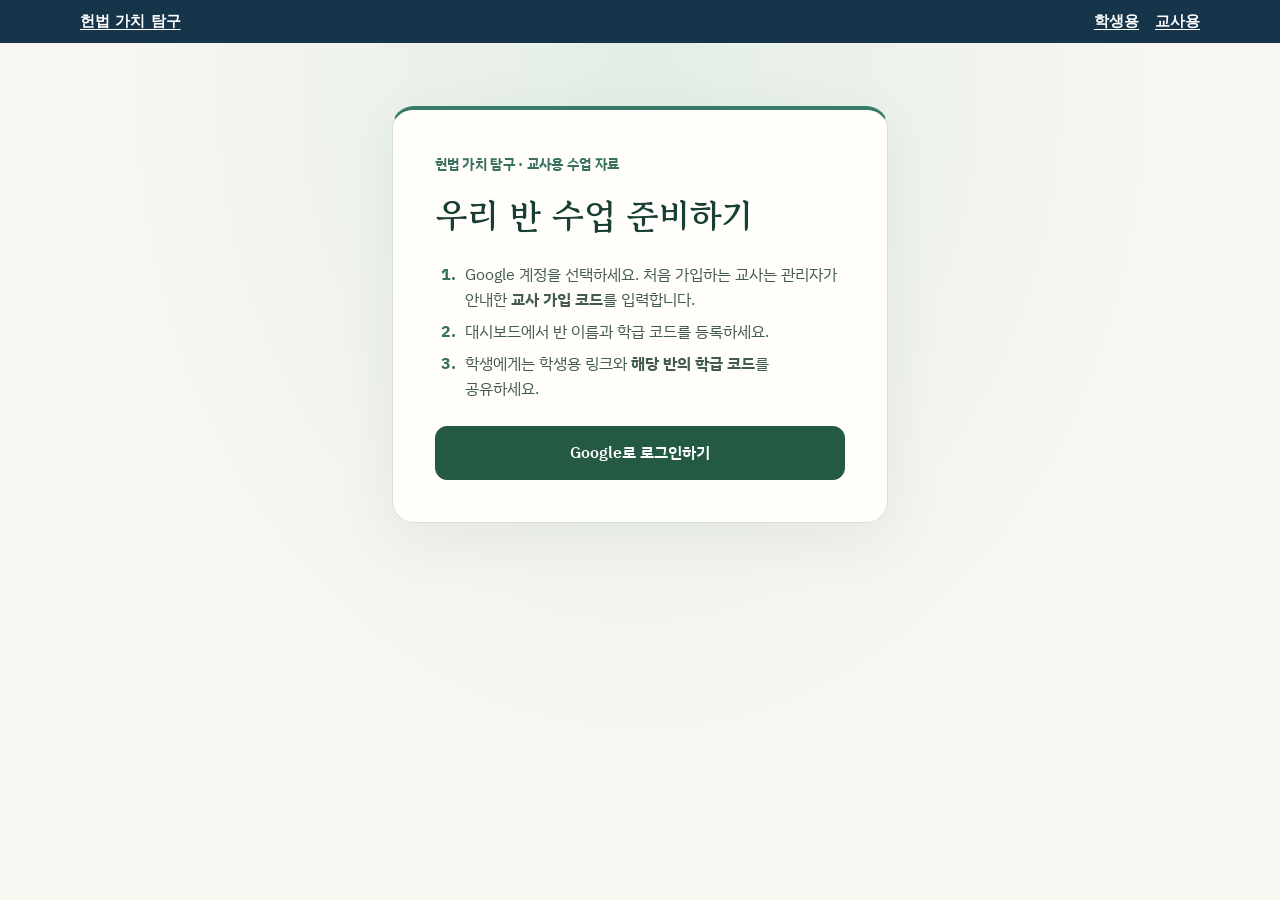
<file: teacher.html>
<!DOCTYPE html>
<html lang="ko">
<head>
<meta charset="utf-8">
<meta name="viewport" content="width=device-width, initial-scale=1, viewport-fit=cover">
<title>헌법 가치 탐구: 교사용</title>
<link rel="preconnect" href="https://fonts.googleapis.com">
<link rel="preconnect" href="https://fonts.gstatic.com" crossorigin>
<link href="https://fonts.googleapis.com/css2?family=Gowun+Batang:wght@400;700&family=IBM+Plex+Sans+KR:wght@400;500;600&display=swap" rel="stylesheet">
<style>
:root{
  --paper:#F3F4F7; --surface:#FFFFFF; --ink:#151A2C; --ink-2:#4A5068; --muted:#868CA0; --line:#E0E3EA;
  --value:#2747B5; --value-soft:#E8EDFB; --green:#0B7A5E; --green-soft:#E2F3EC; --red:#C2362B; --amber:#8A5A00; --amber-soft:#FFF4D6; --focus:#2747B5;
  --serif:"Gowun Batang","Noto Serif KR","Batang",serif;
  --sans:"IBM Plex Sans KR","Apple SD Gothic Neo","Malgun Gothic",system-ui,sans-serif;
  color-scheme:light; box-sizing:border-box;
  padding-top:env(safe-area-inset-top,0px); padding-bottom:env(safe-area-inset-bottom,0px);
}
@media (prefers-color-scheme:dark){
  :root:not([data-theme="light"]){
    --paper:#0F121B; --surface:#181C29; --ink:#E9EBF2; --ink-2:#B4B9C9; --muted:#80869A; --line:#2A3042;
    --value:#93A9FF; --value-soft:#1F2847; --green:#4CC9A1; --green-soft:#12302A; --red:#FF8A80; --amber:#F2C66D; --amber-soft:#332712; --focus:#93A9FF; color-scheme:dark;
  }
}
:root[data-theme="dark"]{
  --paper:#0F121B; --surface:#181C29; --ink:#E9EBF2; --ink-2:#B4B9C9; --muted:#80869A; --line:#2A3042;
  --value:#93A9FF; --value-soft:#1F2847; --green:#4CC9A1; --green-soft:#12302A; --red:#FF8A80; --amber:#F2C66D; --amber-soft:#332712; --focus:#93A9FF; color-scheme:dark;
}
*,*::before,*::after{box-sizing:inherit}
body{margin:0;word-break:keep-all;overflow-wrap:break-word;background:var(--paper);color:var(--ink);font-family:var(--sans);font-size:16px;line-height:1.6;-webkit-font-smoothing:antialiased}
button,input,textarea,select{font:inherit;color:inherit}
:focus-visible{outline:2px solid var(--focus);outline-offset:2px;border-radius:6px}
.wrap{max-width:1180px;margin:0 auto;padding:24px 22px 60px}
header{display:flex;justify-content:space-between;align-items:end;gap:16px;flex-wrap:wrap;margin-bottom:18px}
h1{font-family:var(--serif);font-size:1.9rem;margin:0}
header p{margin:4px 0 0;color:var(--ink-2)}
.box{background:var(--surface);border-radius:16px;box-shadow:inset 0 0 0 1px var(--line);padding:18px 20px}
.box + .box{margin-top:14px}
h2{font-size:1.05rem;margin:0 0 10px}
.btn{border:0;background:var(--ink);color:var(--surface);border-radius:10px;padding:10px 16px;cursor:pointer;font-weight:600}
.btn.ghost{background:var(--surface);color:var(--ink);box-shadow:inset 0 0 0 1px var(--line)}
.btn.sm{padding:6px 12px;font-size:.88rem}
.btn:disabled{opacity:.4;cursor:not-allowed}
textarea,select,input{border:0;box-shadow:inset 0 0 0 1px var(--line);border-radius:10px;padding:10px 12px;background:var(--surface);width:100%}
textarea{resize:vertical}
.row{display:flex;gap:8px;flex-wrap:wrap;align-items:center;margin-top:10px}
.note{font-size:.88rem;color:var(--muted);margin:6px 0 0}
.info{background:var(--value-soft);border-radius:12px;padding:12px 14px;font-size:.9rem}
.warn{background:var(--amber-soft);color:var(--amber);border-radius:12px;padding:10px 14px;font-size:.88rem;font-weight:500}
.grid{display:grid;grid-template-columns:340px minmax(0,1fr);gap:14px;align-items:start}
.stats{display:grid;grid-template-columns:repeat(auto-fit,minmax(150px,1fr));gap:10px}
.stat{background:var(--paper);border-radius:12px;padding:12px 14px}
.stat b{display:block;font-size:1.5rem;font-family:var(--serif)}
.stat span{font-size:.84rem;color:var(--muted)}
.dist{margin-top:12px}
.dist .r{display:grid;grid-template-columns:150px 1fr 30px;gap:8px;align-items:center;font-size:.88rem;margin:4px 0}
.dist .b{height:10px;border-radius:99px;background:var(--line);overflow:hidden}
.dist .b i{display:block;height:100%;background:var(--value)}
table{width:100%;border-collapse:collapse;font-size:.9rem}
th,td{text-align:left;padding:9px 8px;border-bottom:1px solid var(--line);vertical-align:top}
th{font-size:.8rem;color:var(--muted);font-weight:500}
tr.sel td{background:var(--value-soft)}
tbody tr{cursor:pointer}
.tbl{max-height:60vh;overflow:auto}
.report h3{font-family:var(--serif);font-size:1.4rem;margin:0}
.sec{margin-top:16px;padding-top:14px;border-top:1px solid var(--line)}
.sec h4{margin:0 0 8px;font-size:.92rem;color:var(--ink-2)}
.kv{display:grid;grid-template-columns:120px 1fr;gap:6px 14px;margin:0}
.kv dt{font-size:.84rem;color:var(--muted)}
.kv dd{margin:0}
.serif{font-family:var(--serif);font-size:1.02rem;line-height:1.85;white-space:pre-wrap}
.tag{display:inline-block;font-size:.78rem;border-radius:6px;padding:1px 8px;font-weight:600}
.tag.ok{background:var(--green-soft);color:var(--green)}
.tag.no{background:#FBE9E7;color:var(--red)}
.cls{width:100%;font-size:.88rem}
.cls td{padding:6px 6px}
.ai{background:var(--paper);border-radius:12px;padding:14px 16px;white-space:pre-wrap;line-height:1.8}
.empty{color:var(--muted)}
.foot{margin-top:24px;text-align:center;font-size:.8rem;color:var(--muted)}
.ktabs{display:flex;flex-wrap:wrap;gap:6px}
.ktabs button{border:0;border-radius:999px;padding:8px 14px;background:var(--paper);box-shadow:inset 0 0 0 1px var(--line);cursor:pointer;font-weight:500}
.ktabs button small{margin-left:6px;color:var(--muted)}
.ktabs button[aria-selected="true"]{background:var(--ink);color:var(--surface);box-shadow:none}
.ktabs button[aria-selected="true"] small{color:var(--surface);opacity:.8}
table.resp td{font-size:.88rem}
table.resp tbody tr{cursor:pointer}

.pill{display:inline-block;border-radius:999px;padding:1px 10px;font-size:.8rem;font-weight:600}
.pill.ok{background:var(--green-soft);color:var(--green)}
.pill.no{background:#FBE9E7;color:var(--red)}
tr.miss td{color:var(--muted)}
table.resp td{padding:10px 8px}
table.resp td:nth-child(5){min-width:220px}
[hidden]{display:none!important}
@media (max-width:900px){.grid{grid-template-columns:1fr}.dist .r{grid-template-columns:110px 1fr 26px}}
</style>
<style>
.portal-nav{position:relative;z-index:20;display:flex;flex-wrap:wrap;align-items:center;justify-content:space-between;gap:.7rem;background:#17354a;padding:.7rem max(1rem,calc((100% - 1120px)/2));font:600 .95rem system-ui,sans-serif}
.portal-nav div{display:flex;gap:1rem}.portal-nav a{color:white;text-decoration:underline;text-underline-offset:.2em}
.storage-alert{position:sticky;bottom:0;z-index:100;background:#ffe3a0;color:#332300;padding:.75rem;text-align:center}
@media(max-width:650px){.portal-nav{padding:.65rem 1rem}}
</style><link rel="stylesheet" href="access.css"></head>
<body><nav class="portal-nav" aria-label="웹앱 메뉴"><a href="index.html">헌법 가치 탐구</a><div><a href="student.html">학생용</a><a href="teacher.html">교사용</a></div></nav><section id="login" class="auth-panel">
<p class="subject">헌법 가치 탐구 · 교사용 수업 자료</p><h1>우리 반 수업 준비하기</h1><ol class="steps"><li>Google 계정을 선택하세요. 처음 가입하는 교사는 관리자가 안내한 <strong>교사 가입 코드</strong>를 입력합니다.</li><li>대시보드에서 반 이름과 학급 코드를 등록하세요.</li><li>학생에게는 학생용 링크와 <strong>해당 반의 학급 코드</strong>를 공유하세요.</li></ol>
<a class="btn" href="https://itmdjlnzspehhrdevonh.supabase.co/auth/v1/authorize?provider=google&amp;redirect_to=https%3A%2F%2Fdhgmlcks15-eng.github.io%2Fconstitution-clas%2Fteacher.html&amp;prompt=select_account">Google로 로그인하기</a><output role="status"></output></section>
<form onsubmit="event.preventDefault();this.querySelector('output').textContent='연결을 준비하고 있습니다. 잠시 뒤에도 계속되면 새로고침해 주세요.'" id="registration" class="auth-panel" hidden>
<h1>교사 회원가입</h1><p>아래 계정에 교사 권한을 등록합니다. 관리자가 전달한 6자리 코드를 입력하고 ‘가입하고 시작하기’를 누르세요.</p><p>교사 가입 코드가 필요하시면 아이스톡으로 문의해 주세요.</p><p id="teacherAccount"></p>
<label>교사 가입 코드<input name="invite" inputmode="numeric" pattern="[0-9]{6}" maxlength="6" required placeholder="숫자 6자리"></label>
<button class="btn">가입하고 시작하기</button><button type="button" class="btn ghost" id="switchGoogle">다른 Google 계정 사용</button><output role="status"></output></form><div id="app" hidden><button id="logout" class="btn ghost">로그아웃</button><div class="storage-alert" role="alert" id="storageAlert" hidden></div>
<div class="wrap">
  <header>
    <div><h1>헌법 가치 탐구: 교사용</h1><p>담당 학급의 제출 현황과 학생별 종합 보고서를 확인하세요.</p></div>
    <div class="row" style="margin:0"><button class="btn ghost sm" id="csv">CSV로 저장</button></div>
  </header>

  <section class="box">
    <h2>수업 전 · 학급 만들기</h2>
    <p class="note" style="margin:0 0 8px">코드를 직접 정하거나 ‘무작위로 만들기’를 누른 뒤 반 이름을 쓰고 ‘학급 등록’을 누르세요. 등록한 코드와 <a href="student.html">학생용 페이지</a> 주소를 반 공지에 함께 올려 주세요.</p>
    <div class="row" style="margin-top:0">
      <input id="kcIn" inputmode="numeric" maxlength="6" placeholder="숫자 6자리" style="width:150px;font-size:1.2rem;letter-spacing:.25em;text-align:center">
      <button class="btn ghost sm" id="kcRand">무작위로 만들기</button>
      <input id="kcLabel" placeholder="반 이름 (예: 2학년 3반)" style="flex:1;min-width:160px">
      <button class="btn sm" id="kcAdd">학급 등록</button><span class="note" id="kcMsg"></span></div>
    <hr><details><summary>학생 명단을 직접 추가할 때</summary><p>직접 가입한 학생은 명단에 자동으로 표시됩니다. 이미 인증된 학생 계정을 미리 등록할 때만 아래 칸을 사용하세요.</p><label>명단을 추가할 학급<select id="room"></select></label><label>학생 명단 (한 줄에 학번 이름 이메일)<textarea id="entries" rows="4" placeholder="20301 김하나 student@school.kr"></textarea></label>
<button class="btn" id="enroll">명단 등록</button></details> <button class="btn ghost" id="refresh">제출 현황 새로고침</button><output id="sync" role="status"></output></section>
  <section class="box" id="byClass" hidden>
    <div class="row" style="justify-content:space-between;margin:0 0 6px"><h2 style="margin:0">학급별 응답 보기</h2><span class="note" id="kSum"></span></div>
    <div class="ktabs" id="kTabs" role="tablist" aria-label="학급 선택"></div>
    <div class="tbl" style="margin-top:10px"><table class="resp"><thead><tr><th>학번</th><th>이름</th><th>영역</th><th>진행 단계</th><th>선택한 사회 문제</th><th>제출 여부</th></tr></thead><tbody id="kResp"></tbody></table></div>
    <p class="note">진행 단계는 약 30초마다 갱신됩니다. 제출한 학생의 줄을 누르면 종합 보고서가 열립니다.</p>
  </section>

  <section class="box" id="overview" hidden>
    <h2>2. 학급 한눈에 보기 <span class="note" id="kNow"></span></h2>
    <div class="stats" id="stats"></div>
    <div class="dist" id="dist"></div>
  </section>

  <div class="grid" id="main" hidden style="margin-top:14px">
    <section class="box">
      <h2>3. 학생 목록</h2>
      <div class="tbl"><table><thead><tr><th>학급</th><th>학번</th><th>이름</th><th>영역</th><th>필사</th></tr></thead><tbody id="list"></tbody></table></div>
    </section>
    <section class="box report" id="report"><p class="empty">왼쪽에서 학생을 고르면 종합 보고서가 나옵니다.</p></section>
  </div>

  <section class="box" style="margin-top:14px">
    <h2>학생 피드백 안내</h2>
    <div class="info">학생 보고서에서 ‘피드백 만들기’를 누르면 제출한 근거와 의견을 바탕으로 학생에게 건넬 질문을 확인할 수 있습니다.</div>
  </section>
  <p class="foot">제작: 인천광역시교육청 오희찬</p>
</div>

</div><script>
window.addEventListener("error", event => {
  const file = event.filename || event.target?.src || "";
  if (!/classroom\.js|config\.js|supabase\.min\.js/.test(file)) return;
  document.querySelector("#login output").textContent = "로그인 연결을 준비하지 못했습니다. 새로고침 후에도 계속되면 다른 브라우저에서 열어 주세요.";
}, true);
</script><script src="config.js"></script><script src="vendor/supabase.min.js"></script><script src="classroom.js?v=access2"></script><script>
const DATA = {"chapters":["전문","제1장 총강","제2장 국민의 권리와 의무","제3장 국회","제4장 정부","제5장 법원","제6장 헌법재판소","제7장 선거관리","제8장 지방자치","제9장 경제","제10장 헌법개정"],"units":[{"c":0,"a":0,"p":"","t":"유구한 역사와 전통에 빛나는 우리 대한국민은 3·1운동으로 건립된 대한민국임시정부의 법통과 불의에 항거한 4·19민주이념을 계승하고, 조국의 민주개혁과 평화적 통일의 사명에 입각하여 정의·인도와 동포애로써 민족의 단결을 공고히 하고, 모든 사회적 폐습과 불의를 타파하며, 자율과 조화를 바탕으로 자유민주적 기본질서를 더욱 확고히 하여 정치·경제·사회·문화의 모든 영역에 있어서 각인의 기회를 균등히 하고, 능력을 최고도로 발휘하게 하며, 자유와 권리에 따르는 책임과 의무를 완수하게 하여, 안으로는 국민생활의 균등한 향상을 기하고 밖으로는 항구적인 세계평화와 인류공영에 이바지함으로써 우리들과 우리들의 자손의 안전과 자유와 행복을 영원히 확보할 것을 다짐하면서 1948년 7월 12일에 제정되고 8차에 걸쳐 개정된 헌법을 이제 국회의 의결을 거쳐 국민투표에 의하여 개정한다.","n":["역사","전통","대한","국민","운동","건립","대한민국","임시","정부","법통","불의","항거","민주","이념","계승","조국","민주","개혁","평화","통일","사명","입각","정의","인도","동포애","민족","단결","사회","폐습","불의","타파","자율","조화","바탕","자유","민주","기본질서","정치","경제","사회","문화","영역","기회","균등","능력","고도","발휘","자유","권리","책임","의무","완수","국민","생활","균등","향상","세계평화","인류","공영","이바지","자손","안전","자유","행복","확보","다짐","제정","개정","헌법","국회","의결","국민투표","개정"]},{"c":1,"a":1,"p":"①","t":"대한민국은 민주공화국이다.","n":["대한민국","민주공화국"]},{"c":1,"a":1,"p":"②","t":"대한민국의 주권은 국민에게 있고, 모든 권력은 국민으로부터 나온다.","n":["대한민국","주권","국민","권력","국민"]},{"c":1,"a":2,"p":"①","t":"대한민국의 국민이 되는 요건은 법률로 정한다.","n":["대한민국","국민","요건","법률"]},{"c":1,"a":2,"p":"②","t":"국가는 법률이 정하는 바에 의하여 재외국민을 보호할 의무를 진다.","n":["국가","법률","재외국민","보호","의무"]},{"c":1,"a":3,"p":"","t":"대한민국의 영토는 한반도와 그 부속도서로 한다.","n":["대한민국","영토","한반도","부속","도서"]},{"c":1,"a":4,"p":"","t":"대한민국은 통일을 지향하며, 자유민주적 기본질서에 입각한 평화적 통일정책을 수립하고 이를 추진한다.","n":["대한민국","통일","지향","자유","민주","기본질서","입각","평화","통일","정책","수립","추진"]},{"c":1,"a":5,"p":"①","t":"대한민국은 국제평화의 유지에 노력하고 침략적 전쟁을 부인한다.","n":["대한민국","국제평화","유지","노력","침략","전쟁","부인"]},{"c":1,"a":5,"p":"②","t":"국군은 국가의 안전보장과 국토방위의 신성한 의무를 수행함을 사명으로 하며, 그 정치적 중립성은 준수된다.","n":["국군","국가","안전","보장","국토","방위","신성","의무","수행","사명","정치","중립","준수"]},{"c":1,"a":6,"p":"①","t":"헌법에 의하여 체결·공포된 조약과 일반적으로 승인된 국제법규는 국내법과 같은 효력을 가진다.","n":["헌법","체결","공포","조약","일반","승인","국제법규","국내법","효력"]},{"c":1,"a":6,"p":"②","t":"외국인은 국제법과 조약이 정하는 바에 의하여 그 지위가 보장된다.","n":["외국인","국제법","조약","지위","보장"]},{"c":1,"a":7,"p":"①","t":"공무원은 국민전체에 대한 봉사자이며, 국민에 대하여 책임을 진다.","n":["공무원","국민","전체","봉사자","국민","책임"]},{"c":1,"a":7,"p":"②","t":"공무원의 신분과 정치적 중립성은 법률이 정하는 바에 의하여 보장된다.","n":["공무원","신분","정치","중립","법률","보장"]},{"c":1,"a":8,"p":"①","t":"정당의 설립은 자유이며, 복수정당제는 보장된다.","n":["정당","설립","자유","복수정당제","보장"]},{"c":1,"a":8,"p":"②","t":"정당은 그 목적·조직과 활동이 민주적이어야 하며, 국민의 정치적 의사형성에 참여하는데 필요한 조직을 가져야한다.","n":["정당","조직","활동","민주","국민","정치","의사","형성","참여","조직"]},{"c":1,"a":8,"p":"③","t":"정당은 법률이 정하는 바에 의하여 국가의 보호를 받으며, 국가는 법률이 정하는 바에 의하여 정당운영에 필요한 자금을 보조할 수 있다.","n":["정당","법률","국가","보호","국가","법률","정당","운영","자금","보조"]},{"c":1,"a":8,"p":"④","t":"정당의 목적이나 활동이 민주적 기본질서에 위배될 때에는 정부는 헌법재판소에 그 해산을 제소할 수 있고, 정당은 헌법재판소의 심판에 의하여 해산된다.","n":["정당","활동","민주","기본질서","위배","정부","헌법재판소","해산","제소","정당","헌법재판소","심판","해산"]},{"c":1,"a":9,"p":"","t":"국가는 전통문화의 계승·발전과 민족문화의 창달에 노력하여야 한다.","n":["국가","전통문화","계승","발전","민족","문화","창달","노력"]},{"c":2,"a":10,"p":"","t":"모든 국민은 인간으로서의 존엄과 가치를 가지며, 행복을 추구할 권리를 가진다. 국가는 개인이 가지는 불가침의 기본적 인권을 확인하고 이를 보장할 의무를 진다.","n":["국민","인간","존엄","가치","행복","추구","권리","국가","개인","불가침","기본","인권","확인","보장","의무"]},{"c":2,"a":11,"p":"①","t":"모든 국민은 법 앞에 평등하다. 누구든지 성별·종교 또는 사회적 신분에 의하여 정치적·경제적·사회적·문화적 생활의 모든 영역에 있어서 차별을 받지 아니한다.","n":["국민","평등","성별","종교","사회","신분","정치","경제","사회","문화","생활","영역","차별"]},{"c":2,"a":11,"p":"②","t":"사회적 특수계급의 제도는 인정되지 아니하며, 어떠한 형태로도 이를 창설할 수 없다.","n":["사회","특수","계급","제도","인정","형태","창설"]},{"c":2,"a":11,"p":"③","t":"훈장등의 영전은 이를 받은 자에게만 효력이 있고, 어떠한 특권도 이에 따르지 아니한다.","n":["훈장","영전","효력","특권"]},{"c":2,"a":12,"p":"①","t":"모든 국민은 신체의 자유를 가진다. 누구든지 법률에 의하지 아니하고는 체포·구속·압수·수색 또는 심문을 받지 아니하며, 법률과 적법한 절차에 의하지 아니하고는 처벌·보안처분 또는 강제노역을 받지 아니한다.","n":["국민","신체","자유","법률","체포","구속","압수","수색","심문","법률","적법","절차","처벌","보안처분","강제","노역"]},{"c":2,"a":12,"p":"②","t":"모든 국민은 고문을 받지 아니하며, 형사상 자기에게 불리한 진술을 강요당하지 아니한다.","n":["국민","고문","형사","불리","진술","강요"]},{"c":2,"a":12,"p":"③","t":"체포·구속·압수 또는 수색을 할 때에는 적법한 절차에 따라 검사의 신청에 의하여 법관이 발부한 영장을 제시하여야 한다. 다만, 현행범인인 경우와 장기 3년 이상의 형에 해당하는 죄를 범하고 도피 또는 증거인멸의 염려가 있을 때에는 사후에 영장을 청구할 수 있다.","n":["체포","구속","압수","수색","적법","절차","검사","신청","법관","발부","영장","제시","현행범인","장기","도피","증거","인멸","염려","사후","영장","청구"]},{"c":2,"a":12,"p":"④","t":"누구든지 체포 또는 구속을 당한 때에는 즉시 변호인의 조력을 받을 권리를 가진다. 다만, 형사피고인이 스스로 변호인을 구할 수 없을 때에는 법률이 정하는 바에 의하여 국가가 변호인을 붙인다.","n":["체포","구속","즉시","변호인","조력","권리","형사피고인","변호인","법률","국가","변호인"]},{"c":2,"a":12,"p":"⑤","t":"누구든지 체포 또는 구속의 이유와 변호인의 조력을 받을 권리가 있음을 고지받지 아니하고는 체포 또는 구속을 당하지 아니한다. 체포 또는 구속을 당한 자의 가족등 법률이 정하는 자에게는 그 이유와 일시·장소가 지체없이 통지되어야 한다.","n":["체포","구속","변호인","조력","권리","고지","체포","구속","체포","구속","가족","법률","일시","장소","지체","통지"]},{"c":2,"a":12,"p":"⑥","t":"누구든지 체포 또는 구속을 당한 때에는 적부의 심사를 법원에 청구할 권리를 가진다.","n":["체포","구속","심사","법원","청구","권리"]},{"c":2,"a":12,"p":"⑦","t":"피고인의 자백이 고문·폭행·협박·구속의 부당한 장기화 또는 기망 기타의 방법에 의하여 자의로 진술된 것이 아니라고 인정될 때 또는 정식재판에 있어서 피고인의 자백이 그에게 불리한 유일한 증거일 때에는 이를 유죄의 증거로 삼거나 이를 이유로 처벌할 수 없다.","n":["피고인","자백","고문","폭행","협박","구속","부당","장기","자의","진술","인정","정식","재판","피고인","자백","불리","유일","증거","유죄","증거","처벌"]},{"c":2,"a":13,"p":"①","t":"모든 국민은 행위시의 법률에 의하여 범죄를 구성하지 아니하는 행위로 소추되지 아니하며, 동일한 범죄에 대하여 거듭 처벌받지 아니한다.","n":["국민","행위","법률","범죄","구성","행위","소추","동일","범죄","처벌"]},{"c":2,"a":13,"p":"②","t":"모든 국민은 소급입법에 의하여 참정권의 제한을 받거나 재산권을 박탈당하지 아니한다.","n":["국민","소급","입법","참정","제한","재산권","박탈"]},{"c":2,"a":13,"p":"③","t":"모든 국민은 자기의 행위가 아닌 친족의 행위로 인하여 불이익한 처우를 받지 아니한다.","n":["국민","행위","친족","행위","이익","처우"]},{"c":2,"a":14,"p":"","t":"모든 국민은 거주·이전의 자유를 가진다.","n":["국민","거주","자유"]},{"c":2,"a":15,"p":"","t":"모든 국민은 직업선택의 자유를 가진다.","n":["국민","직업","선택","자유"]},{"c":2,"a":16,"p":"","t":"모든 국민은 주거의 자유를 침해받지 아니한다. 주거에 대한 압수나 수색을 할 때에는 검사의 신청에 의하여 법관이 발부한 영장을 제시하여야 한다.","n":["국민","주거","자유","침해","주거","압수","수색","검사","신청","법관","발부","영장","제시"]},{"c":2,"a":17,"p":"","t":"모든 국민은 사생활의 비밀과 자유를 침해받지 아니한다.","n":["국민","사생활","비밀","자유","침해"]},{"c":2,"a":18,"p":"","t":"모든 국민은 통신의 비밀을 침해받지 아니한다.","n":["국민","통신","비밀","침해"]},{"c":2,"a":19,"p":"","t":"모든 국민은 양심의 자유를 가진다.","n":["국민","양심","자유"]},{"c":2,"a":20,"p":"①","t":"모든 국민은 종교의 자유를 가진다.","n":["국민","종교","자유"]},{"c":2,"a":20,"p":"②","t":"국교는 인정되지 아니하며, 종교와 정치는 분리된다.","n":["국교","인정","종교","정치","분리"]},{"c":2,"a":21,"p":"①","t":"모든 국민은 언론·출판의 자유와 집회·결사의 자유를 가진다.","n":["국민","언론","출판","자유","집회","결사","자유"]},{"c":2,"a":21,"p":"②","t":"언론·출판에 대한 허가나 검열과 집회·결사에 대한 허가는 인정되지 아니한다.","n":["언론","출판","허가","검열","집회","결사","허가","인정"]},{"c":2,"a":21,"p":"③","t":"통신·방송의 시설기준과 신문의 기능을 보장하기 위하여 필요한 사항은 법률로 정한다.","n":["통신","방송","시설","기준","신문","기능","보장","법률"]},{"c":2,"a":21,"p":"④","t":"언론·출판은 타인의 명예나 권리 또는 공중도덕이나 사회윤리를 침해하여서는 아니된다. 언론·출판이 타인의 명예나 권리를 침해한 때에는 피해자는 이에 대한 피해의 배상을 청구할 수 있다.","n":["언론","출판","타인","명예","권리","공중도덕","사회","윤리","침해","언론","출판","타인","명예","권리","침해","피해자","피해","배상","청구"]},{"c":2,"a":22,"p":"①","t":"모든 국민은 학문과 예술의 자유를 가진다.","n":["국민","학문","예술","자유"]},{"c":2,"a":22,"p":"②","t":"저작자·발명가·과학기술자와 예술가의 권리는 법률로써 보호한다.","n":["저작","발명가","과학","기술자","예술가","권리","법률","보호"]},{"c":2,"a":23,"p":"①","t":"모든 국민의 재산권은 보장된다. 그 내용과 한계는 법률로 정한다.","n":["국민","재산권","보장","한계","법률"]},{"c":2,"a":23,"p":"②","t":"재산권의 행사는 공공복리에 적합하도록 하여야 한다.","n":["재산권","행사","공공복리","적합"]},{"c":2,"a":23,"p":"③","t":"공공필요에 의한 재산권의 수용·사용 또는 제한 및 그에 대한 보상은 법률로써 하되, 정당한 보상을 지급하여야한다.","n":["공공필요","재산권","수용","사용","제한","보상","법률","보상","지급"]},{"c":2,"a":24,"p":"","t":"모든 국민은 법률이 정하는 바에 의하여 선거권을 가진다.","n":["국민","법률","선거권"]},{"c":2,"a":25,"p":"","t":"모든 국민은 법률이 정하는 바에 의하여 공무담임권을 가진다.","n":["국민","법률","공무담임권"]},{"c":2,"a":26,"p":"①","t":"모든 국민은 법률이 정하는 바에 의하여 국가기관에 문서로 청원할 권리를 가진다.","n":["국민","법률","국가","기관","문서","청원","권리"]},{"c":2,"a":26,"p":"②","t":"국가는 청원에 대하여 심사할 의무를 진다.","n":["국가","청원","심사","의무"]},{"c":2,"a":27,"p":"①","t":"모든 국민은 헌법과 법률이 정한 법관에 의하여 법률에 의한 재판을 받을 권리를 가진다.","n":["국민","헌법","법률","법관","법률","재판","권리"]},{"c":2,"a":27,"p":"②","t":"군인 또는 군무원이 아닌 국민은 대한민국의 영역 안에서는 중대한 군사상 기밀·초병·초소·유독음식물공급 ·포로·군용물에 관한 죄중 법률이 정한 경우와 비상계엄이 선포된 경우를 제외하고는 군사법원의 재판을 받지 아니한다.","n":["군인","군무원","국민","대한민국","영역","중대","군사","기밀","초병","초소","유독","음식물","공급","포로","군용","법률","비상계엄","선포","군사법원","재판"]},{"c":2,"a":27,"p":"③","t":"모든 국민은 신속한 재판을 받을 권리를 가진다. 형사피고인은 상당한 이유가 없는 한 지체없이 공개재판을 받을 권리를 가진다.","n":["국민","신속","재판","권리","형사피고인","상당","지체","공개","재판","권리"]},{"c":2,"a":27,"p":"④","t":"형사피고인은 유죄의 판결이 확정될 때까지는 무죄로 추정된다.","n":["형사피고인","유죄","판결","확정","무죄","추정"]},{"c":2,"a":27,"p":"⑤","t":"형사피해자는 법률이 정하는 바에 의하여 당해 사건의 재판절차에서 진술할 수 있다.","n":["형사피해자","법률","당해","사건","재판","절차","진술"]},{"c":2,"a":28,"p":"","t":"형사피의자 또는 형사피고인으로서 구금되었던 자가 법률이 정하는 불기소처분을 받거나 무죄판결을 받은 때에는 법률이 정하는 바에 의하여 국가에 정당한 보상을 청구할 수 있다.","n":["형사피의자","형사피고인","구금","법률","기소","처분","무죄","판결","법률","국가","보상","청구"]},{"c":2,"a":29,"p":"①","t":"공무원의 직무상 불법행위로 손해를 받은 국민은 법률이 정하는 바에 의하여 국가 또는 공공단체에 정당한 배상을 청구할 수 있다. 이 경우 공무원 자신의 책임은 면제되지 아니한다.","n":["공무원","직무","불법","행위","손해","국민","법률","국가","공공","단체","배상","청구","공무원","자신","책임","면제"]},{"c":2,"a":29,"p":"②","t":"군인·군무원·경찰공무원 기타 법률이 정하는 자가 전투·훈련등 직무집행과 관련하여 받은 손해에 대하여는 법률이 정하는 보상 외에 국가 또는 공공단체에 공무원의 직무상 불법행위로 인한 배상은 청구할 수 없다.","n":["군인","군무원","경찰","공무원","법률","전투","훈련","직무","집행","손해","법률","보상","국가","공공","단체","공무원","직무","불법","행위","배상","청구"]},{"c":2,"a":30,"p":"","t":"타인의 범죄행위로 인하여 생명·신체에 대한 피해를 받은 국민은 법률이 정하는 바에 의하여 국가로부터 구조를 받을 수 있다.","n":["타인","범죄","행위","생명","신체","피해","국민","법률","국가","구조"]},{"c":2,"a":31,"p":"①","t":"모든 국민은 능력에 따라 균등하게 교육을 받을 권리를 가진다.","n":["국민","능력","균등","교육","권리"]},{"c":2,"a":31,"p":"②","t":"모든 국민은 그 보호하는 자녀에게 적어도 초등교육과 법률이 정하는 교육을 받게 할 의무를 진다.","n":["국민","보호","자녀","초등","교육","법률","교육","의무"]},{"c":2,"a":31,"p":"③","t":"의무교육은 무상으로 한다.","n":["의무교육","무상"]},{"c":2,"a":31,"p":"④","t":"교육의 자주성·전문성·정치적 중립성 및 대학의 자율성은 법률이 정하는 바에 의하여 보장된다.","n":["교육","자주","전문","정치","중립","대학","자율","법률","보장"]},{"c":2,"a":31,"p":"⑤","t":"국가는 평생교육을 진흥하여야 한다.","n":["국가","평생교육","진흥"]},{"c":2,"a":31,"p":"⑥","t":"학교교육 및 평생교육을 포함한 교육제도와 그 운영, 교육재정 및 교원의 지위에 관한 기본적인 사항은 법률로 정한다.","n":["학교","교육","평생교육","포함","교육","제도","운영","교육","재정","교원","지위","기본","법률"]},{"c":2,"a":32,"p":"①","t":"모든 국민은 근로의 권리를 가진다. 국가는 사회적·경제적 방법으로 근로자의 고용의 증진과 적정임금의 보장에 노력하여야 하며, 법률이 정하는 바에 의하여 최저임금제를 시행하여야 한다.","n":["국민","근로","권리","국가","사회","경제","근로자","고용","증진","적정","임금","보장","노력","법률","최저임금제","시행"]},{"c":2,"a":32,"p":"②","t":"모든 국민은 근로의 의무를 진다. 국가는 근로의 의무의 내용과 조건을 민주주의원칙에 따라 법률로 정한다.","n":["국민","근로","의무","국가","근로","의무","조건","민주주의","원칙","법률"]},{"c":2,"a":32,"p":"③","t":"근로조건의 기준은 인간의 존엄성을 보장하도록 법률로 정한다.","n":["근로","조건","기준","인간","존엄","보장","법률"]},{"c":2,"a":32,"p":"④","t":"여자의 근로는 특별한 보호를 받으며, 고용·임금 및 근로조건에 있어서 부당한 차별을 받지 아니한다.","n":["여자","근로","특별","보호","고용","임금","근로","조건","부당","차별"]},{"c":2,"a":32,"p":"⑤","t":"연소자의 근로는 특별한 보호를 받는다.","n":["연소자","근로","특별","보호"]},{"c":2,"a":32,"p":"⑥","t":"국가유공자·상이군경 및 전몰군경의 유가족은 법률이 정하는 바에 의하여 우선적으로 근로의 기회를 부여받는다.","n":["국가유공자","상이군경","전몰","군경","유가족","법률","우선","근로","기회","부여"]},{"c":2,"a":33,"p":"①","t":"근로자는 근로조건의 향상을 위하여 자주적인 단결권·단체교섭권 및 단체행동권을 가진다.","n":["근로자","근로","조건","향상","자주","단결권","단체교섭권","단체행동권"]},{"c":2,"a":33,"p":"②","t":"공무원인 근로자는 법률이 정하는 자에 한하여 단결권·단체교섭권 및 단체행동권을 가진다.","n":["공무원","근로자","법률","단결권","단체교섭권","단체행동권"]},{"c":2,"a":33,"p":"③","t":"법률이 정하는 주요방위산업체에 종사하는 근로자의 단체행동권은 법률이 정하는 바에 의하여 이를 제한하거나 인정하지 아니할 수 있다.","n":["법률","주요","방위","산업체","종사","근로자","단체행동권","법률","제한","인정"]},{"c":2,"a":34,"p":"①","t":"모든 국민은 인간다운 생활을 할 권리를 가진다.","n":["국민","인간","생활","권리"]},{"c":2,"a":34,"p":"②","t":"국가는 사회보장·사회복지의 증진에 노력할 의무를 진다.","n":["국가","사회보장","사회복지","증진","노력","의무"]},{"c":2,"a":34,"p":"③","t":"국가는 여자의 복지와 권익의 향상을 위하여 노력하여야 한다.","n":["국가","여자","복지","권익","향상","노력"]},{"c":2,"a":34,"p":"④","t":"국가는 노인과 청소년의 복지향상을 위한 정책을 실시할 의무를 진다.","n":["국가","노인","청소년","복지","향상","정책","실시","의무"]},{"c":2,"a":34,"p":"⑤","t":"신체장애자 및 질병·노령 기타의 사유로 생활능력이 없는 국민은 법률이 정하는 바에 의하여 국가의 보호를 받는다.","n":["신체","장애자","질병","노령","생활","능력","국민","법률","국가","보호"]},{"c":2,"a":34,"p":"⑥","t":"국가는 재해를 예방하고 그 위험으로부터 국민을 보호하기 위하여 노력하여야 한다.","n":["국가","재해","예방","위험","국민","보호","노력"]},{"c":2,"a":35,"p":"①","t":"모든 국민은 건강하고 쾌적한 환경에서 생활할 권리를 가지며, 국가와 국민은 환경보전을 위하여 노력하여야한다.","n":["국민","건강","환경","생활","권리","국가","국민","환경","보전","노력"]},{"c":2,"a":35,"p":"②","t":"환경권의 내용과 행사에 관하여는 법률로 정한다.","n":["환경권","행사","법률"]},{"c":2,"a":35,"p":"③","t":"국가는 주택개발정책등을 통하여 모든 국민이 쾌적한 주거생활을 할 수 있도록 노력하여야 한다.","n":["국가","주택","개발","정책","국민","주거","생활","노력"]},{"c":2,"a":36,"p":"①","t":"혼인과 가족생활은 개인의 존엄과 양성의 평등을 기초로 성립되고 유지되어야 하며, 국가는 이를 보장한다.","n":["혼인","가족","생활","개인","존엄","양성","평등","기초","성립","유지","국가","보장"]},{"c":2,"a":36,"p":"②","t":"국가는 모성의 보호를 위하여 노력하여야 한다.","n":["국가","모성","보호","노력"]},{"c":2,"a":36,"p":"③","t":"모든 국민은 보건에 관하여 국가의 보호를 받는다.","n":["국민","보건","국가","보호"]},{"c":2,"a":37,"p":"①","t":"국민의 자유와 권리는 헌법에 열거되지 아니한 이유로 경시되지 아니한다.","n":["국민","자유","권리","헌법","열거","경시"]},{"c":2,"a":37,"p":"②","t":"국민의 모든 자유와 권리는 국가안전보장·질서유지 또는 공공복리를 위하여 필요한 경우에 한하여 법률로써 제한할 수 있으며, 제한하는 경우에도 자유와 권리의 본질적인 내용을 침해할 수 없다.","n":["국민","자유","권리","국가안전보장","질서","유지","공공복리","법률","제한","제한","자유","권리","본질","침해"]},{"c":2,"a":38,"p":"","t":"모든 국민은 법률이 정하는 바에 의하여 납세의 의무를 진다.","n":["국민","법률","납세","의무"]},{"c":2,"a":39,"p":"①","t":"모든 국민은 법률이 정하는 바에 의하여 국방의 의무를 진다.","n":["국민","법률","국방","의무"]},{"c":2,"a":39,"p":"②","t":"누구든지 병역의무의 이행으로 인하여 불이익한 처우를 받지 아니한다.","n":["병역","의무","이행","이익","처우"]},{"c":3,"a":40,"p":"","t":"입법권은 국회에 속한다.","n":["입법","국회"]},{"c":3,"a":41,"p":"①","t":"국회는 국민의 보통·평등·직접·비밀선거에 의하여 선출된 국회의원으로 구성한다.","n":["국회","국민","보통","평등","직접","비밀","선거","선출","국회의원","구성"]},{"c":3,"a":41,"p":"②","t":"국회의원의 수는 법률로 정하되, 200인 이상으로 한다.","n":["국회의원","법률"]},{"c":3,"a":41,"p":"③","t":"국회의원의 선거구와 비례대표제 기타 선거에 관한 사항은 법률로 정한다.","n":["국회의원","선거구","비례대표제","선거","법률"]},{"c":3,"a":42,"p":"","t":"국회의원의 임기는 4년으로 한다.","n":["국회의원","임기"]},{"c":3,"a":43,"p":"","t":"국회의원은 법률이 정하는 직을 겸할 수 없다.","n":["국회의원","법률"]},{"c":3,"a":44,"p":"①","t":"국회의원은 현행범인인 경우를 제외하고는 회기 중 국회의 동의없이 체포 또는 구금되지 아니한다.","n":["국회의원","현행범인","회기","국회","동의","체포","구금"]},{"c":3,"a":44,"p":"②","t":"국회의원이 회기 전에 체포 또는 구금된 때에는 현행범인이 아닌 한 국회의 요구가 있으면 회기 중 석방된다.","n":["국회의원","회기","체포","구금","현행범인","국회","요구","회기","석방"]},{"c":3,"a":45,"p":"","t":"국회의원은 국회에서 직무상 행한 발언과 표결에 관하여 국회 외에서 책임을 지지 아니한다.","n":["국회의원","국회","직무","발언","표결","국회","책임"]},{"c":3,"a":46,"p":"①","t":"국회의원은 청렴의 의무가 있다.","n":["국회의원","청렴","의무"]},{"c":3,"a":46,"p":"②","t":"국회의원은 국가이익을 우선하여 양심에 따라 직무를 행한다.","n":["국회의원","국가","이익","우선","양심","직무"]},{"c":3,"a":46,"p":"③","t":"국회의원은 그 지위를 남용하여 국가·공공단체 또는 기업체와의 계약이나 그 처분에 의하여 재산상의 권리·이익 또는 직위를 취득하거나 타인을 위하여 그 취득을 알선할 수 없다.","n":["국회의원","지위","남용","국가","공공","단체","기업체","계약","처분","재산","권리","이익","직위","취득","타인","취득","알선"]},{"c":3,"a":47,"p":"①","t":"국회의 정기회는 법률이 정하는 바에 의하여 매년 1회 집회되며, 국회의 임시회는 대통령 또는 국회재적의원 4분의 1 이상의 요구에 의하여 집회된다.","n":["국회","정기","법률","집회","국회","임시회","대통령","국회","재적의원","요구","집회"]},{"c":3,"a":47,"p":"②","t":"정기회의 회기는 100일을, 임시회의 회기는 30일을 초과할 수 없다.","n":["정기","회의","회기","임시회","회기","초과"]},{"c":3,"a":47,"p":"③","t":"대통령이 임시회의 집회를 요구할 때에는 기간과 집회요구의 이유를 명시하여야 한다.","n":["대통령","임시","회의","집회","요구","집회","요구","명시"]},{"c":3,"a":48,"p":"","t":"국회는 의장 1인과 부의장 2인을 선출한다.","n":["국회","의장","부의장","선출"]},{"c":3,"a":49,"p":"","t":"국회는 헌법 또는 법률에 특별한 규정이 없는 한 재적의원 과반수의 출석과 출석의원 과반수의 찬성으로 의결한다. 가부동수인 때에는 부결된 것으로 본다.","n":["국회","헌법","법률","특별","재적의원","과반수","출석","출석의원","과반수","찬성","의결","가부","동수","부결"]},{"c":3,"a":50,"p":"①","t":"국회의 회의는 공개한다. 다만, 출석의원 과반수의 찬성이 있거나 의장이 국가의 안전보장을 위하여 필요하다고 인정할 때에는 공개하지 아니할 수 있다.","n":["국회","회의","공개","출석의원","과반수","찬성","의장","국가","안전","보장","인정","공개"]},{"c":3,"a":50,"p":"②","t":"공개하지 아니한 회의내용의 공표에 관하여는 법률이 정하는 바에 의한다.","n":["공개","회의","공표","법률"]},{"c":3,"a":51,"p":"","t":"국회에 제출된 법률안 기타의 의안은 회기 중에 의결되지 못한 이유로 폐기되지 아니한다. 다만, 국회의원의 임기가 만료된 때에는 그러하지 아니하다.","n":["국회","제출","법률안","의안","회기","의결","폐기","국회의원","임기","만료"]},{"c":3,"a":52,"p":"","t":"국회의원과 정부는 법률안을 제출할 수 있다.","n":["국회의원","정부","법률안","제출"]},{"c":3,"a":53,"p":"①","t":"국회에서 의결된 법률안은 정부에 이송되어 15일 이내에 대통령이 공포한다.","n":["국회","의결","법률안","정부","이송","이내","대통령","공포"]},{"c":3,"a":53,"p":"②","t":"법률안에 이의가 있을 때에는 대통령은 제1항의 기간내에 이의서를 붙여 국회로 환부하고, 그 재의를 요구할 수 있다. 국회의 폐회 중에도 또한 같다.","n":["법률안","이의","대통령","이의","국회","환부","재의","요구","국회","폐회"]},{"c":3,"a":53,"p":"③","t":"대통령은 법률안의 일부에 대하여 또는 법률안을 수정하여 재의를 요구할 수 없다.","n":["대통령","법률안","일부","법률안","수정","재의","요구"]},{"c":3,"a":53,"p":"④","t":"재의의 요구가 있을 때에는 국회는 재의에 붙이고, 재적의원 과반수의 출석과 출석의원 3분의 2 이상의 찬성으로 전과 같은 의결을 하면 그 법률안은 법률로서 확정된다.","n":["재의","요구","국회","재의","재적의원","과반수","출석","출석의원","찬성","의결","법률안","법률","확정"]},{"c":3,"a":53,"p":"⑤","t":"대통령이 제1항의 기간 내에 공포나 재의의 요구를 하지 아니한 때에도 그 법률안은 법률로서 확정된다.","n":["대통령","공포","재의","요구","법률안","법률","확정"]},{"c":3,"a":53,"p":"⑥","t":"대통령은 제4항과 제5항의 규정에 의하여 확정된 법률을 지체없이 공포하여야 한다. 제5항에 의하여 법률이 확정된 후 또는 제4항에 의한 확정법률이 정부에 이송된 후 5일 이내에 대통령이 공포하지 아니할 때에는 국회의장이 이를 공포한다.","n":["대통령","확정","법률","지체","공포","법률","확정","확정","법률","정부","이송","이내","대통령","공포","국회의장","공포"]},{"c":3,"a":53,"p":"⑦","t":"법률은 특별한 규정이 없는 한 공포한 날로부터 20일을 경과함으로써 효력을 발생한다.","n":["법률","특별","공포","경과","효력","발생"]},{"c":3,"a":54,"p":"①","t":"국회는 국가의 예산안을 심의·확정한다.","n":["국회","국가","예산안","심의","확정"]},{"c":3,"a":54,"p":"②","t":"정부는 회계연도마다 예산안을 편성하여 회계연도 개시 90일 전까지 국회에 제출하고, 국회는 회계연도 개시 30일 전까지 이를 의결하여야 한다.","n":["정부","회계","연도","예산안","편성","회계","연도","개시","국회","제출","국회","회계","연도","개시","의결"]},{"c":3,"a":54,"p":"③","t":"새로운 회계연도가 개시될 때까지 예산안이 의결되지 못한 때에는 정부는 국회에서 예산안이 의결될 때까지 다음의 목적을 위한 경비는 전년도 예산에 준하여 집행할 수 있다.\n1. 헌법이나 법률에 의하여 설치된 기관 또는 시설의 유지·운영\n2. 법률상 지출의무의 이행\n3. 이미 예산으로 승인된 사업의 계속","n":["회계","연도","개시","예산안","의결","정부","국회","예산안","의결","경비","전년도","예산","집행","헌법","법률","설치","기관","시설","유지","운영","법률","지출","의무","이행","예산","승인","사업"]},{"c":3,"a":55,"p":"①","t":"한 회계연도를 넘어 계속하여 지출할 필요가 있을 때에는 정부는 연한을 정하여 계속비로서 국회의 의결을 얻어야 한다.","n":["회계","연도","계속","지출","정부","연한","계속비","국회","의결"]},{"c":3,"a":55,"p":"②","t":"예비비는 총액으로 국회의 의결을 얻어야 한다. 예비비의 지출은 차기국회의 승인을 얻어야 한다.","n":["예비비","총액","국회","의결","예비비","지출","차기","국회","승인"]},{"c":3,"a":56,"p":"","t":"정부는 예산에 변경을 가할 필요가 있을 때에는 추가경정예산안을 편성하여 국회에 제출할 수 있다.","n":["정부","예산","변경","추가경정예산안","편성","국회","제출"]},{"c":3,"a":57,"p":"","t":"국회는 정부의 동의 없이 정부가 제출한 지출예산 각항의 금액을 증가하거나 새 비목을 설치할 수 없다.","n":["국회","정부","동의","정부","제출","지출","예산","금액","증가","비목","설치"]},{"c":3,"a":58,"p":"","t":"국채를 모집하거나 예산 외에 국가의 부담이 될 계약을 체결하려 할 때에는 정부는 미리 국회의 의결을 얻어야한다.","n":["국채","모집","예산","국가","부담","계약","체결","정부","국회","의결"]},{"c":3,"a":59,"p":"","t":"조세의 종목과 세율은 법률로 정한다.","n":["조세","종목","세율","법률"]},{"c":3,"a":60,"p":"①","t":"국회는 상호원조 또는 안전보장에 관한 조약, 중요한 국제조직에 관한 조약, 우호통상항해조약, 주권의 제약에 관한 조약, 강화조약, 국가나 국민에게 중대한 재정적 부담을 지우는 조약 또는 입법사항에 관한 조약의 체결·비준에 대한 동의권을 가진다.","n":["국회","원조","안전","보장","조약","중요","국제","조직","조약","우호","통상","항해","조약","주권","제약","조약","강화","조약","국가","국민","중대","재정","부담","조약","입법","조약","체결","비준","동의"]},{"c":3,"a":60,"p":"②","t":"국회는 선전포고, 국군의 외국에의 파견 또는 외국군대의 대한민국 영역 안에서의 주류에 대한 동의권을 가진다.","n":["국회","선전","포고","국군","외국","파견","외국","군대","대한민국","영역","주류","동의"]},{"c":3,"a":61,"p":"①","t":"국회는 국정을 감사하거나 특정한 국정사안에 대하여 조사할 수 있으며, 이에 필요한 서류의 제출 또는 증인의 출석과 증언이나 의견의 진술을 요구할 수 있다.","n":["국회","국정","감사","특정","국정","사안","조사","서류","제출","증인","출석","증언","의견","진술","요구"]},{"c":3,"a":61,"p":"②","t":"국정감사 및 조사에 관한 절차 기타 필요한 사항은 법률로 정한다.","n":["국정감사","조사","절차","법률"]},{"c":3,"a":62,"p":"①","t":"국무총리·국무위원 또는 정부위원은 국회나 그 위원회에 출석하여 국정처리상황을 보고하거나 의견을 진술하고 질문에 응답할 수 있다.","n":["국무총리","국무위원","정부위원","국회","위원회","출석","국정","처리","상황","보고","의견","진술","질문","응답"]},{"c":3,"a":62,"p":"②","t":"국회나 그 위원회의 요구가 있을 때에는 국무총리·국무위원 또는 정부위원은 출석·답변하여야 하며, 국무총리 또는 국무위원이 출석요구를 받은 때에는 국무위원 또는 정부위원으로 하여금 출석·답변하게 할 수 있다.","n":["국회","위원회","요구","국무총리","국무위원","정부위원","출석","답변","국무총리","국무위원","출석","요구","국무위원","정부위원","출석","답변"]},{"c":3,"a":63,"p":"①","t":"국회는 국무총리 또는 국무위원의 해임을 대통령에게 건의할 수 있다.","n":["국회","국무총리","국무위원","해임","대통령","건의"]},{"c":3,"a":63,"p":"②","t":"제1항의 해임건의는 국회재적의원 3분의 1 이상의 발의에 의하여 국회재적의원 과반수의 찬성이 있어야 한다.","n":["해임","건의","국회","재적의원","발의","국회","재적의원","과반수","찬성"]},{"c":3,"a":64,"p":"①","t":"국회는 법률에 저촉되지 아니하는 범위 안에서 의사와 내부규율에 관한 규칙을 제정할 수 있다.","n":["국회","법률","저촉","의사","내부","규율","규칙","제정"]},{"c":3,"a":64,"p":"②","t":"국회는 의원의 자격을 심사하며, 의원을 징계할 수 있다.","n":["국회","의원","자격","심사","의원","징계"]},{"c":3,"a":64,"p":"③","t":"의원을 제명하려면 국회재적의원 3분의 2 이상의 찬성이 있어야 한다.","n":["의원","제명","국회","재적의원","찬성"]},{"c":3,"a":64,"p":"④","t":"제2항과 제3항의 처분에 대하여는 법원에 제소할 수 없다.","n":["처분","법원","제소"]},{"c":3,"a":65,"p":"①","t":"대통령·국무총리·국무위원·행정각부의 장·헌법재판소 재판관·법관·중앙선거관리위원회 위원·감사원장·감사위원 기타 법률이 정한 공무원이 그 직무집행에 있어서 헌법이나 법률을 위배한 때에는 국회는 탄핵의 소추를 의결할 수 있다.","n":["대통령","국무총리","국무위원","행정각부","헌법재판소","재판관","법관","중앙선거관리위원회","위원","감사원장","감사위원","법률","공무원","직무","집행","헌법","법률","위배","국회","탄핵","소추","의결"]},{"c":3,"a":65,"p":"②","t":"제1항의 탄핵소추는 국회재적의원 3분의 1 이상의 발의가 있어야 하며, 그 의결은 국회재적의원 과반수의 찬성이 있어야 한다. 다만, 대통령에 대한 탄핵소추는 국회재적의원 과반수의 발의와 국회재적의원 3분의 2 이상의 찬성이 있어야 한다.","n":["탄핵소추","국회","재적의원","발의","의결","국회","재적의원","과반수","찬성","대통령","탄핵소추","국회","재적의원","과반수","발의","국회","재적의원","찬성"]},{"c":3,"a":65,"p":"③","t":"탄핵소추의 의결을 받은 자는 탄핵심판이 있을 때까지 그 권한행사가 정지된다.","n":["탄핵소추","의결","탄핵심판","권한","행사","정지"]},{"c":3,"a":65,"p":"④","t":"탄핵결정은 공직으로부터 파면함에 그친다. 그러나, 이에 의하여 민사상이나 형사상의 책임이 면제되지는 아니한다.","n":["탄핵","결정","공직","파면","민사","형사","책임","면제"]},{"c":4,"a":66,"p":"①","t":"대통령은 국가의 원수이며, 외국에 대하여 국가를 대표한다.","n":["대통령","국가","원수","외국","국가","대표"]},{"c":4,"a":66,"p":"②","t":"대통령은 국가의 독립·영토의 보전·국가의 계속성과 헌법을 수호할 책무를 진다.","n":["대통령","국가","독립","영토","보전","국가","계속","헌법","수호","책무"]},{"c":4,"a":66,"p":"③","t":"대통령은 조국의 평화적 통일을 위한 성실한 의무를 진다.","n":["대통령","조국","평화","통일","성실","의무"]},{"c":4,"a":66,"p":"④","t":"행정권은 대통령을 수반으로 하는 정부에 속한다.","n":["행정","대통령","수반","정부"]},{"c":4,"a":67,"p":"①","t":"대통령은 국민의 보통·평등·직접·비밀선거에 의하여 선출한다.","n":["대통령","국민","보통","평등","직접","비밀","선거","선출"]},{"c":4,"a":67,"p":"②","t":"제1항의 선거에 있어서 최고득표자가 2인 이상인 때에는 국회의 재적의원 과반수가 출석한 공개회의에서 다수표를 얻은 자를 당선자로 한다.","n":["선거","최고","득표자","국회","재적의원","과반수","출석","공개","회의","다수","당선자"]},{"c":4,"a":67,"p":"③","t":"대통령후보자가 1인일 때에는 그 득표수가 선거권자 총수의 3분의 1 이상이 아니면 대통령으로 당선될 수 없다.","n":["대통령","후보자","득표","선거권","총수","대통령","당선"]},{"c":4,"a":67,"p":"④","t":"대통령으로 선거될 수 있는 자는 국회의원의 피선거권이 있고 선거일 현재 40세에 달하여야 한다.","n":["대통령","선거","국회의원","피선거권","선거"]},{"c":4,"a":67,"p":"⑤","t":"대통령의 선거에 관한 사항은 법률로 정한다.","n":["대통령","선거","법률"]},{"c":4,"a":68,"p":"①","t":"대통령의 임기가 만료되는 때에는 임기만료 70일 내지 40일 전에 후임자를 선거한다.","n":["대통령","임기","만료","임기","만료","후임자","선거"]},{"c":4,"a":68,"p":"②","t":"대통령이 궐위된 때 또는 대통령 당선자가 사망하거나 판결 기타의 사유로 그 자격을 상실한 때에는 60일 이내에 후임자를 선거한다.","n":["대통령","궐위","대통령","당선자","사망","판결","자격","상실","이내","후임자","선거"]},{"c":4,"a":69,"p":"","t":"대통령은 취임에 즈음하여 다음의 선서를 한다.“나는 헌법을 준수하고 국가를 보위하며 조국의 평화적 통일과 국민의 자유와 복리의 증진 및 민족문화의 창달에 노력하여 대통령으로서의 직책을 성실히 수행할 것을 국민 앞에 엄숙히 선서합니다.”","n":["대통령","취임","선서","헌법","준수","국가","보위","조국","평화","통일","국민","자유","복리","증진","민족","문화","창달","노력","대통령","직책","수행","국민","선서"]},{"c":4,"a":70,"p":"","t":"대통령의 임기는 5년으로 하며, 중임할 수 없다.","n":["대통령","임기","중임"]},{"c":4,"a":71,"p":"","t":"대통령이 궐위되거나 사고로 인하여 직무를 수행할 수 없을 때에는 국무총리, 법률이 정한 국무위원의 순서로 그 권한을 대행한다.","n":["대통령","궐위","사고","직무","수행","국무총리","법률","국무위원","순서","권한","대행"]},{"c":4,"a":72,"p":"","t":"대통령은 필요하다고 인정할 때에는 외교·국방·통일 기타 국가안위에 관한 중요정책을 국민투표에 붙일 수 있다.","n":["대통령","인정","외교","국방","통일","국가","안위","중요","정책","국민투표"]},{"c":4,"a":73,"p":"","t":"대통령은 조약을 체결·비준하고, 외교사절을 신임·접수 또는 파견하며, 선전포고와 강화를 한다.","n":["대통령","조약","체결","비준","외교","사절","신임","접수","파견","선전","포고","강화"]},{"c":4,"a":74,"p":"①","t":"대통령은 헌법과 법률이 정하는 바에 의하여 국군을 통수한다.","n":["대통령","헌법","법률","통수"]},{"c":4,"a":74,"p":"②","t":"국군의 조직과 편성은 법률로 정한다.","n":["국군","조직","편성","법률"]},{"c":4,"a":75,"p":"","t":"대통령은 법률에서 구체적으로 범위를 정하여 위임받은 사항과 법률을 집행하기 위하여 필요한 사항에 관하여 대통령령을 발할 수 있다.","n":["대통령","법률","구체","위임","법률","집행","대통령령"]},{"c":4,"a":76,"p":"①","t":"대통령은 내우·외환·천재·지변 또는 중대한 재정·경제상의 위기에 있어서 국가의 안전보장 또는 공공의 안녕질서를 유지하기 위하여 긴급한 조치가 필요하고 국회의 집회를 기다릴 여유가 없을 때에 한하여 최소한으로 필요한 재정·경제상의 처분을 하거나 이에 관하여 법률의 효력을 가지는 명령을 발할 수 있다.","n":["대통령","내우","외환","천재","지변","중대","재정","경제","위기","국가","안전","보장","공공","안녕","질서","유지","긴급","조치","국회","집회","여유","최소한","재정","경제","처분","법률","효력","명령"]},{"c":4,"a":76,"p":"②","t":"대통령은 국가의 안위에 관계되는 중대한 교전상태에 있어서 국가를 보위하기 위하여 긴급한 조치가 필요하고 국회의 집회가 불가능한 때에 한하여 법률의 효력을 가지는 명령을 발할 수 있다.","n":["대통령","국가","안위","관계","중대","교전","상태","국가","보위","긴급","조치","국회","집회","가능","법률","효력","명령"]},{"c":4,"a":76,"p":"③","t":"대통령은 제1항과 제2항의 처분 또는 명령을 한 때에는 지체없이 국회에 보고하여 그 승인을 얻어야 한다.","n":["대통령","처분","명령","지체","국회","보고","승인"]},{"c":4,"a":76,"p":"④","t":"제3항의 승인을 얻지 못한 때에는 그 처분 또는 명령은 그때부터 효력을 상실한다. 이 경우 그 명령에 의하여 개정 또는 폐지되었던 법률은 그 명령이 승인을 얻지 못한 때부터 당연히 효력을 회복한다.","n":["승인","처분","명령","그때","효력","상실","명령","개정","폐지","법률","명령","승인","효력","회복"]},{"c":4,"a":76,"p":"⑤","t":"대통령은 제3항과 제4항의 사유를 지체없이 공포하여야 한다.","n":["대통령","지체","공포"]},{"c":4,"a":77,"p":"①","t":"대통령은 전시·사변 또는 이에 준하는 국가비상사태에 있어서 병력으로써 군사상의 필요에 응하거나 공공의 안녕질서를 유지할 필요가 있을 때에는 법률이 정하는 바에 의하여 계엄을 선포할 수 있다.","n":["대통령","전시","사변","국가","비상사태","병력","군사","공공","안녕","질서","유지","법률","계엄","선포"]},{"c":4,"a":77,"p":"②","t":"계엄은 비상계엄과 경비계엄으로 한다.","n":["계엄","비상계엄","경비계엄"]},{"c":4,"a":77,"p":"③","t":"비상계엄이 선포된 때에는 법률이 정하는 바에 의하여 영장제도, 언론·출판·집회·결사의 자유, 정부나 법원의 권한에 관하여 특별한 조치를 할 수 있다.","n":["비상계엄","선포","법률","영장","제도","언론","출판","집회","결사","자유","정부","법원","권한","특별","조치"]},{"c":4,"a":77,"p":"④","t":"계엄을 선포한 때에는 대통령은 지체없이 국회에 통고하여야 한다.","n":["계엄","선포","대통령","지체","국회","통고"]},{"c":4,"a":77,"p":"⑤","t":"국회가 재적의원 과반수의 찬성으로 계엄의 해제를 요구한 때에는 대통령은 이를 해제하여야 한다.","n":["국회","재적의원","과반수","찬성","계엄","해제","요구","대통령","해제"]},{"c":4,"a":78,"p":"","t":"대통령은 헌법과 법률이 정하는 바에 의하여 공무원을 임면한다.","n":["대통령","헌법","법률","공무원","임면"]},{"c":4,"a":79,"p":"①","t":"대통령은 법률이 정하는 바에 의하여 사면·감형 또는 복권을 명할 수 있다.","n":["대통령","법률","사면","감형","복권"]},{"c":4,"a":79,"p":"②","t":"일반사면을 명하려면 국회의 동의를 얻어야 한다.","n":["일반사면","국회","동의"]},{"c":4,"a":79,"p":"③","t":"사면·감형 및 복권에 관한 사항은 법률로 정한다.","n":["사면","감형","복권","법률"]},{"c":4,"a":80,"p":"","t":"대통령은 법률이 정하는 바에 의하여 훈장 기타의 영전을 수여한다.","n":["대통령","법률","훈장","영전","수여"]},{"c":4,"a":81,"p":"","t":"대통령은 국회에 출석하여 발언하거나 서한으로 의견을 표시할 수 있다.","n":["대통령","국회","출석","발언","서한","의견","표시"]},{"c":4,"a":82,"p":"","t":"대통령의 국법상 행위는 문서로써 하며, 이 문서에는 국무총리와 관계 국무위원이 부서한다. 군사에 관한 것도 또한 같다.","n":["대통령","행위","문서","문서","국무총리","관계","국무위원","부서","군사"]},{"c":4,"a":83,"p":"","t":"대통령은 국무총리·국무위원·행정각부의 장 기타 법률이 정하는 공사의 직을 겸할 수 없다.","n":["대통령","국무총리","국무위원","행정각부","법률","공사"]},{"c":4,"a":84,"p":"","t":"대통령은 내란 또는 외환의 죄를 범한 경우를 제외하고는 재직 중 형사상의 소추를 받지 아니한다.","n":["대통령","내란","외환","재직","형사","소추"]},{"c":4,"a":85,"p":"","t":"전직대통령의 신분과 예우에 관하여는 법률로 정한다.","n":["전직","대통령","신분","예우","법률"]},{"c":4,"a":86,"p":"①","t":"국무총리는 국회의 동의를 얻어 대통령이 임명한다.","n":["국무총리","국회","동의","대통령","임명"]},{"c":4,"a":86,"p":"②","t":"국무총리는 대통령을 보좌하며, 행정에 관하여 대통령의 명을 받아 행정각부를 통할한다.","n":["국무총리","대통령","보좌","행정","대통령","행정각부","통할"]},{"c":4,"a":86,"p":"③","t":"군인은 현역을 면한 후가 아니면 국무총리로 임명될 수 없다.","n":["군인","현역","국무총리","임명"]},{"c":4,"a":87,"p":"①","t":"국무위원은 국무총리의 제청으로 대통령이 임명한다.","n":["국무위원","국무총리","제청","대통령","임명"]},{"c":4,"a":87,"p":"②","t":"국무위원은 국정에 관하여 대통령을 보좌하며, 국무회의의 구성원으로서 국정을 심의한다.","n":["국무위원","국정","대통령","보좌","국무회의","구성원","국정","심의"]},{"c":4,"a":87,"p":"③","t":"국무총리는 국무위원의 해임을 대통령에게 건의할 수 있다.","n":["국무총리","국무위원","해임","대통령","건의"]},{"c":4,"a":87,"p":"④","t":"군인은 현역을 면한 후가 아니면 국무위원으로 임명될 수 없다.","n":["군인","현역","국무위원","임명"]},{"c":4,"a":88,"p":"①","t":"국무회의는 정부의 권한에 속하는 중요한 정책을 심의한다.","n":["국무회의","정부","권한","정책","심의"]},{"c":4,"a":88,"p":"②","t":"국무회의는 대통령·국무총리와 15인 이상 30인 이하의 국무위원으로 구성한다.","n":["국무회의","대통령","국무총리","국무위원","구성"]},{"c":4,"a":88,"p":"③","t":"대통령은 국무회의의 의장이 되고, 국무총리는 부의장이 된다.","n":["대통령","국무회의","의장","국무총리","부의장"]},{"c":4,"a":89,"p":"","t":"다음 사항은 국무회의의 심의를 거쳐야 한다.\n1. 국정의 기본계획과 정부의 일반정책\n2. 선전·강화 기타 중요한 대외정책\n3. 헌법개정안·국민투표안·조약안·법률안 및 대통령령안\n4. 예산안·결산·국유재산처분의 기본계획·국가의 부담이 될 계약 기타 재정에 관한 중요사항\n5. 대통령의 긴급명령·긴급재정경제처분 및 명령 또는 계엄과 그 해제\n6. 군사에 관한 중요사항\n7. 국회의 임시회 집회의 요구\n8. 영전수여\n9. 사면·감형과 복권\n10. 행정각부간의 권한의 획정\n11. 정부 안의 권한의 위임 또는 배정에 관한 기본계획\n12. 국정처리상황의 평가·분석\n13. 행정각부의 중요한 정책의 수립과 조정\n14. 정당해산의 제소\n15. 정부에 제출 또는 회부된 정부의 정책에 관계되는 청원의 심사\n16. 검찰총장·합동참모의장·각군참모총장·국립대학교총장·대사 기타 법률이 정한 공무원과 국영기업체관리자의 임명\n17. 기타 대통령·국무총리 또는 국무위원이 제출한 사항","n":["국무회의","심의","국정","기본","계획","정부","일반","정책","선전","강화","중요","대외","정책","헌법개정안","국민투표","조약안","법률안","대통령령","예산안","결산","국유","재산","처분","기본","계획","국가","부담","계약","재정","중요","대통령","긴급명령","긴급","재정","경제","처분","명령","계엄","해제","군사","중요","국회","임시회","집회","요구","영전","수여","사면","감형","복권","행정각부","권한","획정","정부","권한","위임","배정","기본","계획","국정","처리","상황","평가","분석","행정각부","중요","정책","수립","조정","정당","해산","제소","정부","제출","회부","정부","정책","관계","청원","심사","검찰","총장","합동","참모","의장","참모","총장","국립","대학교","총장","대사","법률","공무원","국영","기업체","관리자","임명","대통령","국무총리","국무위원","제출"]},{"c":4,"a":90,"p":"①","t":"국정의 중요한 사항에 관한 대통령의 자문에 응하기 위하여 국가원로로 구성되는 국가원로자문회의를 둘 수 있다.","n":["국정","중요","대통령","자문","국가","원로","구성","국가원로자문회의"]},{"c":4,"a":90,"p":"②","t":"국가원로자문회의의 의장은 직전대통령이 된다. 다만, 직전대통령이 없을 때에는 대통령이 지명한다.","n":["국가원로자문회의","의장","직전","대통령","직전","대통령","대통령","지명"]},{"c":4,"a":90,"p":"③","t":"국가원로자문회의의 조직·직무범위 기타 필요한 사항은 법률로 정한다.","n":["국가원로자문회의","조직","직무","법률"]},{"c":4,"a":91,"p":"①","t":"국가안전보장에 관련되는 대외정책·군사정책과 국내정책의 수립에 관하여 국무회의의 심의에 앞서 대통령의 자문에 응하기 위하여 국가안전보장회의를 둔다.","n":["국가안전보장","대외","정책","군사","정책","국내","정책","수립","국무회의","심의","대통령","자문","국가안전보장회의"]},{"c":4,"a":91,"p":"②","t":"국가안전보장회의는 대통령이 주재한다.","n":["국가안전보장회의","대통령","주재"]},{"c":4,"a":91,"p":"③","t":"국가안전보장회의의 조직·직무범위 기타 필요한 사항은 법률로 정한다.","n":["국가안전보장회의","조직","직무","법률"]},{"c":4,"a":92,"p":"①","t":"평화통일정책의 수립에 관한 대통령의 자문에 응하기 위하여 민주평화통일자문회의를 둘 수 있다.","n":["평화","통일","정책","수립","대통령","자문","민주평화통일자문회의"]},{"c":4,"a":92,"p":"②","t":"민주평화통일자문회의의 조직·직무범위 기타 필요한 사항은 법률로 정한다.","n":["민주평화통일자문회의","조직","직무","법률"]},{"c":4,"a":93,"p":"①","t":"국민경제의 발전을 위한 중요정책의 수립에 관하여 대통령의 자문에 응하기 위하여 국민경제자문회의를 둘 수 있다.","n":["국민경제","발전","중요","정책","수립","대통령","자문","국민경제자문회의"]},{"c":4,"a":93,"p":"②","t":"국민경제자문회의의 조직·직무범위 기타 필요한 사항은 법률로 정한다.","n":["국민경제자문회의","조직","직무","법률"]},{"c":4,"a":94,"p":"","t":"행정각부의 장은 국무위원 중에서 국무총리의 제청으로 대통령이 임명한다.","n":["행정각부","국무위원","국무총리","제청","대통령","임명"]},{"c":4,"a":95,"p":"","t":"국무총리 또는 행정각부의 장은 소관사무에 관하여 법률이나 대통령령의 위임 또는 직권으로 총리령 또는 부령을 발할 수 있다.","n":["국무총리","행정각부","소관","사무","법률","대통령령","위임","직권","총리령"]},{"c":4,"a":96,"p":"","t":"행정각부의 설치·조직과 직무범위는 법률로 정한다.","n":["행정각부","설치","조직","직무","법률"]},{"c":4,"a":97,"p":"","t":"국가의 세입·세출의 결산, 국가 및 법률이 정한 단체의 회계검사와 행정기관 및 공무원의 직무에 관한 감찰을 하기 위하여 대통령 소속하에 감사원을 둔다.","n":["국가","세입","세출","결산","국가","법률","단체","회계","검사","행정","기관","공무원","직무","감찰","대통령","소속","감사원"]},{"c":4,"a":98,"p":"①","t":"감사원은 원장을 포함한 5인 이상 11인 이하의 감사위원으로 구성한다.","n":["감사원","원장","포함","감사위원","구성"]},{"c":4,"a":98,"p":"②","t":"원장은 국회의 동의를 얻어 대통령이 임명하고, 그 임기는 4년으로 하며, 1차에 한하여 중임할 수 있다.","n":["원장","국회","동의","대통령","임명","임기","중임"]},{"c":4,"a":98,"p":"③","t":"감사위원은 원장의 제청으로 대통령이 임명하고, 그 임기는 4년으로 하며, 1차에 한하여 중임할 수 있다.","n":["감사위원","원장","제청","대통령","임명","임기","중임"]},{"c":4,"a":99,"p":"","t":"감사원은 세입·세출의 결산을 매년 검사하여 대통령과 차년도국회에 그 결과를 보고하여야 한다.","n":["감사원","세입","세출","결산","검사","대통령","국회","결과","보고"]},{"c":4,"a":100,"p":"","t":"감사원의 조직·직무범위·감사위원의 자격·감사대상공무원의 범위 기타 필요한 사항은 법률로 정한다.","n":["감사원","조직","직무","감사위원","자격","감사","대상","공무원","법률"]},{"c":5,"a":101,"p":"①","t":"사법권은 법관으로 구성된 법원에 속한다.","n":["사법","법관","구성","법원"]},{"c":5,"a":101,"p":"②","t":"법원은 최고법원인 대법원과 각급법원으로 조직된다.","n":["법원","최고","법원","대법원","법원","조직"]},{"c":5,"a":101,"p":"③","t":"법관의 자격은 법률로 정한다.","n":["법관","자격","법률"]},{"c":5,"a":102,"p":"①","t":"대법원에 부를 둘 수 있다.","n":["대법원"]},{"c":5,"a":102,"p":"②","t":"대법원에 대법관을 둔다. 다만, 법률이 정하는 바에 의하여 대법관이 아닌 법관을 둘 수 있다.","n":["대법원","대법관","법률","대법관","법관"]},{"c":5,"a":102,"p":"③","t":"대법원과 각급법원의 조직은 법률로 정한다.","n":["대법원","법원","조직","법률"]},{"c":5,"a":103,"p":"","t":"법관은 헌법과 법률에 의하여 그 양심에 따라 독립하여 심판한다.","n":["법관","헌법","법률","양심","독립","심판"]},{"c":5,"a":104,"p":"①","t":"대법원장은 국회의 동의를 얻어 대통령이 임명한다.","n":["대법원장","국회","동의","대통령","임명"]},{"c":5,"a":104,"p":"②","t":"대법관은 대법원장의 제청으로 국회의 동의를 얻어 대통령이 임명한다.","n":["대법관","대법원장","제청","국회","동의","대통령","임명"]},{"c":5,"a":104,"p":"③","t":"대법원장과 대법관이 아닌 법관은 대법관회의의 동의를 얻어 대법원장이 임명한다.","n":["대법원장","대법관","법관","대법관회의","동의","대법원장","임명"]},{"c":5,"a":105,"p":"①","t":"대법원장의 임기는 6년으로 하며, 중임할 수 없다.","n":["대법원장","임기","중임"]},{"c":5,"a":105,"p":"②","t":"대법관의 임기는 6년으로 하며, 법률이 정하는 바에 의하여 연임할 수 있다.","n":["대법관","임기","법률","연임"]},{"c":5,"a":105,"p":"③","t":"대법원장과 대법관이 아닌 법관의 임기는 10년으로 하며, 법률이 정하는 바에 의하여 연임할 수 있다.","n":["대법원장","대법관","법관","임기","법률","연임"]},{"c":5,"a":105,"p":"④","t":"법관의 정년은 법률로 정한다.","n":["법관","정년","법률"]},{"c":5,"a":106,"p":"①","t":"법관은 탄핵 또는 금고 이상의 형의 선고에 의하지 아니하고는 파면되지 아니하며, 징계처분에 의하지 아니하고는 정직·감봉 기타 불리한 처분을 받지 아니한다.","n":["법관","탄핵","금고","선고","파면","징계","처분","정직","감봉","처분"]},{"c":5,"a":106,"p":"②","t":"법관이 중대한 심신상의 장해로 직무를 수행할 수 없을 때에는 법률이 정하는 바에 의하여 퇴직하게 할 수 있다.","n":["법관","중대","심신","장해","직무","수행","법률","퇴직"]},{"c":5,"a":107,"p":"①","t":"법률이 헌법에 위반되는 여부가 재판의 전제가 된 경우에는 법원은 헌법재판소에 제청하여 그 심판에 의하여 재판한다.","n":["법률","헌법","위반","재판","전제","법원","헌법재판소","제청","심판","재판"]},{"c":5,"a":107,"p":"②","t":"명령·규칙 또는 처분이 헌법이나 법률에 위반되는 여부가 재판의 전제가 된 경우에는 대법원은 이를 최종적으로 심사할 권한을 가진다.","n":["명령","규칙","처분","헌법","법률","위반","재판","전제","대법원","최종","심사","권한"]},{"c":5,"a":107,"p":"③","t":"재판의 전심절차로서 행정심판을 할 수 있다. 행정심판의 절차는 법률로 정하되, 사법절차가 준용되어야 한다.","n":["재판","전심","절차","행정","심판","행정심판","절차","법률","사법","절차","준용"]},{"c":5,"a":108,"p":"","t":"대법원은 법률에 저촉되지 아니하는 범위 안에서 소송에 관한 절차, 법원의 내부규율과 사무처리에 관한 규칙을 제정할 수 있다.","n":["대법원","법률","저촉","소송","절차","법원","내부","규율","사무","처리","규칙","제정"]},{"c":5,"a":109,"p":"","t":"재판의 심리와 판결은 공개한다. 다만, 심리는 국가의 안전보장 또는 안녕질서를 방해하거나 선량한 풍속을 해할 염려가 있을 때에는 법원의 결정으로 공개하지 아니할 수 있다.","n":["재판","심리","판결","공개","심리","국가","안전","보장","안녕","질서","방해","선량","풍속","염려","법원","결정","공개"]},{"c":5,"a":110,"p":"①","t":"군사재판을 관할하기 위하여 특별법원으로서 군사법원을 둘 수 있다.","n":["군사","재판","관할","특별","법원","군사법원"]},{"c":5,"a":110,"p":"②","t":"군사법원의 상고심은 대법원에서 관할한다.","n":["군사법원","상고심","대법원","관할"]},{"c":5,"a":110,"p":"③","t":"군사법원의 조직·권한 및 재판관의 자격은 법률로 정한다.","n":["군사법원","조직","권한","재판관","자격","법률"]},{"c":5,"a":110,"p":"④","t":"비상계엄하의 군사재판은 군인·군무원의 범죄나 군사에 관한 간첩죄의 경우와 초병·초소·유독음식물공급·포로에 관한 죄 중 법률이 정한 경우에 한하여 단심으로 할 수 있다. 다만, 사형을 선고한 경우에는 그러하지 아니하다.","n":["비상계엄","군사","재판","군인","군무원","범죄","군사","간첩","음식물","공급","포로","법률","사형","선고"]},{"c":6,"a":111,"p":"①","t":"헌법재판소는 다음 사항을 관장한다.\n1. 법원의 제청에 의한 법률의 위헌여부 심판\n2. 탄핵의 심판\n3. 정당의 해산 심판\n4. 국가기관 상호간, 국가기관과 지방자치단체간 및 지방자치단체 상호간의 권한쟁의에 관한 심판\n5. 법률이 정하는 헌법소원에 관한 심판","n":["헌법재판소","관장","법원","제청","법률","위헌","심판","탄핵","심판","정당","해산","심판","국가","기관","국가","기관","지방자치단체","지방자치단체","권한쟁의","심판","법률","헌법소원","심판"]},{"c":6,"a":111,"p":"②","t":"헌법재판소는 법관의 자격을 가진 9인의 재판관으로 구성하며, 재판관은 대통령이 임명한다.","n":["헌법재판소","법관","자격","재판관","구성","재판관","대통령","임명"]},{"c":6,"a":111,"p":"③","t":"제2항의 재판관중 3인은 국회에서 선출하는 자를, 3인은 대법원장이 지명하는 자를 임명한다.","n":["재판관","국회","선출","대법원장","지명","임명"]},{"c":6,"a":111,"p":"④","t":"헌법재판소의 장은 국회의 동의를 얻어 재판관 중에서 대통령이 임명한다.","n":["헌법재판소","국회","동의","재판관","대통령","임명"]},{"c":6,"a":112,"p":"①","t":"헌법재판소 재판관의 임기는 6년으로 하며, 법률이 정하는 바에 의하여 연임할 수 있다.","n":["헌법재판소","재판관","임기","법률","연임"]},{"c":6,"a":112,"p":"②","t":"헌법재판소 재판관은 정당에 가입하거나 정치에 관여할 수 없다.","n":["헌법재판소","재판관","정당","가입","정치","관여"]},{"c":6,"a":112,"p":"③","t":"헌법재판소 재판관은 탄핵 또는 금고 이상의 형의 선고에 의하지 아니하고는 파면되지 아니한다.","n":["헌법재판소","재판관","탄핵","금고","선고","파면"]},{"c":6,"a":113,"p":"①","t":"헌법재판소에서 법률의 위헌결정, 탄핵의 결정, 정당해산의 결정 또는 헌법소원에 관한 인용결정을 할 때에는 재판관 6인 이상의 찬성이 있어야 한다.","n":["헌법재판소","법률","위헌결정","탄핵","결정","정당","해산","결정","헌법소원","인용","결정","재판관","찬성"]},{"c":6,"a":113,"p":"②","t":"헌법재판소는 법률에 저촉되지 아니하는 범위 안에서 심판에 관한 절차, 내부규율과 사무처리에 관한 규칙을 제정할 수 있다.","n":["헌법재판소","법률","저촉","심판","절차","내부","규율","사무","처리","규칙","제정"]},{"c":6,"a":113,"p":"③","t":"헌법재판소의 조직과 운영 기타 필요한 사항은 법률로 정한다.","n":["헌법재판소","조직","운영","법률"]},{"c":7,"a":114,"p":"①","t":"선거와 국민투표의 공정한 관리 및 정당에 관한 사무를 처리하기 위하여 선거관리위원회를 둔다.","n":["선거","국민투표","공정","관리","정당","사무","처리","선거관리위원회"]},{"c":7,"a":114,"p":"②","t":"중앙선거관리위원회는 대통령이 임명하는 3인, 국회에서 선출하는 3인과 대법원장이 지명하는 3인의 위원으로 구성한다. 위원장은 위원 중에서 호선한다.","n":["중앙선거관리위원회","대통령","임명","국회","선출","대법원장","지명","위원","구성","위원장","위원","호선"]},{"c":7,"a":114,"p":"③","t":"위원의 임기는 6년으로 한다.","n":["위원","임기"]},{"c":7,"a":114,"p":"④","t":"위원은 정당에 가입하거나 정치에 관여할 수 없다.","n":["위원","정당","가입","정치","관여"]},{"c":7,"a":114,"p":"⑤","t":"위원은 탄핵 또는 금고 이상의 형의 선고에 의하지 아니하고는 파면되지 아니한다.","n":["위원","탄핵","금고","선고","파면"]},{"c":7,"a":114,"p":"⑥","t":"중앙선거관리위원회는 법령의 범위 안에서 선거관리·국민투표관리 또는 정당사무에 관한 규칙을 제정할 수 있으며, 법률에 저촉되지 아니하는 범위 안에서 내부규율에 관한 규칙을 제정할 수 있다.","n":["중앙선거관리위원회","법령","선거","관리","국민투표","관리","정당","사무","규칙","제정","법률","저촉","내부","규율","규칙","제정"]},{"c":7,"a":114,"p":"⑦","t":"각급 선거관리위원회의 조직·직무범위 기타 필요한 사항은 법률로 정한다.","n":["선거관리위원회","조직","직무","법률"]},{"c":7,"a":115,"p":"①","t":"각급 선거관리위원회는 선거인명부의 작성 등 선거사무와 국민투표사무에 관하여 관계 행정기관에 필요한 지시를 할 수 있다.","n":["선거관리위원회","선거","인명부","작성","선거","사무","국민투표","사무","관계","행정","기관","지시"]},{"c":7,"a":115,"p":"②","t":"제1항의 지시를 받은 당해 행정기관은 이에 응하여야 한다.","n":["지시","당해","행정","기관"]},{"c":7,"a":116,"p":"①","t":"선거운동은 각급 선거관리위원회의 관리하에 법률이 정하는 범위 안에서 하되, 균등한 기회가 보장되어야한다.","n":["선거운동","선거관리위원회","관리","법률","균등","기회","보장"]},{"c":7,"a":116,"p":"②","t":"선거에 관한 경비는 법률이 정하는 경우를 제외하고는 정당 또는 후보자에게 부담시킬 수 없다.","n":["선거","경비","법률","정당","후보자","부담"]},{"c":8,"a":117,"p":"①","t":"지방자치단체는 주민의 복리에 관한 사무를 처리하고 재산을 관리하며, 법령의 범위 안에서 자치에 관한 규정을 제정할 수 있다.","n":["지방자치단체","주민","복리","사무","처리","재산","관리","법령","자치","제정"]},{"c":8,"a":117,"p":"②","t":"지방자치단체의 종류는 법률로 정한다.","n":["지방자치단체","종류","법률"]},{"c":8,"a":118,"p":"①","t":"지방자치단체에 의회를 둔다.","n":["지방자치단체","의회"]},{"c":8,"a":118,"p":"②","t":"지방의회의 조직·권한·의원선거와 지방자치단체의 장의 선임방법 기타 지방자치단체의 조직과 운영에 관한 사항은 법률로 정한다.","n":["지방의회","조직","권한","의원","선거","지방자치단체","선임","지방자치단체","조직","운영","법률"]},{"c":9,"a":119,"p":"①","t":"대한민국의 경제질서는 개인과 기업의 경제상의 자유와 창의를 존중함을 기본으로 한다.","n":["대한민국","경제","질서","개인","기업","경제상","자유","창의","존중","기본"]},{"c":9,"a":119,"p":"②","t":"국가는 균형있는 국민경제의 성장 및 안정과 적정한 소득의 분배를 유지하고, 시장의 지배와 경제력의 남용을 방지하며, 경제주체간의 조화를 통한 경제의 민주화를 위하여 경제에 관한 규제와 조정을 할 수 있다.","n":["국가","균형","국민경제","성장","안정","적정","소득","분배","유지","시장","지배","경제력","남용","방지","경제","주체","조화","경제","민주","경제","규제","조정"]},{"c":9,"a":120,"p":"①","t":"광물 기타 중요한 지하자원·수산자원·수력과 경제상 이용할 수 있는 자연력은 법률이 정하는 바에 의하여 일정한 기간 그 채취·개발 또는 이용을 특허할 수 있다.","n":["광물","중요","지하","자원","수산","자원","수력","경제","이용","자연","법률","채취","개발","이용","특허"]},{"c":9,"a":120,"p":"②","t":"국토와 자원은 국가의 보호를 받으며, 국가는 그 균형있는 개발과 이용을 위하여 필요한 계획을 수립한다.","n":["국토","자원","국가","보호","국가","균형","개발","이용","계획","수립"]},{"c":9,"a":121,"p":"①","t":"국가는 농지에 관하여 경자유전의 원칙이 달성될 수 있도록 노력하여야 하며, 농지의 소작제도는 금지된다.","n":["국가","농지","경자유전","원칙","달성","노력","농지","소작","제도","금지"]},{"c":9,"a":121,"p":"②","t":"농업생산성의 제고와 농지의 합리적인 이용을 위하거나 불가피한 사정으로 발생하는 농지의 임대차와 위탁경영은 법률이 정하는 바에 의하여 인정된다.","n":["농업","생산","제고","농지","합리","이용","사정","발생","농지","임대차","위탁","경영","법률","인정"]},{"c":9,"a":122,"p":"","t":"국가는 국민 모두의 생산 및 생활의 기반이 되는 국토의 효율적이고 균형있는 이용·개발과 보전을 위하여 법률이 정하는 바에 의하여 그에 관한 필요한 제한과 의무를 과할 수 있다.","n":["국가","국민","모두","생산","생활","기반","국토","효율","균형","이용","개발","보전","법률","제한","의무"]},{"c":9,"a":123,"p":"①","t":"국가는 농업 및 어업을 보호·육성하기 위하여 농·어촌종합개발과 그 지원등 필요한 계획을 수립·시행하여야 한다.","n":["국가","농업","어업","보호","육성","어촌","종합","개발","지원","계획","수립","시행"]},{"c":9,"a":123,"p":"②","t":"국가는 지역간의 균형있는 발전을 위하여 지역경제를 육성할 의무를 진다.","n":["국가","지역","균형","발전","지역","경제","육성","의무"]},{"c":9,"a":123,"p":"③","t":"국가는 중소기업을 보호·육성하여야 한다.","n":["국가","중소기업","보호","육성"]},{"c":9,"a":123,"p":"④","t":"국가는 농수산물의 수급균형과 유통구조의 개선에 노력하여 가격안정을 도모함으로써 농·어민의 이익을 보호한다.","n":["국가","농수산물","수급","균형","유통","구조","개선","노력","가격","안정","도모","어민","이익","보호"]},{"c":9,"a":123,"p":"⑤","t":"국가는 농·어민과 중소기업의 자조조직을 육성하여야 하며, 그 자율적 활동과 발전을 보장한다.","n":["국가","어민","중소기업","자조","조직","육성","자율","활동","발전","보장"]},{"c":9,"a":124,"p":"","t":"국가는 건전한 소비행위를 계도하고 생산품의 품질향상을 촉구하기 위한 소비자보호운동을 법률이 정하는 바에 의하여 보장한다.","n":["국가","건전","소비","행위","계도","생산품","품질","향상","촉구","소비자보호운동","법률","보장"]},{"c":9,"a":125,"p":"","t":"국가는 대외무역을 육성하며, 이를 규제·조정할 수 있다.","n":["국가","대외","무역","육성","규제","조정"]},{"c":9,"a":126,"p":"","t":"국방상 또는 국민경제상 긴절한 필요로 인하여 법률이 정하는 경우를 제외하고는, 사영기업을 국유 또는 공유로 이전하거나 그 경영을 통제 또는 관리할 수 없다.","n":["국방","국민경제","법률","사영","기업","국유","공유","경영","통제","관리"]},{"c":9,"a":127,"p":"①","t":"국가는 과학기술의 혁신과 정보 및 인력의 개발을 통하여 국민경제의 발전에 노력하여야 한다.","n":["국가","과학","기술","혁신","정보","인력","개발","국민경제","발전","노력"]},{"c":9,"a":127,"p":"②","t":"국가는 국가표준제도를 확립한다.","n":["국가","국가표준제도","확립"]},{"c":9,"a":127,"p":"③","t":"대통령은 제1항의 목적을 달성하기 위하여 필요한 자문기구를 둘 수 있다.","n":["대통령","달성","자문","기구"]},{"c":10,"a":128,"p":"①","t":"헌법개정은 국회재적의원 과반수 또는 대통령의 발의로 제안된다.","n":["헌법개정","국회","재적의원","과반수","대통령","발의","제안"]},{"c":10,"a":128,"p":"②","t":"대통령의 임기연장 또는 중임변경을 위한 헌법개정은 그 헌법개정 제안 당시의 대통령에 대하여는 효력이 없다.","n":["대통령","임기","연장","중임","변경","헌법개정","헌법개정","제안","대통령","효력"]},{"c":10,"a":129,"p":"","t":"제안된 헌법개정안은 대통령이 20일 이상의 기간 이를 공고하여야 한다.","n":["제안","헌법개정안","대통령","공고"]},{"c":10,"a":130,"p":"①","t":"국회는 헌법개정안이 공고된 날로부터 60일 이내에 의결하여야 하며, 국회의 의결은 재적의원 3분의 2 이상의 찬성을 얻어야 한다.","n":["국회","헌법개정안","공고","이내","의결","국회","의결","재적의원","찬성"]},{"c":10,"a":130,"p":"②","t":"헌법개정안은 국회가 의결한 후 30일 이내에 국민투표에 붙여 국회의원선거권자 과반수의 투표와 투표자 과반수의 찬성을 얻어야 한다.","n":["헌법개정안","국회","의결","이내","국민투표","국회의원","선거권","과반수","투표","투표자","과반수","찬성"]},{"c":10,"a":130,"p":"③","t":"헌법개정안이 제2항의 찬성을 얻은 때에는 헌법개정은 확정되며, 대통령은 즉시 이를 공포하여야 한다.","n":["헌법개정안","찬성","헌법개정","확정","대통령","공포"]}]};
const AREA_IDEAS = {"1": "헌법은 우리 사회의 기본 질서를 세우고 인권과 민주주의의 가치를 담고 있는 국가의 최고 규범이다.", "2": "헌법은 국민주권과 민주적 기본질서를 바탕으로 국민과 국가의 관계를 규정한다.", "3": "헌법은 모든 인간이 존엄하고 평등한 존재로서 행복을 추구할 수 있도록 보장한다.", "4": "헌법은 국민의 다양한 기본권을 보장하며, 자신과 타인의 권리를 존중하고 보호하는 기준이 된다.", "5": "헌법은 개인의 권리와 공동체의 이익을 조화롭게 하여 공공복리를 증진하는 데 기여한다.", "6": "헌법은 국가의 주권이 국민에게 있음을 밝히고, 학생 자치 활동과 민주적 의사결정 참여의 기반이 된다.", "7": "헌법은 국가기관의 권한과 책임을 정하고, 국가기관이 서로 견제하도록 하여 권한의 남용을 방지하고 국민의 자유와 권리를 보장한다.", "8": "헌법의 가치와 원리는 시민이 지역사회의 문제를 이해하고 그 해결 과정에 주체적으로 참여하는 데 바탕이 된다.", "9": "헌법은 복잡한 사회문제를 판단하는 기준을 제시하며, 헌법재판은 사회적 갈등의 조정과 입법적 해결에 기여한다.", "10": "헌법은 AI 등 디지털 기술의 발전으로 나타나는 새로운 쟁점을 판단하는 기준이 되며, 지속 가능한 사회를 만들어 가기 위한 방향을 제시한다."};
const U = DATA.units;
U.forEach(u => u.t = u.t.replace(/\u318d/g, "·"));
const esc = s => String(s ?? "").replace(/[&<>"]/g, c => ({"&":"&amp;","<":"&lt;",">":"&gt;",'"':"&quot;"}[c]));
const unitOf = c => { const m = String(c).match(/^(\d+)([①-⑩]?)$/); return m && U.find(u => u.a === +m[1] && (!m[2] || u.p === m[2])); };

// ---------- 저장 (교사 브라우저에만) ----------
let T = {subs:{}, ai:{}};
const save = () => sessionStorage.setItem("teacher-drafts-" + accountId,JSON.stringify(T.ai));
let cur = null;

// ---------- 제출 코드 읽기 ----------
// HG5: 압축(deflate-raw) + base64url, HG2~HG4: 압축 없는 base64
function bytesFromB64(s) { s = s.replace(/-/g, "+").replace(/_/g, "/"); while (s.length % 4) s += "="; const bin = atob(s); return Uint8Array.from(bin, c => c.charCodeAt(0)); }
async function decode(code) {
  const m = code.match(/^HG(\d)\.(.+)\.END$/);
  if (!m || m[2].length > 500000) throw new Error("제출 코드 길이");
  const bytes = bytesFromB64(m[2]);
  if (m[1] === "5") {
    const reader = new Blob([bytes]).stream().pipeThrough(new DecompressionStream("deflate-raw")).getReader();
    const decoder = new TextDecoder();
    let size = 0, json = "";
    while (true) {
      const {value, done} = await reader.read();
      if (done) break;
      size += value.byteLength;
      if (size > 1000000) { await reader.cancel(); throw new Error("제출 데이터 길이"); }
      json += decoder.decode(value, {stream: true});
    }
    return JSON.parse(json + decoder.decode());
  }
  return JSON.parse(new TextDecoder().decode(bytes));
}
function validateSubmission(s) {
  const record = x => x && typeof x === "object" && !Array.isArray(x);
  const strings = x => x == null || (Array.isArray(x) && x.every(v => typeof v === "string"));
  const records = x => x == null || (Array.isArray(x) && x.every(record));
  if (!record(s) || !["string", "number"].includes(typeof s.sid) || !String(s.sid).trim()
      || !/^([1-9]|10)$/.test(String(s.area)) || (s.klass && !/^\d{6}$/.test(s.klass))
      || !strings(s.found) || !records(s.cls) || !records(s.deep) || !records(s.self)
      || (s.copy && !record(s.copy)) || (s.q && (!record(s.q) || !strings(s.q.cases)
      || !records(s.q.crit) || (s.q.arts != null && !Array.isArray(s.q.arts))))) {
    throw new Error("제출 데이터 형식");
  }
  return s;
}
// ---------- 화면 ----------
const uid = s => (s.klass || "000000") + ":" + s.sid;
const kname = k => { const c = (T.classes || []).find(x => x.code === k); return c ? (c.label || k) : (k ? k + " (등록 안 된 코드)" : "코드 없음"); };
const subs = () => Object.values(T.subs).filter(s => !T.view || T.view === "all" || (s.klass || "") === T.view)
  .sort((a, b) => String(a.klass || "").localeCompare(String(b.klass || "")) || String(a.sid).localeCompare(String(b.sid), "ko", {numeric: true}));
function drawClasses() {
  const cs = T.classes || [];
  const all = Object.values(T.subs);
  const codes = [...new Set([...cs.map(c => c.code), ...all.map(s => s.klass || "")])];
  const cnt = k => k === "all" ? all.length : all.filter(s => (s.klass || "") === k).length;
  document.getElementById("byClass").hidden = !(cs.length || all.length);
  if (!T.view) T.view = "all";
  document.getElementById("kTabs").innerHTML = ["all", ...codes].map(k => `<button role="tab" data-k="${esc(k)}" aria-selected="${T.view === k}">${k === "all" ? "전체" : esc(kname(k))}<small>${cnt(k)}</small></button>`).join("");
  document.getElementById("kNow").textContent = T.view === "all" ? "(전체 학급)" : `(${kname(T.view)})`;
  const STEPN = ["시작", "영역 고르기", "목표 확인", "단어 구름", "구름 속에 있을까", "깊이 읽기", "조문 필사", "현실 속 헌법", "토론 질문", "스스로 점검", "제출"];
  const subsIn = subs();
  const roster = T.view && T.view !== "all" ? ((T.rosters || {})[T.view] || []) : Object.entries(T.rosters || {}).flatMap(([k, r]) => r.map(x => ({...x, klass: k})));
  const key = (k, sid) => (k || "000000") + ":" + sid;
  const bySub = new Map(subsIn.map(s => [key(s.klass, s.sid), s]));
  const rosterRows = roster.map(r => ({klass: r.klass || T.view, sid: r.sid, name: r.name, stage:r.stage, active:r.active_at, sub: bySub.get(key(r.klass || T.view, r.sid))}));
  const extra = subsIn.filter(s => !roster.some(r => key(r.klass || T.view, r.sid) === key(s.klass, s.sid))).map(s => ({klass: s.klass, sid: s.sid, name: s.name, sub: s}));
  const rows = [...rosterRows, ...extra].sort((x, y) => String(x.klass).localeCompare(String(y.klass)) || String(x.sid).localeCompare(String(y.sid), "ko", {numeric: true}));
  const issueOf = s => { const q = s.q || {}; const c = (q.cases || [])[0]; return c ? c.replace(/^(헌재 결정|뉴스): /, "") : (q.text || "-"); };
  const subN = rows.filter(r => r.sub).length;
  document.getElementById("kResp").innerHTML = rows.length ? rows.map(r => { const s = r.sub;
    const stage = r.stage ?? s?.step;
    const st = stage == null ? "시작 전" : esc(STEPN[stage] || "-") + " (" + esc(stage) + "/10)" + (r.active ? "<br><small>" + esc(new Date(r.active).toLocaleString("ko-KR")) + "</small>" : "");

    return `<tr ${s ? `data-k="${esc(uid(s))}"` : ""} class="${s && cur === uid(s) ? "sel" : ""} ${s ? "" : "miss"}"><td>${esc(r.sid)}</td><td>${esc(r.name)}</td><td>${s ? esc(s.areaName || "") : "-"}</td><td>${st}</td><td>${s ? esc(issueOf(s)) : "-"}</td>
      <td>${s ? `<span class="pill ok">제출</span> <span class="note">${new Date(s.at).toLocaleDateString("ko-KR")}</span>` : `<span class="pill no">미제출</span>`}</td></tr>`;
  }).join("") : `<tr><td colspan="6" class="note">이 학급의 제출이 아직 없습니다. 명단 등록 후 학생이 활동을 제출하면 여기에 표시됩니다.</td></tr>`;
  document.getElementById("kSum").textContent = rows.length ? `${rows.length}명 중 ${subN}명 제출` : "";
}
document.getElementById("kTabs").addEventListener("click", e => { const b = e.target.closest("[data-k]"); if (!b) return; T.view = b.dataset.k; save(); cur = null; document.getElementById("report").innerHTML = `<p class="empty">학생을 고르면 종합 보고서가 나옵니다.</p>`; draw(); });
document.getElementById("kResp").addEventListener("click", e => { const tr = e.target.closest("tr[data-k]"); if (!tr) return; cur = tr.dataset.k; draw(); document.getElementById("report").scrollIntoView({behavior: "smooth", block: "start"}); });
document.getElementById("kcRand").onclick = () => { let c; do { c = String(Math.floor(100000 + Math.random() * 900000)); } while ((T.classes || []).some(x => x.code === c)); document.getElementById("kcIn").value = c; };
document.getElementById("kcIn").oninput = e => { e.target.value = e.target.value.replace(/\D/g, "").slice(0, 6); };
function draw() {
  drawClasses();
  const list = subs();
  const total = Object.keys(T.subs).length;
  document.getElementById("overview").hidden = !total;
  document.getElementById("main").hidden = !total;
  if (!total) return;
  if (!list.length) { document.getElementById("stats").innerHTML = `<p class="note">이 학급의 제출이 아직 없습니다.</p>`; document.getElementById("dist").innerHTML = ""; document.getElementById("list").innerHTML = ""; return; }
  const avgCopy = Math.round(list.reduce((s, x) => s + (Number(x.copy?.pct) || 0), 0) / list.length);
  const clsAll = list.flatMap(x => x.cls || []).filter(c => c.answer);
  const clsOk = clsAll.filter(c => c.correct).length;
  const avgLen = Math.round(list.reduce((s, x) => s + String(x.q?.opinion || x.q?.concl || "").trim().length, 0) / list.length);
  document.getElementById("stats").innerHTML = [
    [list.length + "명", "제출"], [avgCopy + "%", "평균 필사 정확도"],
    [clsAll.length ? Math.round(clsOk / clsAll.length * 100) + "%" : "-", "‘쓰여 있음/담겨 있음’ 분류 정답률"], [avgLen + "자", "의견 평균 길이"]
  ].map(([b, s]) => `<div class="stat"><b>${b}</b><span>${s}</span></div>`).join("");
  const byArea = {}; list.forEach(x => { const k = `${x.area}. ${x.areaName}`; byArea[k] = (byArea[k] || 0) + 1; });
  const mx = Math.max(...Object.values(byArea));
  document.getElementById("dist").innerHTML = `<p class="note" style="margin:0 0 4px">학생이 고른 영역</p>` + Object.entries(byArea).sort((a, b) => parseInt(a[0]) - parseInt(b[0]))
    .map(([k, n]) => `<div class="r"><span>${esc(k)}</span><span class="b"><i style="width:${n / mx * 100}%"></i></span><span>${n}</span></div>`).join("");
  document.getElementById("list").innerHTML = list.map(x => `<tr data-k="${esc(uid(x))}" class="${cur === uid(x) ? "sel" : ""}"><td>${esc(x.klass || "-")}</td><td>${esc(x.sid)}</td><td>${esc(x.name)}</td><td>${esc(x.areaName)}</td><td>${x.copy ? esc(x.copy.pct) + "%" : "-"}</td></tr>`).join("");
  if (cur && T.subs[cur]) report(T.subs[cur]);
}
document.getElementById("list").addEventListener("click", e => { const tr = e.target.closest("tr"); if (!tr) return; cur = tr.dataset.k; draw(); });

function report(s) {
  const ai = T.ai[uid(s)] || {};
  const orig = s.copy ? unitOf(s.copy.code) : null;
  const clsRows = (s.cls || []).map(c => `<tr><td>${esc(c.value)}</td><td>${c.written ? "쓰여 있음" : "담겨 있음"}</td>
    <td>${c.answer ? (c.answer === "written" ? "쓰여 있다" : "담겨 있다") : "-"} ${c.answer ? `<span class="tag ${c.correct ? "ok" : "no"}">${c.correct ? "정답" : "오답"}</span>` : ""}</td>
    </tr>`).join("");
  const deepRows = (s.deep || []).map(d => `<div style="margin-top:10px"><b>${esc(d.value)}</b> <span class="note">${esc(d.label || "")}${d.method ? " · " + esc(d.method) : ""} · 자동 점검 ${esc(d.score || 0)}/6${d.compared ? " · 해석 예시 확인함" : ""}</span>
      ${d.phrase ? `<div class="note">근거 구절: “${esc(d.phrase)}”</div>` : ""}<div class="serif">${esc(d.expl) || "<span class='note'>설명 없음</span>"}</div></div>`).join("");
  document.getElementById("report").innerHTML = `
    <h3>${esc(s.name)} <span class="note">${esc(kname(s.klass || ""))} · ${esc(s.sid)}${s.email ? " · " + esc(s.email) : ""}</span></h3>
    <p class="note">제출 ${new Date(s.at).toLocaleString("ko-KR")}</p>
    <div class="sec"><h4>탐구 영역과 목표</h4><dl class="kv"><dt>영역</dt><dd>${s.area}. ${esc(s.areaName)}</dd><dt>핵심 아이디어</dt><dd>${esc(AREA_IDEAS[s.area] || "")}</dd>
      <dt>찾은 가치어</dt><dd>${(s.found || []).map(esc).join(", ") || "없음"}</dd></dl></div>
    <div class="sec"><h4>쓰여 있는 가치와 담겨 있는 가치</h4><table class="cls"><thead><tr><th>가치</th><th>실제</th><th>학생 판단(단어 구름 확인)</th></tr></thead><tbody>${clsRows}</tbody></table></div>
    <div class="sec"><h4>깊이 읽기: 근거 구절과 해석</h4>${deepRows || `<p class="empty">깊이 읽기 기록이 없습니다.</p>`}</div>
    <div class="sec"><h4>조문 필사</h4>${s.copy ? `<dl class="kv"><dt>조문</dt><dd>${esc(s.copy.label)} <span class="tag ${s.copy.pct === 100 ? "ok" : "no"}">정확도 ${esc(s.copy.pct)}%</span></dd>
      <dt>학생 필사</dt><dd class="serif">${esc(s.copy.text)}</dd><dt>고른 이유</dt><dd>${esc(s.copy.why) || "<span class='note'>쓰지 않음</span>"}</dd></dl>` : `<p class="empty">필사하지 않았습니다.</p>`}</div>
    <div class="sec"><h4>토론 질문과 의견${s.q && s.q.mode === "deep" ? " (심화 탐구)" : ""}</h4>${s.q && s.q.mode === "deep" ? `<dl class="kv"><dt>심화 질문</dt><dd>${esc(s.q.text)}</dd><dt>판단 기준</dt><dd>${esc(s.q.title || "")}</dd></dl>
      <table class="cls" style="margin-top:8px"><thead><tr><th>기준</th><th>판단</th><th>근거</th></tr></thead><tbody>${(s.q.crit || []).map(c => `<tr><td>${esc(c.name)}</td><td style="white-space:nowrap"><b>${esc(c.judge || "-")}</b></td><td>${esc(c.why || "")}</td></tr>`).join("")}</tbody></table>
      <dl class="kv" style="margin-top:8px"><dt>나의 결론</dt><dd class="serif">${esc(s.q.concl || "")}</dd><dt>반론과 재반박</dt><dd class="serif">${esc(s.q.counter || "")}</dd><dt>헌재 판단 비교</dt><dd>${s.q.compared ? "확인함" : "확인하지 않음"}</dd></dl>` : s.q ? `<dl class="kv"><dt>고른 질문</dt><dd>${esc(s.q.text)}</dd>${s.q.stance ? `<dt>입장</dt><dd>${esc(s.q.stance)}</dd>` : ""}
      ${s.q.op ? `<dt>① 주장</dt><dd class="serif">${esc(s.q.op.claim)}</dd><dt>② 헌법 근거</dt><dd class="serif">${esc(s.q.op.law)}</dd>
      <dt>③ 사례 근거</dt><dd class="serif">${esc(s.q.op.case)}</dd><dt>④ 예상 반론</dt><dd class="serif">${esc(s.q.op.counter)}</dd><dt>⑤ 나의 재반박</dt><dd class="serif">${esc(s.q.op.rebut || "")}</dd>
      <dt>근거로 표시한 사례</dt><dd>${(s.q.cases || []).map(esc).join("<br>") || "없음"}</dd>
      <dt>더 찾은 조문</dt><dd>${(s.q.arts || []).map(n => +n === 0 ? "전문" : "제" + esc(n) + "조").join(", ") || "없음"}</dd>
      <dt>의견 점검 틀</dt><dd>${esc(s.q.score ?? "-")}/5</dd>` : `<dt>의견</dt><dd class="serif">${esc(s.q.opinion)}</dd>`}</dl>` : `<p class="empty">답변하지 않았습니다.</p>`}</div>
    <div class="sec"><h4>스스로 점검과 ‘나에게 헌법이란’</h4>
      ${(s.self || []).length ? `<table class="cls"><tbody>${s.self.map(x => `<tr><td>${esc(x.t)}</td><td style="white-space:nowrap"><b>${x.score ? esc(x.score) + "점 / 5" : esc(x.level || "-")}</b></td></tr>`).join("")}</tbody></table>` : ""}
      ${s.myConst ? `<p class="serif" style="margin-top:10px">나에게 헌법이란 <b>${esc(s.myConst)}</b>이다.${s.myConstWhy ? " " + esc(s.myConstWhy) : ""}</p>` : (s.reflect ? `<p class="serif">${esc(s.reflect)}</p>` : `<p class="empty">기록 없음</p>`)}</div>
    <div class="sec"><h4>학생 피드백 (학생에게 전달해 의견을 다시 쓰게 할 때)</h4>
      <div class="row" style="margin-top:0"><select id="lvl" style="width:auto"><option>기초</option><option selected>보통</option><option>심화</option></select>
      <button class="btn sm" id="fbBtn">피드백 만들기</button></div><div id="fbOut" style="margin-top:10px">${ai.fb ? `<div class="ai">${esc(ai.fb)}</div>` : ""}</div></div>`;
  document.getElementById("fbBtn").onclick = () => {
    const feedback = feedbackDraft(s, document.getElementById("lvl").value);
    document.getElementById("fbOut").innerHTML = `<div class="ai">${esc(feedback)}</div>`;
    if (T.subs[uid(s)] === s) {
      T.ai[uid(s)] = {fb: feedback};
      save();
    }
  };
}

function feedbackDraft(s, level) {
  const deep = (s.deep || []).find(d => d.label && d.expl);
  const q = s.q || {};
  const evidence = deep?.label || s.copy?.label;
  const hasLaw = q.mode === "deep" ? (q.crit || []).some(c => c.why) : !!q.op?.law;
  const first = level === "기초" ? "고른 조문에서 내 생각을 뒷받침하는 말은 무엇인가요?"
    : level === "심화" ? "다른 기본권이나 공익과 충돌한다면 어떤 기준으로 조정할 수 있나요?"
    : "같은 조문을 읽고도 다른 결론을 내릴 수 있는 이유는 무엇인가요?";
  const strength = deep ? `${deep.label}을(를) 근거로 ‘${deep.value}’의 의미를 해석했습니다.`
    : q.concl || q.op?.claim ? "토론 질문에 대한 자신의 결론을 기록했습니다."
    : s.copy?.label ? `${s.copy.label}을(를) 직접 필사하며 조문을 살펴봤습니다.`
    : "탐구 영역을 선정해 활동 기록을 남겼습니다.";
  return [
    "잘한 점: " + strength,
    "더 좋아지려면: ① " + (hasLaw ? "조문이나 판단 기준의 어떤 말이 결론으로 이어지는지 한 문장 보태 보세요." : "주장과 관련된 조문의 번호와 핵심 구절을 찾아 써 보세요."),
    "② " + (q.counter || q.op?.rebut ? "재반박을 뒷받침하는 사례의 사실을 구체적으로 밝혀 보세요." : "반대하는 사람이 할 법한 질문을 적고 근거를 들어 답해 보세요."),
    "다시 생각해 볼 질문: ① " + first + " ② 사례에서 어떤 사실이 달라지면 결론이 달라질까요?",
    "연결해 볼 조문: " + (evidence ? `${evidence}. 제출에서 다룬 조문이므로, 핵심 구절이 자신의 해석을 어떻게 뒷받침하는지 짚어 보세요.`
      : "제10조. 인간의 존엄과 기본적 인권 보장이 사례 속 당사자에게 어떤 의미인지 검토해 보세요.")
  ].join("\n");
}
// ---------- CSV 저장 · 지우기 ----------
const csvCell = value => {
  const text = String(value ?? "");
  return (/^[\t\r\n]|^\s*[=+@-]/.test(text) ? "'" + text : text).replace(/"/g, '""');
};
document.getElementById("csv").onclick = async () => {
  const rows = [["학급 코드", "반 이름", "학번", "이름", "이메일", "영역", "찾은 가치어", "분류 정답", "필사 조문", "필사 정확도", "고른 이유", "질문", "의견", "더 찾은 조문", "나에게 헌법이란", "피드백"]];
  subs().forEach(s => {
    const c = (s.cls || []).filter(x => x.answer);
    rows.push([s.klass || "", (T.classes || []).find(c => c.code === s.klass)?.label || "", s.sid, s.name, s.email || "", s.areaName, (s.found || []).join(" "), `${c.filter(x => x.correct).length}/${(s.cls || []).length}`, s.copy?.label || "", s.copy?.pct ?? "", s.copy?.why || "",
      s.q?.text || "", s.q?.opinion || s.q?.concl || "", (s.q?.arts || []).map(n => +n === 0 ? "전문" : "제" + n + "조").join(" "), s.myConst ? s.myConst + "이다. " + (s.myConstWhy || "") : (s.reflect || ""), T.ai[uid(s)]?.fb || ""]);
  });
  const csv = "\ufeff" + rows.map(r => r.map(v => `"${csvCell(v)}"`).join(",")).join("\r\n");
  const url = URL.createObjectURL(new Blob([csv], {type: "text/csv;charset=utf-8"}));
  const link = Object.assign(document.createElement("a"), {href: url, download: "헌법가치탐구_제출현황.csv"});
  document.body.appendChild(link);
  link.click();
  link.remove();
  setTimeout(() => URL.revokeObjectURL(url), 1000);
};
let snapshot = "";
let lastRequest = 0;
async function refresh() {
  const request = ++lastRequest;
  const rooms = await rpc("dashboard");
  const next = JSON.stringify(rooms);
  if (request !== lastRequest || next === snapshot) return;
  const room = document.querySelector("#room"), selected = room.value;
  room.replaceChildren(...rooms.map(r => new Option(r.label + " · " + r.code,r.code)));
  if (rooms.some(r => r.code === selected)) room.value = selected;
  T.classes = rooms; T.rosters = {}; T.subs = {};
  for (const r of rooms) {
    T.rosters[r.code] = r.students;
    for (const row of r.students) if (row.submission) {
      const s = validateSubmission(row.submission); T.subs[uid(s)] = s;
    }
  }
  draw();
  snapshot = next;
}
function action(id, fn) {
  const button = document.getElementById(id);
  button.onclick = async () => {
    button.disabled = true;
    try { await fn(); await refresh(); document.querySelector("#sync").textContent = "반영되었습니다."; }
    catch(error) { document.querySelector("#sync").textContent = error.message; }
    finally { button.disabled = false; }
  };
}
action("kcAdd",() => rpc("add",{code:document.querySelector("#kcIn").value,label:document.querySelector("#kcLabel").value.trim()}));
action("enroll",async () => {
  const field = document.querySelector("#entries");
  const entries = field.value.trim().split(/\r?\n/).map(line => {
    const match = line.trim().match(/^(\d{5})\s+(.+?)\s+(\S+@\S+)$/);
    if (!match) throw Error("학번 5자리, 이름, 계정 이메일을 순서대로 입력하세요.");
    return {sid:match[1],name:match[2],email:match[3]};
  });
  await rpc("enroll",{room:document.querySelector("#room").value,entries});
  field.value = "";
});
action("refresh",async () => {});
teacherLogin(async () => {
  if (profile.role === "admin") document.querySelector("header h1").textContent = "헌법 가치 탐구: 최종 관리자";
  T.ai = JSON.parse(sessionStorage.getItem("teacher-drafts-" + accountId) || "{}");
  await refresh();
  setInterval(async () => {
    if (document.hidden) return;
    try { await refresh(); }
    catch (error) { document.querySelector("#sync").textContent = error.message; }
  }, 30000);
});
</script>
</body>
</html>
</file>
<file: access.css>
body:has(.auth-panel:not([hidden])) {
  min-height:100vh;
  background:radial-gradient(ellipse at 50% 10%,#e3eee7 0,transparent 56%),#f7f6f0;
}
.auth-panel:not([hidden]) {
  color-scheme:light; color:#203c37; background:#fffefa;
  box-sizing:border-box; display:grid; gap:1.1rem;
  width:min(31rem,calc(100% - 2rem)); margin:clamp(2rem,7vh,6rem) auto;
  padding:clamp(1.4rem,4vw,2.6rem); border:1px solid #d6e2d9;
  border-top:4px solid #377c69; border-radius:1.35rem;
  box-shadow:0 16px 60px #244a3a12; text-align:left;
}
.auth-panel h1 {margin:0;color:#193f34;font-size:clamp(1.65rem,4vw,2.15rem);line-height:1.3}
.auth-panel p {margin:0;color:#496059;line-height:1.65}
.auth-panel label,.auth-panel form {display:grid;gap:.6rem}
.auth-panel label {font-weight:600}
.auth-panel input {box-sizing:border-box;width:100%;font:inherit;color:#193b31;background:white;border:1px solid #8fa89e;border-radius:.65rem;padding:.75rem}
.auth-panel .btn {display:block;box-sizing:border-box;width:100%;padding:.85rem 1rem;background:#245944;color:white;border:1px solid #245944;border-radius:.75rem;text-align:center;text-decoration:none;font-size:1rem}
.auth-panel .btn:hover {background:#194431;color:white}
.auth-panel .ghost {background:white;color:#254d40;border-color:#bbcfc4}
.auth-panel details {border-top:1px solid #d8e3dc;padding-top:.75rem}
.auth-panel summary {cursor:pointer;padding:.4rem 0;color:#385c4d}
.auth-panel details[open] summary {margin-bottom:.8rem}
.auth-panel output:not(:empty) {display:block;border-left:3px solid #ac7428;background:#fff4db;color:#553900;border-radius:.35rem;padding:.7rem .9rem;line-height:1.55}
.auth-panel output:empty {display:none}
.auth-panel :focus-visible {outline:3px solid #347a69;outline-offset:3px}

.auth-panel .subject {color:#39715e;font-size:.9rem;font-weight:650;letter-spacing:.02em}
.auth-panel .steps {margin:0;padding-left:1.6rem;color:#435a51;line-height:1.6}
.auth-panel .steps li {padding-left:.3rem;margin:.38rem 0}
.auth-panel .steps li::marker {color:#35705b;font-weight:bold}
</file>
